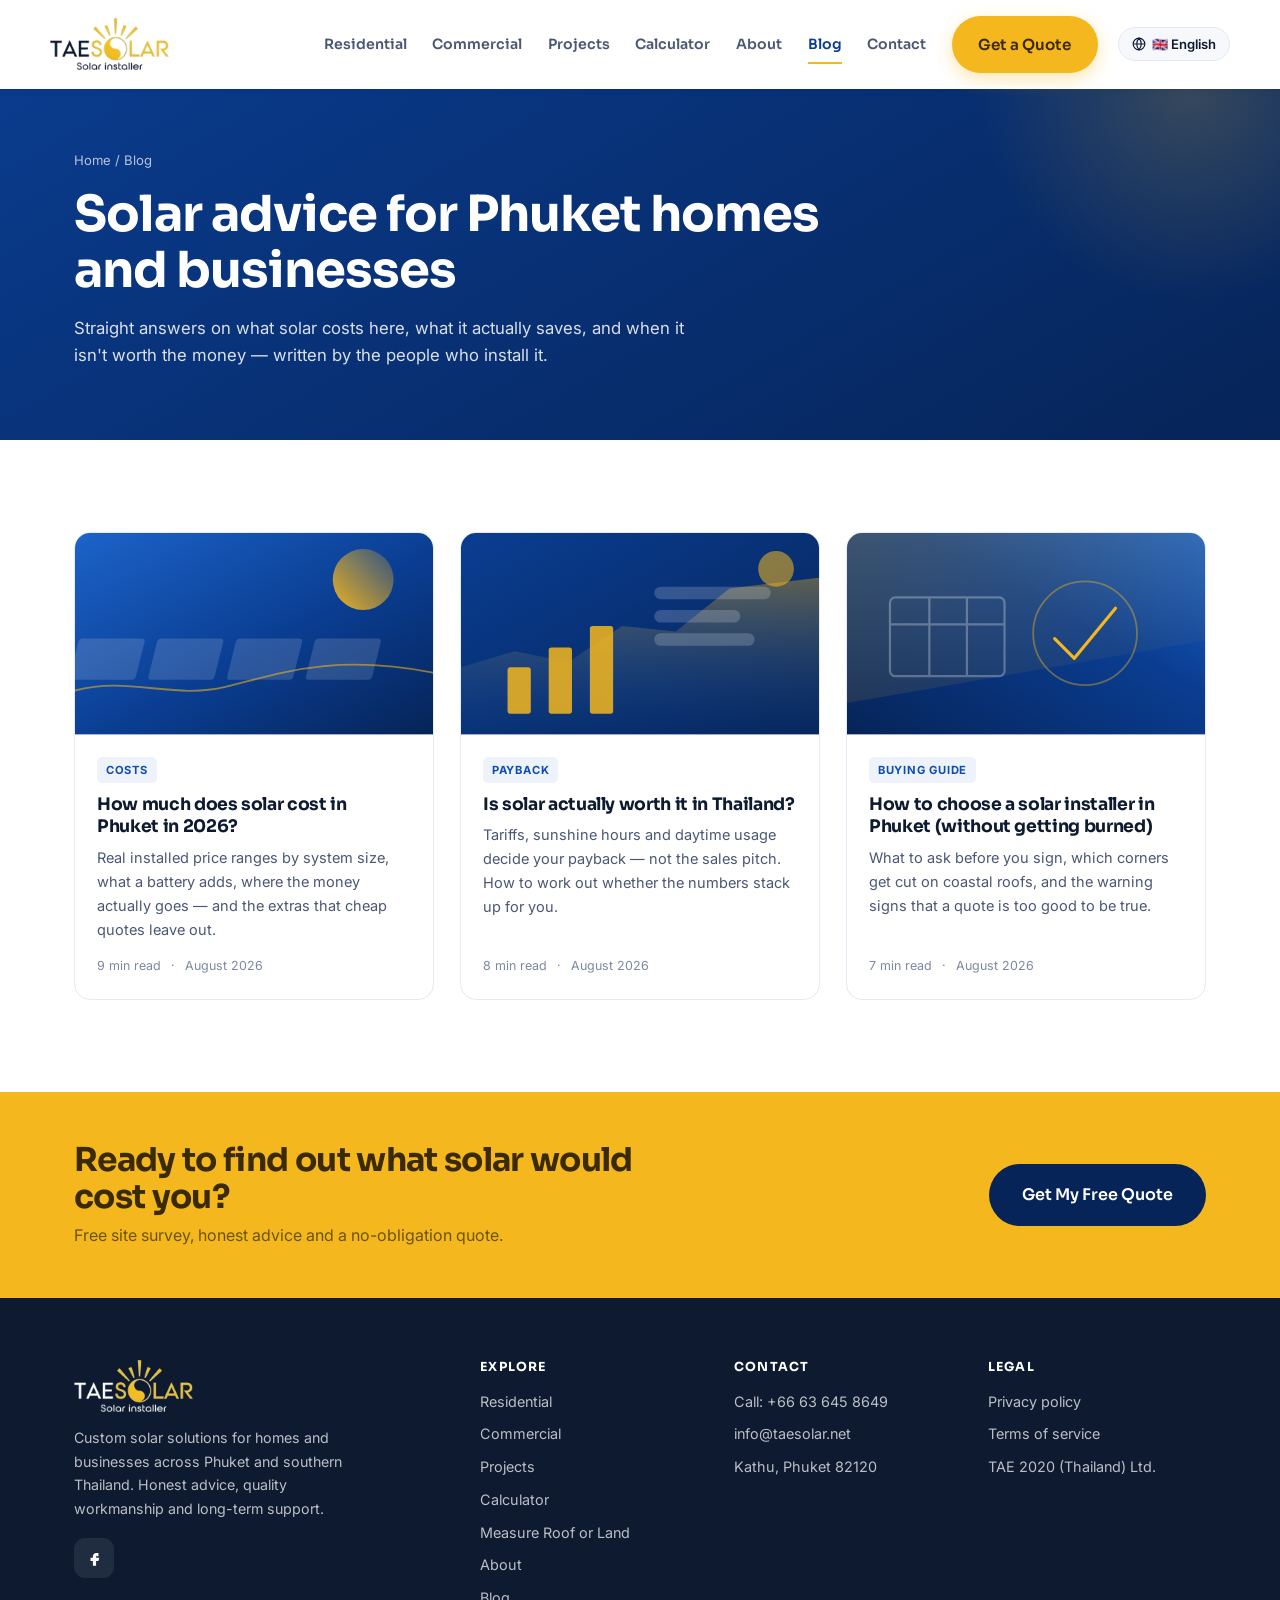
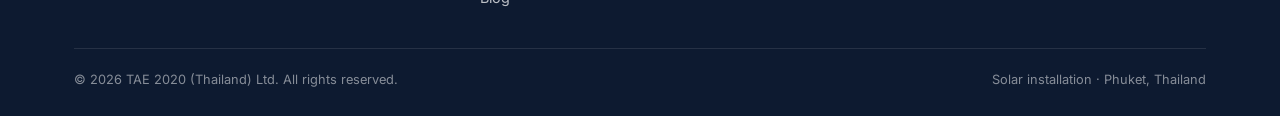
<file: blog/index.html>
<!DOCTYPE html>
<html lang="en">
<head>
<meta charset="UTF-8" />
<meta name="viewport" content="width=device-width, initial-scale=1" />
<title>Solar Advice &amp; Guides for Phuket | TAE Solar Blog</title>
<meta name="description" content="Practical, jargon-free guides to solar in Phuket and Thailand — what systems really cost, whether solar is worth it for your household, and how to choose an installer you can trust." />
<meta name="theme-color" content="#0A3D91" />
<link rel="icon" href="../favicon.svg" type="image/svg+xml" />
<link rel="icon" href="../favicon.png" type="image/png" sizes="64x64" />
<link rel="canonical" href="https://www.taesolar.net/blog/index.html" />
<meta property="og:type" content="website" />
<meta property="og:title" content="Solar Advice &amp; Guides for Phuket | TAE Solar" />
<meta property="og:description" content="Honest guides to solar costs, payback and installers in Phuket and southern Thailand." />
<link rel="preconnect" href="https://fonts.googleapis.com" />
<link rel="preconnect" href="https://fonts.gstatic.com" crossorigin />
<link href="https://fonts.googleapis.com/css2?family=Sora:wght@600;700;800&family=Inter:wght@400;500;600&family=Noto+Sans+Thai:wght@400;600;700&display=swap" rel="stylesheet" />
<link rel="stylesheet" href="../assets/css/site.css?v=20260920a" />
<script type="application/ld+json">
{"@context":"https://schema.org","@type":"Blog","name":"TAE Solar Blog",
"url":"https://www.taesolar.net/blog/index.html",
"description":"Guides and honest advice on rooftop solar for homes and businesses in Phuket and southern Thailand.",
"publisher":{"@type":"Organization","name":"TAE Solar","@id":"https://www.taesolar.net/#business"}}
</script>
</head>
<body>
<a href="#main" class="skip">Skip to content</a>

<header class="site solid">
  <div class="wrap bar">
    <a href="../index.html" class="logo" aria-label="TAE Solar — home"><img class="logo-light" src="../assets/img/logo/tae-solar-logo.png" alt="TAE Solar" width="640" height="279" /><img class="logo-dark" src="../assets/img/logo/tae-solar-logo-dark.png" alt="" aria-hidden="true" width="640" height="279" /></a>
    <nav class="main" id="nav">
      <a class="nl" href="../residential.html" data-i18n="nav.residential">Residential</a>
      <a class="nl" href="../commercial.html" data-i18n="nav.commercial">Commercial</a>
      <a class="nl" href="../projects.html" data-i18n="nav.projects">Projects</a>
      <a class="nl" href="../index.html#calculator" data-i18n="nav.calculator">Calculator</a>
      <a class="nl mobile-only" href="../roof.html" data-i18n="nav.roof">Measure Roof or Land</a>
      <a class="nl" href="../about.html" data-i18n="nav.about">About</a>
      <a class="nl active" href="index.html" data-i18n="nav.blog">Blog</a>
      <a class="nl" href="../contact.html" data-i18n="nav.contact">Contact</a>
      <a class="btn btn-gold" href="../contact.html" data-i18n="nav.quote">Get a Quote</a>
    </nav>
    <div class="header-tools">
      <div class="lang">
        <button class="lang-btn" type="button" aria-haspopup="true" aria-expanded="false">
          <svg viewBox="0 0 24 24" fill="none" stroke="currentColor" stroke-width="2"><circle cx="12" cy="12" r="10"/><path d="M2 12h20M12 2a15 15 0 0 1 0 20 15 15 0 0 1 0-20z"/></svg>
          <span data-lang-current>🇬🇧 English</span>
        </button>
        <div class="lang-menu" role="menu"></div>
      </div>
      <button class="burger" id="burger" aria-label="Open menu" aria-expanded="false" aria-controls="nav"><span></span><span></span><span></span></button>
    </div>
  </div>
</header>
<div class="scrim" id="scrim"></div>

<main id="main">

<section class="page-head">
  <div class="wrap">
    <div class="crumbs"><a href="../index.html" data-i18n="nav.home">Home</a> / <span data-i18n="nav.blog">Blog</span></div>
    <h1>Solar advice for Phuket homes and businesses</h1>
    <p>Straight answers on what solar costs here, what it actually saves, and when it isn't worth the money — written by the people who install it.</p>
  </div>
</section>

<section class="section">
  <div class="wrap">
    <div class="posts">

      <a class="post reveal" href="cost-of-solar-phuket.html">
        <div class="thumb">
          <svg viewBox="0 0 400 225" role="img" aria-label="Abstract illustration of solar panels" preserveAspectRatio="xMidYMid slice">
            <defs>
              <linearGradient id="g1a" x1="0" y1="0" x2="1" y2="1">
                <stop offset="0" stop-color="#1c63c9"/><stop offset="55%" stop-color="#0A3D91"/><stop offset="100%" stop-color="#062458"/>
              </linearGradient>
              <linearGradient id="g1b" x1="0" y1="1" x2="1" y2="0">
                <stop offset="0" stop-color="#F5B71E" stop-opacity=".95"/><stop offset="100%" stop-color="#F5B71E" stop-opacity=".15"/>
              </linearGradient>
            </defs>
            <rect width="400" height="225" fill="url(#g1a)"/>
            <circle cx="322" cy="52" r="34" fill="url(#g1b)"/>
            <g fill="#ffffff" opacity=".14">
              <rect x="34" y="118" width="74" height="46" rx="4" transform="skewX(-14)"/>
              <rect x="122" y="118" width="74" height="46" rx="4" transform="skewX(-14)"/>
              <rect x="210" y="118" width="74" height="46" rx="4" transform="skewX(-14)"/>
              <rect x="298" y="118" width="74" height="46" rx="4" transform="skewX(-14)"/>
            </g>
            <g stroke="#F5B71E" stroke-width="2" opacity=".55" fill="none">
              <path d="M0 176c60-16 110 10 168-4s118-38 232-16"/>
            </g>
          </svg>
        </div>
        <div class="body">
          <span class="tag">Costs</span>
          <h3>How much does solar cost in Phuket in 2026?</h3>
          <p>Real installed price ranges by system size, what a battery adds, where the money actually goes — and the extras that cheap quotes leave out.</p>
          <div class="meta"><span>9 min read</span><span>·</span><span>August 2026</span></div>
        </div>
      </a>

      <a class="post reveal" href="is-solar-worth-it-thailand.html">
        <div class="thumb">
          <svg viewBox="0 0 400 225" role="img" aria-label="Abstract illustration of rising solar output" preserveAspectRatio="xMidYMid slice">
            <defs>
              <linearGradient id="g2a" x1="0" y1="0" x2="1" y2="1">
                <stop offset="0" stop-color="#0A3D91"/><stop offset="100%" stop-color="#062458"/>
              </linearGradient>
              <linearGradient id="g2b" x1="0" y1="1" x2="0" y2="0">
                <stop offset="0" stop-color="#1c63c9" stop-opacity=".1"/><stop offset="100%" stop-color="#F5B71E" stop-opacity=".8"/>
              </linearGradient>
            </defs>
            <rect width="400" height="225" fill="url(#g2a)"/>
            <path d="M0 225V150l60-18 60 12 60-40 60 6 60-48 100-12v175z" fill="url(#g2b)" opacity=".45"/>
            <g fill="#F5B71E" opacity=".85">
              <rect x="52" y="150" width="26" height="52" rx="3"/>
              <rect x="98" y="128" width="26" height="74" rx="3"/>
              <rect x="144" y="104" width="26" height="98" rx="3"/>
            </g>
            <g fill="#ffffff" opacity=".18">
              <rect x="216" y="60" width="130" height="14" rx="7"/>
              <rect x="216" y="86" width="96" height="14" rx="7"/>
              <rect x="216" y="112" width="112" height="14" rx="7"/>
            </g>
            <circle cx="352" cy="40" r="20" fill="#F5B71E" opacity=".55"/>
          </svg>
        </div>
        <div class="body">
          <span class="tag">Payback</span>
          <h3>Is solar actually worth it in Thailand?</h3>
          <p>Tariffs, sunshine hours and daytime usage decide your payback — not the sales pitch. How to work out whether the numbers stack up for you.</p>
          <div class="meta"><span>8 min read</span><span>·</span><span>August 2026</span></div>
        </div>
      </a>

      <a class="post reveal" href="choosing-a-solar-installer-phuket.html">
        <div class="thumb">
          <svg viewBox="0 0 400 225" role="img" aria-label="Abstract illustration of a solar array and checklist" preserveAspectRatio="xMidYMid slice">
            <defs>
              <linearGradient id="g3a" x1="0" y1="1" x2="1" y2="0">
                <stop offset="0" stop-color="#062458"/><stop offset="60%" stop-color="#0A3D91"/><stop offset="100%" stop-color="#1c63c9"/>
              </linearGradient>
              <linearGradient id="g3b" x1="0" y1="0" x2="1" y2="1">
                <stop offset="0" stop-color="#F5B71E"/><stop offset="100%" stop-color="#F5B71E" stop-opacity="0"/>
              </linearGradient>
            </defs>
            <rect width="400" height="225" fill="url(#g3a)"/>
            <path d="M0 0h400v120L0 190z" fill="url(#g3b)" opacity=".22"/>
            <g fill="none" stroke="#ffffff" stroke-width="2.5" opacity=".28">
              <rect x="48" y="72" width="128" height="88" rx="6"/>
              <path d="M48 102h128M92 72v88M134 72v88"/>
            </g>
            <g fill="none" stroke="#F5B71E" stroke-width="3.5" stroke-linecap="round" stroke-linejoin="round">
              <path d="M232 118l22 22 46-56"/>
            </g>
            <circle cx="266" cy="112" r="58" fill="none" stroke="#F5B71E" stroke-width="2" opacity=".4"/>
          </svg>
        </div>
        <div class="body">
          <span class="tag">Buying guide</span>
          <h3>How to choose a solar installer in Phuket (without getting burned)</h3>
          <p>What to ask before you sign, which corners get cut on coastal roofs, and the warning signs that a quote is too good to be true.</p>
          <div class="meta"><span>7 min read</span><span>·</span><span>August 2026</span></div>
        </div>
      </a>

    </div>
  </div>
</section>

<section class="cta-band">
  <div class="wrap">
    <div><h2 data-i18n="cta.h2">Ready to find out what solar would cost you?</h2><p data-i18n="cta.p">Free site survey, honest advice and a no-obligation quote.</p></div>
    <a class="btn btn-blue btn-lg" href="../contact.html" data-i18n="cta.btn">Get My Free Quote</a>
  </div>
</section>

</main>

<footer class="site">
  <div class="wrap">
    <div class="cols">
      <div>
        <div class="logo"><img src="../assets/img/logo/tae-solar-logo.png" alt="TAE Solar" width="640" height="279" loading="lazy" /></div>
        <p data-i18n="foot.blurb">Custom solar solutions for homes and businesses across Phuket and southern Thailand. Honest advice, quality workmanship and long-term support.</p>
        <div class="socials">
          <a href="https://www.facebook.com/taesolar" target="_blank" rel="noopener" aria-label="Facebook"><svg viewBox="0 0 24 24" fill="currentColor"><path d="M14 9h3V5h-3c-2.2 0-4 1.8-4 4v2H7v4h3v6h4v-6h3l1-4h-4V9c0-.6.4-1 1-1z"/></svg></a>
          <a href="#" class="line-pending" data-line target="_blank" rel="noopener" aria-label="LINE"><svg viewBox="0 0 24 24" fill="currentColor"><path d="M12 3C6.5 3 2 6.6 2 11c0 3.9 3.5 7.2 8.3 7.9.3.1.7.2.8.5.1.3.1.7 0 1l-.1.8c0 .3-.2 1 .9.6 1.1-.5 6-3.5 8.2-6C21.4 14.1 22 12.6 22 11c0-4.4-4.5-8-10-8z"/></svg></a>
        </div>
      </div>
      <div><h4 data-i18n="foot.explore">Explore</h4><ul>
        <li><a href="../residential.html" data-i18n="nav.residential">Residential</a></li>
        <li><a href="../commercial.html" data-i18n="nav.commercial">Commercial</a></li>
        <li><a href="../projects.html" data-i18n="nav.projects">Projects</a></li>
        <li><a href="../index.html#calculator" data-i18n="nav.calculator">Calculator</a></li>
        <li><a href="../roof.html" data-i18n="nav.roof">Measure Roof or Land</a></li>
        <li><a href="../about.html" data-i18n="nav.about">About</a></li>
        <li><a href="index.html" data-i18n="nav.blog">Blog</a></li></ul></div>
      <div><h4 data-i18n="foot.contact">Contact</h4><ul>
        <li><a href="tel:+66636458649">Call: +66 63 645 8649</a></li>
        <li><a href="mailto:info@taesolar.net">info@taesolar.net</a></li>
        <li>Kathu, Phuket 82120</li></ul></div>
      <div><h4 data-i18n="foot.legal">Legal</h4><ul>
        <li><a href="#" data-i18n="foot.privacy">Privacy policy</a></li>
        <li><a href="#" data-i18n="foot.terms">Terms of service</a></li>
        <li data-i18n="foot.company">TAE 2020 (Thailand) Ltd.</li></ul></div>
    </div>
    <div class="bottom">
      <span>© <span id="yr"></span> TAE 2020 (Thailand) Ltd. <span data-i18n="foot.rights">All rights reserved.</span></span>
      <span>Solar installation · Phuket, Thailand</span>
    </div>
  </div>
</footer>

<div class="mobile-cta">
  <a class="btn btn-outline" href="tel:+66636458649"><svg viewBox="0 0 24 24" fill="none" stroke="currentColor" stroke-width="2" aria-hidden="true"><path d="M22 16.9v3a2 2 0 0 1-2.2 2 19.8 19.8 0 0 1-8.6-3.1 19.5 19.5 0 0 1-6-6 19.8 19.8 0 0 1-3.1-8.7A2 2 0 0 1 4.1 2h3a2 2 0 0 1 2 1.7c.1.9.4 1.8.7 2.7a2 2 0 0 1-.5 2.1L8.1 9.9a16 16 0 0 0 6 6l1.4-1.2a2 2 0 0 1 2.1-.5c.9.3 1.8.6 2.7.7a2 2 0 0 1 1.7 2z"/></svg><span data-i18n="mob.call">Call</span></a>
  <a class="btn btn-gold" href="../contact.html" data-i18n="mob.quote">Free Quote</a>
</div>

<script src="../assets/js/i18n.js?v=20260920a"></script>
<script src="../assets/js/site.js?v=20260920a"></script>
</body>
</html>
</file>
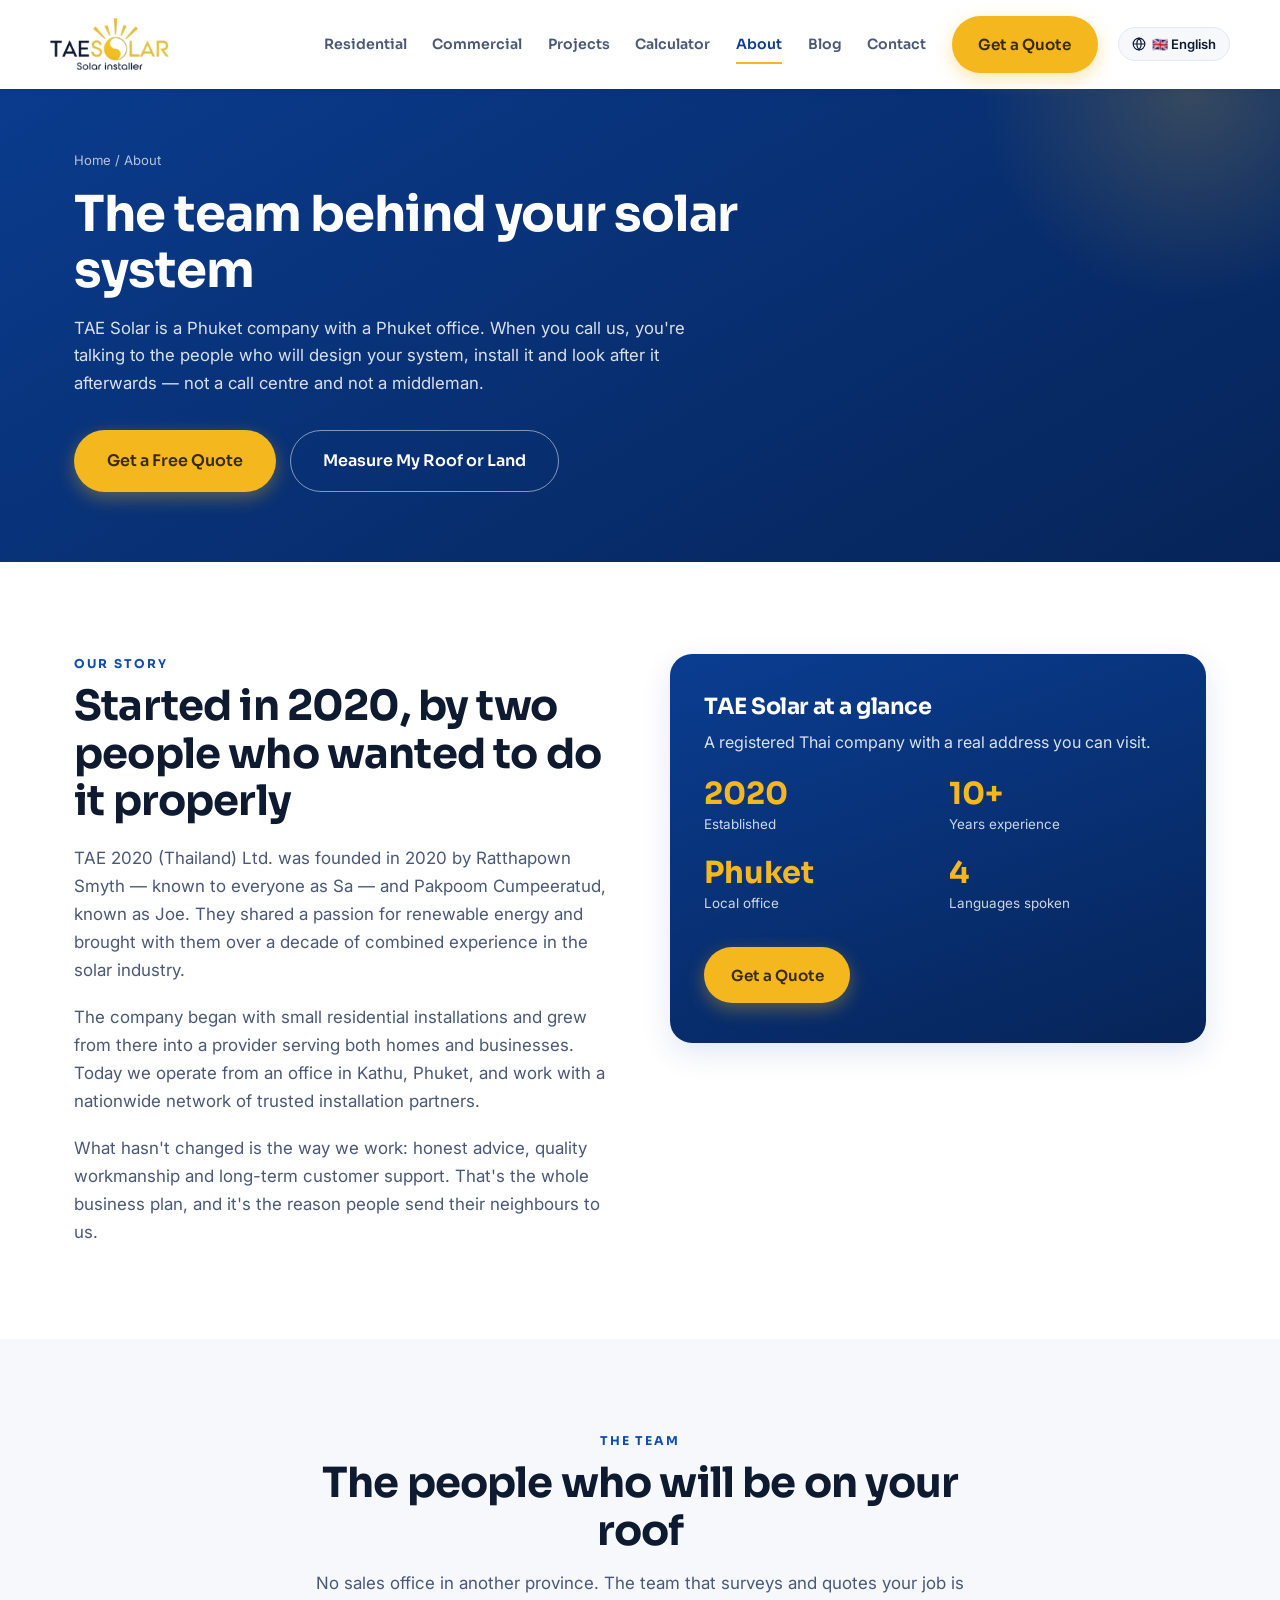
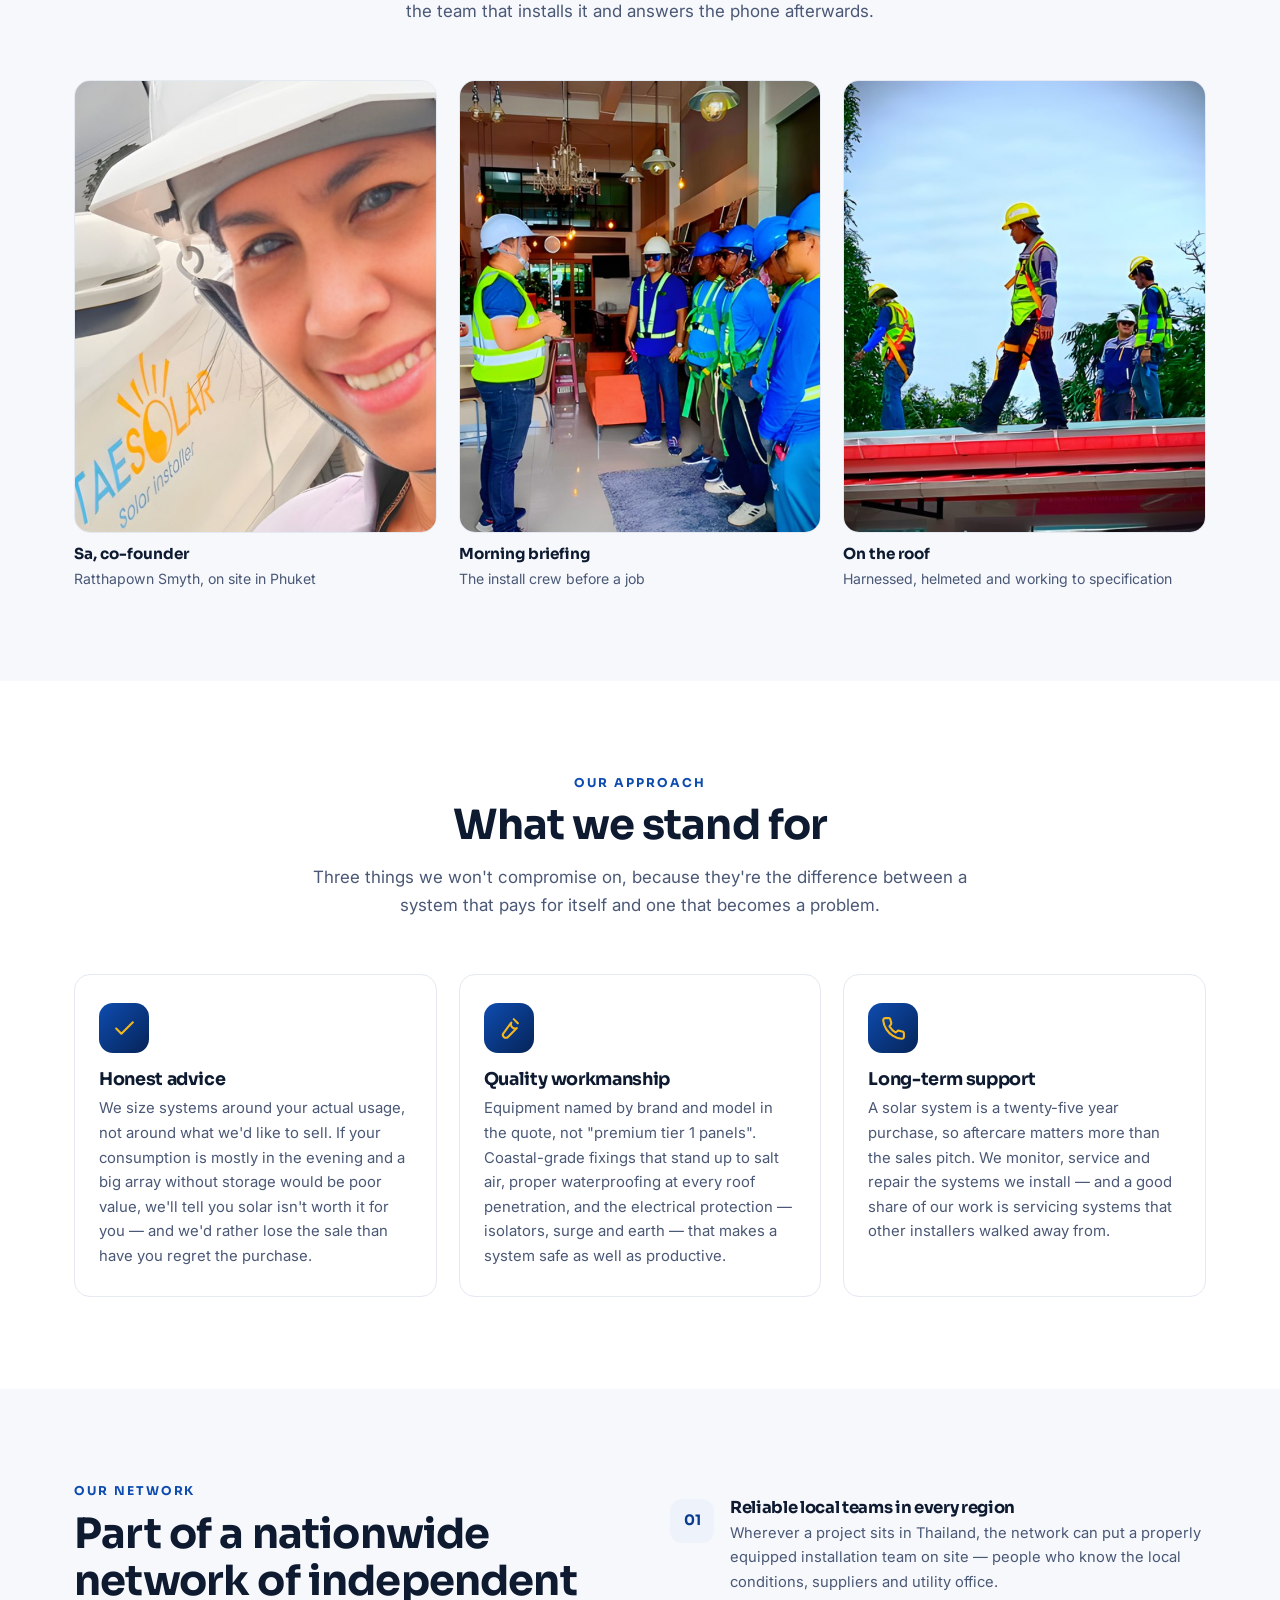
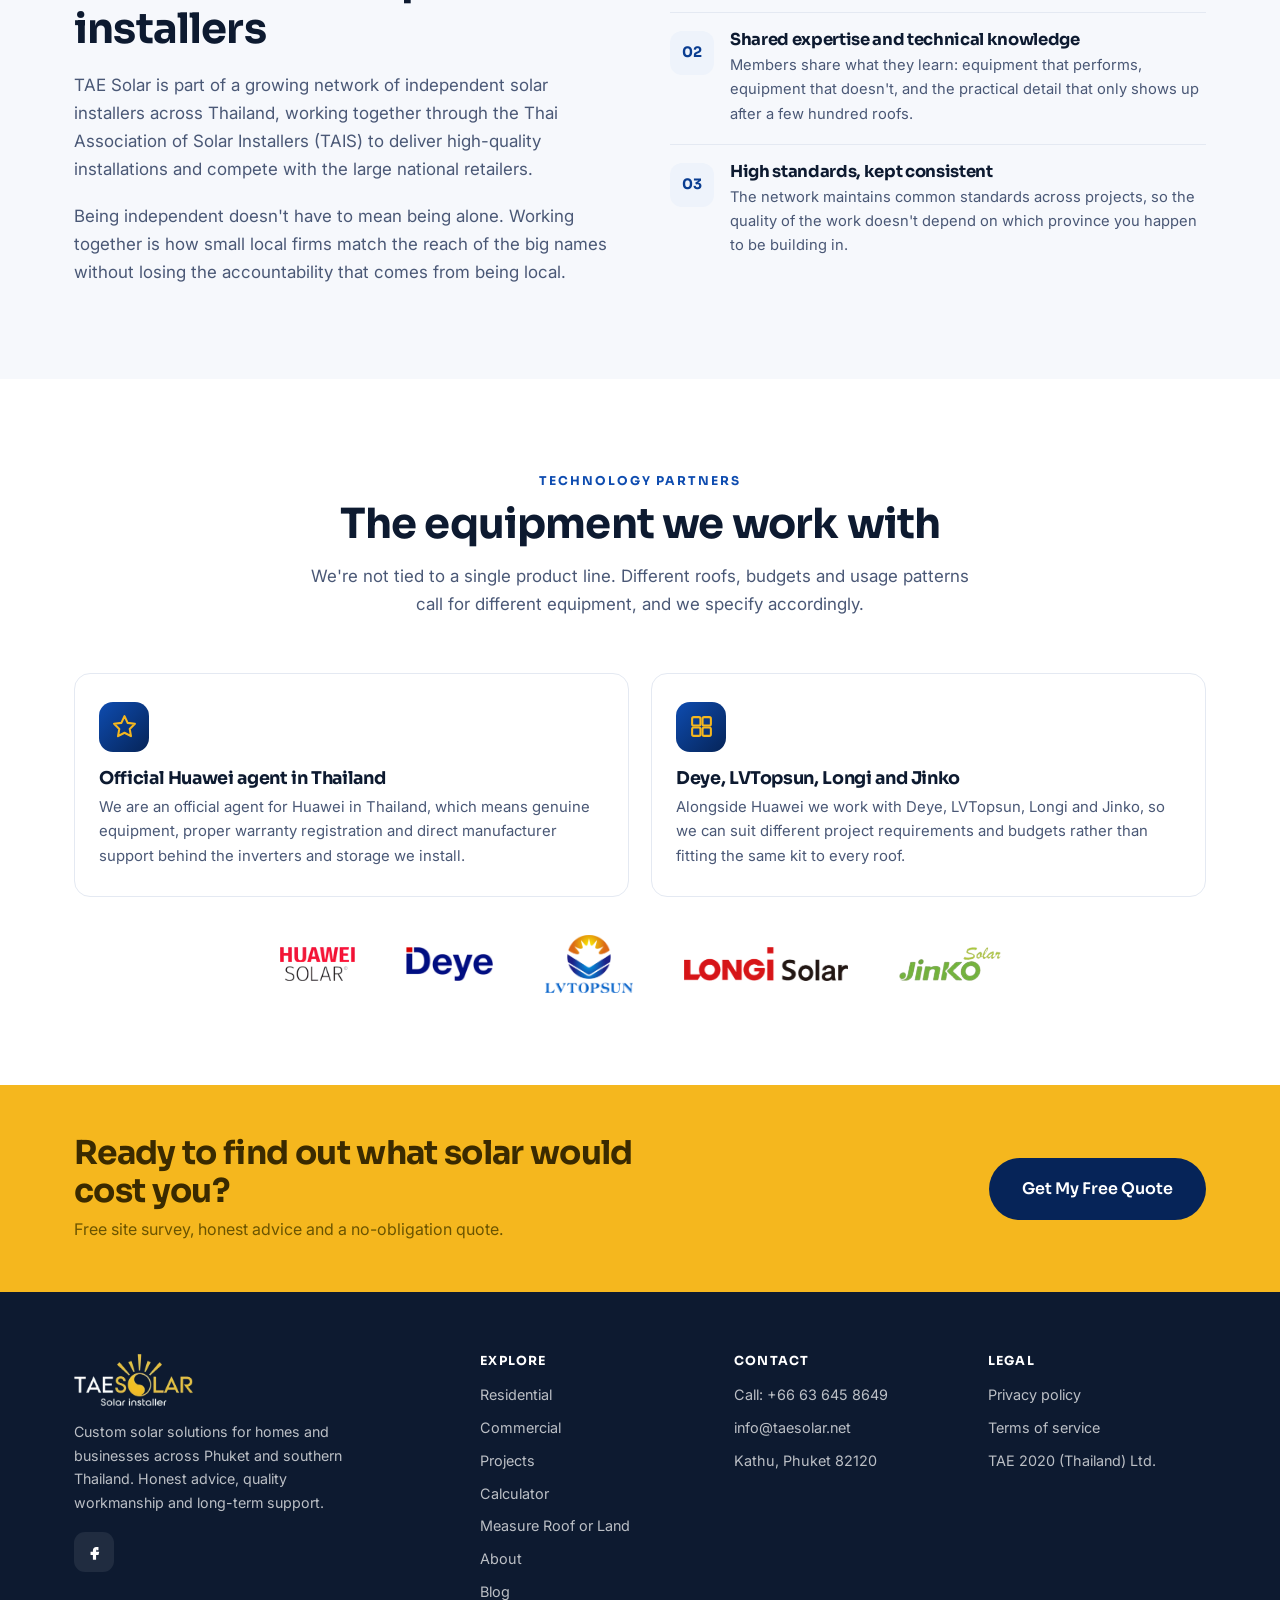
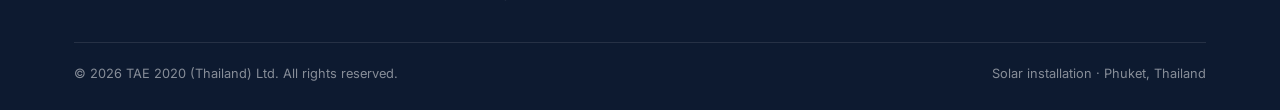
<file: about.html>
<!DOCTYPE html>
<html lang="en">
<head>
<meta charset="UTF-8" />
<meta name="viewport" content="width=device-width, initial-scale=1" />
<title>About TAE Solar | Local Solar Installers in Phuket Since 2020</title>
<meta name="description" content="TAE 2020 (Thailand) Ltd. was founded in 2020 by Sa and Joe and works from an office in Kathu, Phuket. Honest advice, quality workmanship and long-term support for homes and businesses." />
<meta name="theme-color" content="#0A3D91" />
<link rel="icon" href="favicon.svg" type="image/svg+xml" />
<link rel="icon" href="favicon.png" type="image/png" sizes="64x64" />
<link rel="canonical" href="https://www.taesolar.net/about.html" />
<meta property="og:type" content="website" />
<meta property="og:title" content="About TAE Solar | Local Solar Installers in Phuket" />
<meta property="og:description" content="Founded in 2020 and based in Kathu, Phuket. Meet the team behind your solar system." />
<link rel="preconnect" href="https://fonts.googleapis.com" />
<link rel="preconnect" href="https://fonts.gstatic.com" crossorigin />
<link href="https://fonts.googleapis.com/css2?family=Sora:wght@600;700;800&family=Inter:wght@400;500;600&family=Noto+Sans+Thai:wght@400;600;700&display=swap" rel="stylesheet" />
<link rel="stylesheet" href="assets/css/site.css?v=20260920a" />
<script type="application/ld+json">
{"@context":"https://schema.org","@type":"AboutPage","name":"About TAE Solar",
"description":"The story, values and partner network behind TAE 2020 (Thailand) Ltd., a solar installation company based in Kathu, Phuket.",
"mainEntity":{"@type":"LocalBusiness","name":"TAE Solar","@id":"https://www.taesolar.net/#business",
"legalName":"TAE 2020 (Thailand) Ltd.","foundingDate":"2020",
"founder":[{"@type":"Person","name":"Ratthapown Smyth"},{"@type":"Person","name":"Pakpoom Cumpeeratud"}],
"address":{"@type":"PostalAddress","streetAddress":"119/6 Moo 1, Vichitsongkram Road, Kathu Subdistrict","addressLocality":"Kathu District","addressRegion":"Phuket","postalCode":"82120","addressCountry":"TH"},
"areaServed":{"@type":"AdministrativeArea","name":"Phuket, Thailand"}}}
</script>
</head>
<body>
<a href="#main" class="skip">Skip to content</a>

<header class="site solid">
  <div class="wrap bar">
    <a href="index.html" class="logo" aria-label="TAE Solar — home"><img class="logo-light" src="assets/img/logo/tae-solar-logo.png" alt="TAE Solar" width="640" height="279" /><img class="logo-dark" src="assets/img/logo/tae-solar-logo-dark.png" alt="" aria-hidden="true" width="640" height="279" /></a>
    <nav class="main" id="nav">
      <a class="nl" href="residential.html" data-i18n="nav.residential">Residential</a>
      <a class="nl" href="commercial.html" data-i18n="nav.commercial">Commercial</a>
      <a class="nl" href="projects.html" data-i18n="nav.projects">Projects</a>
      <a class="nl" href="index.html#calculator" data-i18n="nav.calculator">Calculator</a>
      <a class="nl mobile-only" href="roof.html" data-i18n="nav.roof">Measure Roof or Land</a>
      <a class="nl active" href="about.html" data-i18n="nav.about">About</a>
      <a class="nl" href="blog/index.html" data-i18n="nav.blog">Blog</a>
      <a class="nl" href="contact.html" data-i18n="nav.contact">Contact</a>
      <a class="btn btn-gold" href="contact.html" data-i18n="nav.quote">Get a Quote</a>
    </nav>
    <div class="header-tools">
      <div class="lang">
        <button class="lang-btn" type="button" aria-haspopup="true" aria-expanded="false">
          <svg viewBox="0 0 24 24" fill="none" stroke="currentColor" stroke-width="2"><circle cx="12" cy="12" r="10"/><path d="M2 12h20M12 2a15 15 0 0 1 0 20 15 15 0 0 1 0-20z"/></svg>
          <span data-lang-current>🇬🇧 English</span>
        </button>
        <div class="lang-menu" role="menu"></div>
      </div>
      <button class="burger" id="burger" aria-label="Open menu" aria-expanded="false" aria-controls="nav"><span></span><span></span><span></span></button>
    </div>
  </div>
</header>
<div class="scrim" id="scrim"></div>

<main id="main">

<section class="page-head">
  <div class="wrap">
    <div class="crumbs"><a href="index.html" data-i18n="nav.home">Home</a> / <span data-i18n="nav.about">About</span></div>
    <h1>The team behind your solar system</h1>
    <p>TAE Solar is a Phuket company with a Phuket office. When you call us, you're talking to the people who will design your system, install it and look after it afterwards — not a call centre and not a middleman.</p>
    <div class="cta-row mt-3" style="display:flex;gap:.9rem;flex-wrap:wrap">
      <a class="btn btn-gold btn-lg" href="contact.html" data-i18n="hero.cta1">Get a Free Quote</a>
      <a class="btn btn-ghost btn-lg" href="index.html#calculator" data-i18n="hero.cta2">Calculate My Savings</a>
    </div>
  </div>
</section>

<!-- Founding story -->
<section class="section">
  <div class="wrap grid-2 top">
    <div class="reveal">
      <span class="eyebrow">Our Story</span>
      <h2 class="mt-1">Started in 2020, by two people who wanted to do it properly</h2>
      <p class="lead mt-2">TAE 2020 (Thailand) Ltd. was founded in 2020 by Ratthapown Smyth — known to everyone as Sa — and Pakpoom Cumpeeratud, known as Joe. They shared a passion for renewable energy and brought with them over a decade of combined experience in the solar industry.</p>
      <p class="lead mt-2">The company began with small residential installations and grew from there into a provider serving both homes and businesses. Today we operate from an office in Kathu, Phuket, and work with a nationwide network of trusted installation partners.</p>
      <p class="lead mt-2">What hasn't changed is the way we work: honest advice, quality workmanship and long-term customer support. That's the whole business plan, and it's the reason people send their neighbours to us.</p>
    </div>
    <div class="panel reveal">
      <h3>TAE Solar at a glance</h3>
      <p>A registered Thai company with a real address you can visit.</p>
      <div class="stats">
        <div class="stat"><b>2020</b><span>Established</span></div>
        <div class="stat"><b>10+</b><span>Years experience</span></div>
        <div class="stat"><b>Phuket</b><span>Local office</span></div>
        <div class="stat"><b>4</b><span>Languages spoken</span></div>
      </div>
      <a class="btn btn-gold mt-3" href="contact.html" data-i18n="nav.quote">Get a Quote</a>
    </div>
  </div>
</section>

<!-- Team -->
<section class="section soft">
  <div class="wrap">
    <div class="head-center reveal">
      <span class="eyebrow">The Team</span>
      <h2 class="mt-1">The people who will be on your roof</h2>
      <p class="lead">No sales office in another province. The team that surveys and quotes your job is the team that installs it and answers the phone afterwards.</p>
    </div>
    <div class="photo-row">
      <figure class="reveal"><span class="ph portrait"><img src="assets/img/home/sa-owner-800.jpg" srcset="assets/img/home/sa-owner-800.jpg 800w, assets/img/home/sa-owner.jpg 1600w" sizes="(max-width:760px) 100vw, (max-width:1000px) 50vw, 33vw" width="640" height="800" alt="Sa, co-founder of TAE Solar, in a hard hat on site" loading="lazy" decoding="async" /></span>
        <figcaption><b>Sa, co-founder</b>Ratthapown Smyth, on site in Phuket</figcaption></figure>
      <figure class="reveal"><span class="ph portrait"><img src="assets/img/home/team-meeting-800.jpg" srcset="assets/img/home/team-meeting-800.jpg 800w, assets/img/home/team-meeting.jpg 1600w" sizes="(max-width:760px) 100vw, (max-width:1000px) 50vw, 33vw" width="640" height="800" alt="TAE Solar installation crew in high-visibility vests at a morning briefing" loading="lazy" decoding="async" /></span>
        <figcaption><b>Morning briefing</b>The install crew before a job</figcaption></figure>
      <figure class="reveal"><span class="ph portrait"><img src="assets/img/home/technicians-on-roof-800.jpg" srcset="assets/img/home/technicians-on-roof-800.jpg 800w, assets/img/home/technicians-on-roof.jpg 1600w" sizes="(max-width:760px) 100vw, (max-width:1000px) 50vw, 33vw" width="640" height="800" alt="Three TAE Solar technicians in harnesses walking along a roof" loading="lazy" decoding="async" /></span>
        <figcaption><b>On the roof</b>Harnessed, helmeted and working to specification</figcaption></figure>
    </div>
  </div>
</section>

<!-- Values -->
<section class="section">
  <div class="wrap">
    <div class="head-center reveal">
      <span class="eyebrow">Our Approach</span>
      <h2 class="mt-1">What we stand for</h2>
      <p class="lead">Three things we won't compromise on, because they're the difference between a system that pays for itself and one that becomes a problem.</p>
    </div>
    <div class="cards c3">
      <div class="card reveal">
        <div class="ico"><svg viewBox="0 0 24 24" fill="none" stroke="currentColor" stroke-width="2" stroke-linecap="round" stroke-linejoin="round"><path d="M20 6 9 17l-5-5"/></svg></div>
        <h3>Honest advice</h3>
        <p>We size systems around your actual usage, not around what we'd like to sell. If your consumption is mostly in the evening and a big array without storage would be poor value, we'll tell you solar isn't worth it for you — and we'd rather lose the sale than have you regret the purchase.</p>
      </div>
      <div class="card reveal">
        <div class="ico"><svg viewBox="0 0 24 24" fill="none" stroke="currentColor" stroke-width="2" stroke-linecap="round" stroke-linejoin="round"><path d="M14.7 6.3a4 4 0 0 0 5.3 5.3l-8.5 8.5a2.8 2.8 0 0 1-4-4z"/><path d="m17 3 4 4"/></svg></div>
        <h3>Quality workmanship</h3>
        <p>Equipment named by brand and model in the quote, not "premium tier 1 panels". Coastal-grade fixings that stand up to salt air, proper waterproofing at every roof penetration, and the electrical protection — isolators, surge and earth — that makes a system safe as well as productive.</p>
      </div>
      <div class="card reveal">
        <div class="ico"><svg viewBox="0 0 24 24" fill="none" stroke="currentColor" stroke-width="2" stroke-linecap="round" stroke-linejoin="round"><path d="M22 16.9v3a2 2 0 0 1-2.2 2 19.8 19.8 0 0 1-8.6-3.1 19.5 19.5 0 0 1-6-6 19.8 19.8 0 0 1-3.1-8.7A2 2 0 0 1 4.1 2h3a2 2 0 0 1 2 1.7c.1.9.4 1.8.7 2.7a2 2 0 0 1-.5 2.1L8.1 9.9a16 16 0 0 0 6 6l1.4-1.2a2 2 0 0 1 2.1-.5c.9.3 1.8.6 2.7.7a2 2 0 0 1 1.7 2z"/></svg></div>
        <h3>Long-term support</h3>
        <p>A solar system is a twenty-five year purchase, so aftercare matters more than the sales pitch. We monitor, service and repair the systems we install — and a good share of our work is servicing systems that other installers walked away from.</p>
      </div>
    </div>
  </div>
</section>

<!-- Installer network / TAIS -->
<section class="section soft">
  <div class="wrap grid-2 top">
    <div class="reveal">
      <span class="eyebrow">Our Network</span>
      <h2 class="mt-1">Part of a nationwide network of independent installers</h2>
      <p class="lead mt-2">TAE Solar is part of a growing network of independent solar installers across Thailand, working together through the Thai Association of Solar Installers (TAIS) to deliver high-quality installations and compete with the large national retailers.</p>
      <p class="lead mt-2">Being independent doesn't have to mean being alone. Working together is how small local firms match the reach of the big names without losing the accountability that comes from being local.</p>
    </div>
    <div class="reveal">
      <div class="feat"><div class="n">01</div><div><h3>Reliable local teams in every region</h3><p>Wherever a project sits in Thailand, the network can put a properly equipped installation team on site — people who know the local conditions, suppliers and utility office.</p></div></div>
      <div class="feat"><div class="n">02</div><div><h3>Shared expertise and technical knowledge</h3><p>Members share what they learn: equipment that performs, equipment that doesn't, and the practical detail that only shows up after a few hundred roofs.</p></div></div>
      <div class="feat"><div class="n">03</div><div><h3>High standards, kept consistent</h3><p>The network maintains common standards across projects, so the quality of the work doesn't depend on which province you happen to be building in.</p></div></div>
    </div>
  </div>
</section>

<!-- Brand partners -->
<section class="section">
  <div class="wrap">
    <div class="head-center reveal">
      <span class="eyebrow">Technology Partners</span>
      <h2 class="mt-1">The equipment we work with</h2>
      <p class="lead">We're not tied to a single product line. Different roofs, budgets and usage patterns call for different equipment, and we specify accordingly.</p>
    </div>
    <div class="cards c2">
      <div class="card reveal">
        <div class="ico"><svg viewBox="0 0 24 24" fill="none" stroke="currentColor" stroke-width="2" stroke-linecap="round" stroke-linejoin="round"><path d="m12 2 3 6.5 7 .9-5 4.9 1.2 7L12 18l-6.2 3.3L7 14.3 2 9.4l7-.9z"/></svg></div>
        <h3>Official Huawei agent in Thailand</h3>
        <p>We are an official agent for Huawei in Thailand, which means genuine equipment, proper warranty registration and direct manufacturer support behind the inverters and storage we install.</p>
      </div>
      <div class="card reveal">
        <div class="ico"><svg viewBox="0 0 24 24" fill="none" stroke="currentColor" stroke-width="2" stroke-linecap="round" stroke-linejoin="round"><rect x="3" y="3" width="8" height="8" rx="1.5"/><rect x="13" y="3" width="8" height="8" rx="1.5"/><rect x="3" y="13" width="8" height="8" rx="1.5"/><rect x="13" y="13" width="8" height="8" rx="1.5"/></svg></div>
        <h3>Deye, LVTopsun, Longi and Jinko</h3>
        <p>Alongside Huawei we work with Deye, LVTopsun, Longi and Jinko, so we can suit different project requirements and budgets rather than fitting the same kit to every roof.</p>
      </div>
    </div>
    <div class="brand-row reveal" aria-label="Technology partners">
      <img src="assets/img/brands/huawei.png" alt="Huawei Solar" width="400" height="180" loading="lazy" />
      <img src="assets/img/brands/deye.png" alt="Deye" width="400" height="156" loading="lazy" />
      <img class="tall" src="assets/img/brands/lvtopsun.png" alt="LVTopsun" width="400" height="263" loading="lazy" />
      <img src="assets/img/brands/longi.png" alt="Longi Solar" width="400" height="83" loading="lazy" />
      <img src="assets/img/brands/jinko.png" alt="Jinko Solar" width="400" height="134" loading="lazy" />
    </div>
  </div>
</section>

<section class="cta-band">
  <div class="wrap">
    <div><h2 data-i18n="cta.h2">Ready to find out what solar would cost you?</h2><p data-i18n="cta.p">Free site survey, honest advice and a no-obligation quote.</p></div>
    <a class="btn btn-blue btn-lg" href="contact.html" data-i18n="cta.btn">Get My Free Quote</a>
  </div>
</section>

</main>

<footer class="site">
  <div class="wrap">
    <div class="cols">
      <div>
        <div class="logo"><img src="assets/img/logo/tae-solar-logo.png" alt="TAE Solar" width="640" height="279" loading="lazy" /></div>
        <p data-i18n="foot.blurb">Custom solar solutions for homes and businesses across Phuket and southern Thailand. Honest advice, quality workmanship and long-term support.</p>
        <div class="socials">
          <a href="https://www.facebook.com/taesolar" target="_blank" rel="noopener" aria-label="Facebook"><svg viewBox="0 0 24 24" fill="currentColor"><path d="M14 9h3V5h-3c-2.2 0-4 1.8-4 4v2H7v4h3v6h4v-6h3l1-4h-4V9c0-.6.4-1 1-1z"/></svg></a>
          <a href="#" class="line-pending" data-line target="_blank" rel="noopener" aria-label="LINE"><svg viewBox="0 0 24 24" fill="currentColor"><path d="M12 3C6.5 3 2 6.6 2 11c0 3.9 3.5 7.2 8.3 7.9.3.1.7.2.8.5.1.3.1.7 0 1l-.1.8c0 .3-.2 1 .9.6 1.1-.5 6-3.5 8.2-6C21.4 14.1 22 12.6 22 11c0-4.4-4.5-8-10-8z"/></svg></a>
        </div>
      </div>
      <div><h4 data-i18n="foot.explore">Explore</h4><ul>
        <li><a href="residential.html" data-i18n="nav.residential">Residential</a></li>
        <li><a href="commercial.html" data-i18n="nav.commercial">Commercial</a></li>
        <li><a href="projects.html" data-i18n="nav.projects">Projects</a></li>
        <li><a href="index.html#calculator" data-i18n="nav.calculator">Calculator</a></li>
        <li><a href="roof.html" data-i18n="nav.roof">Measure Roof or Land</a></li>
        <li><a href="about.html" data-i18n="nav.about">About</a></li>
        <li><a href="blog/index.html" data-i18n="nav.blog">Blog</a></li></ul></div>
      <div><h4 data-i18n="foot.contact">Contact</h4><ul>
        <li><a href="tel:+66636458649">Call: +66 63 645 8649</a></li>
        <li><a href="mailto:info@taesolar.net">info@taesolar.net</a></li>
        <li>Kathu, Phuket 82120</li></ul></div>
      <div><h4 data-i18n="foot.legal">Legal</h4><ul>
        <li><a href="#" data-i18n="foot.privacy">Privacy policy</a></li>
        <li><a href="#" data-i18n="foot.terms">Terms of service</a></li>
        <li data-i18n="foot.company">TAE 2020 (Thailand) Ltd.</li></ul></div>
    </div>
    <div class="bottom">
      <span>© <span id="yr"></span> TAE 2020 (Thailand) Ltd. <span data-i18n="foot.rights">All rights reserved.</span></span>
      <span>Solar installation · Phuket, Thailand</span>
    </div>
  </div>
</footer>

<div class="mobile-cta">
  <a class="btn btn-outline" href="tel:+66636458649"><svg viewBox="0 0 24 24" fill="none" stroke="currentColor" stroke-width="2" aria-hidden="true"><path d="M22 16.9v3a2 2 0 0 1-2.2 2 19.8 19.8 0 0 1-8.6-3.1 19.5 19.5 0 0 1-6-6 19.8 19.8 0 0 1-3.1-8.7A2 2 0 0 1 4.1 2h3a2 2 0 0 1 2 1.7c.1.9.4 1.8.7 2.7a2 2 0 0 1-.5 2.1L8.1 9.9a16 16 0 0 0 6 6l1.4-1.2a2 2 0 0 1 2.1-.5c.9.3 1.8.6 2.7.7a2 2 0 0 1 1.7 2z"/></svg><span data-i18n="mob.call">Call</span></a>
  <a class="btn btn-gold" href="contact.html" data-i18n="mob.quote">Free Quote</a>
</div>

<script src="assets/js/i18n.js?v=20260920a"></script>
<script src="assets/js/site.js?v=20260920a"></script>
</body>
</html>
</file>
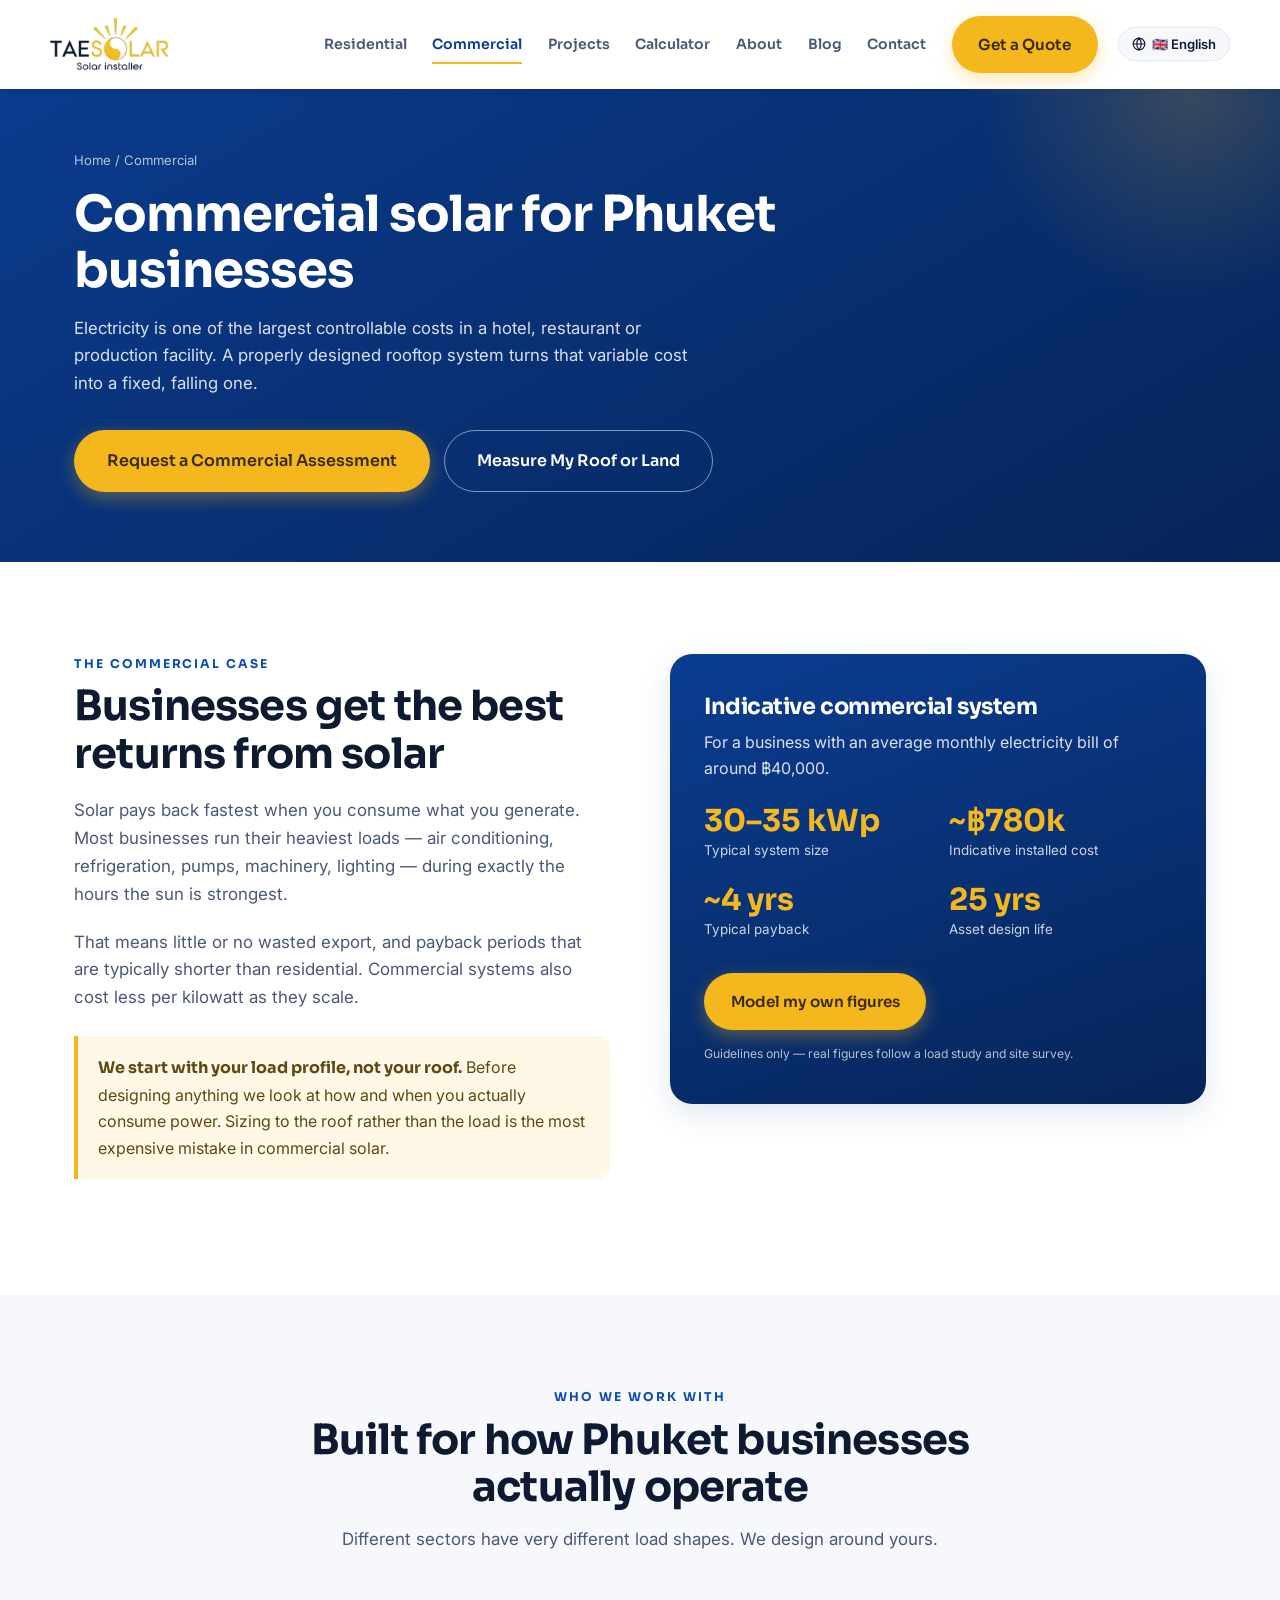
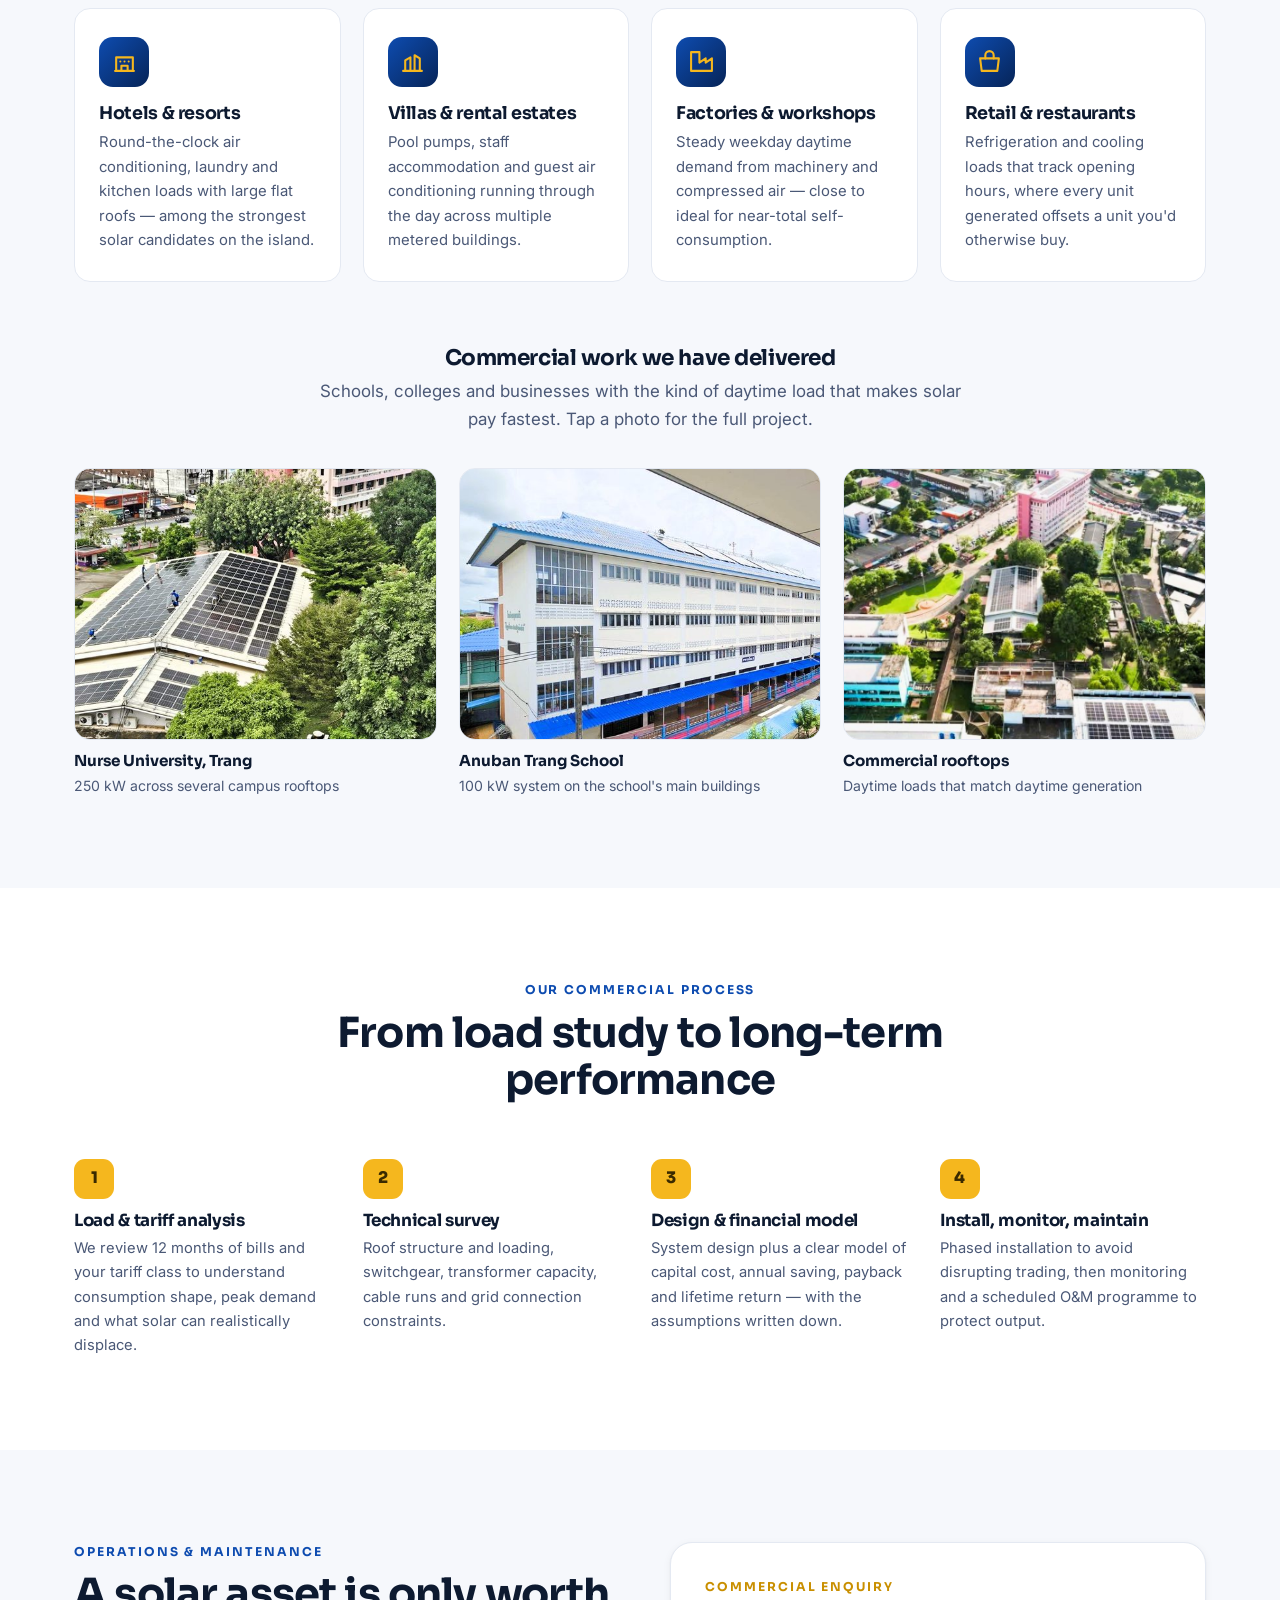
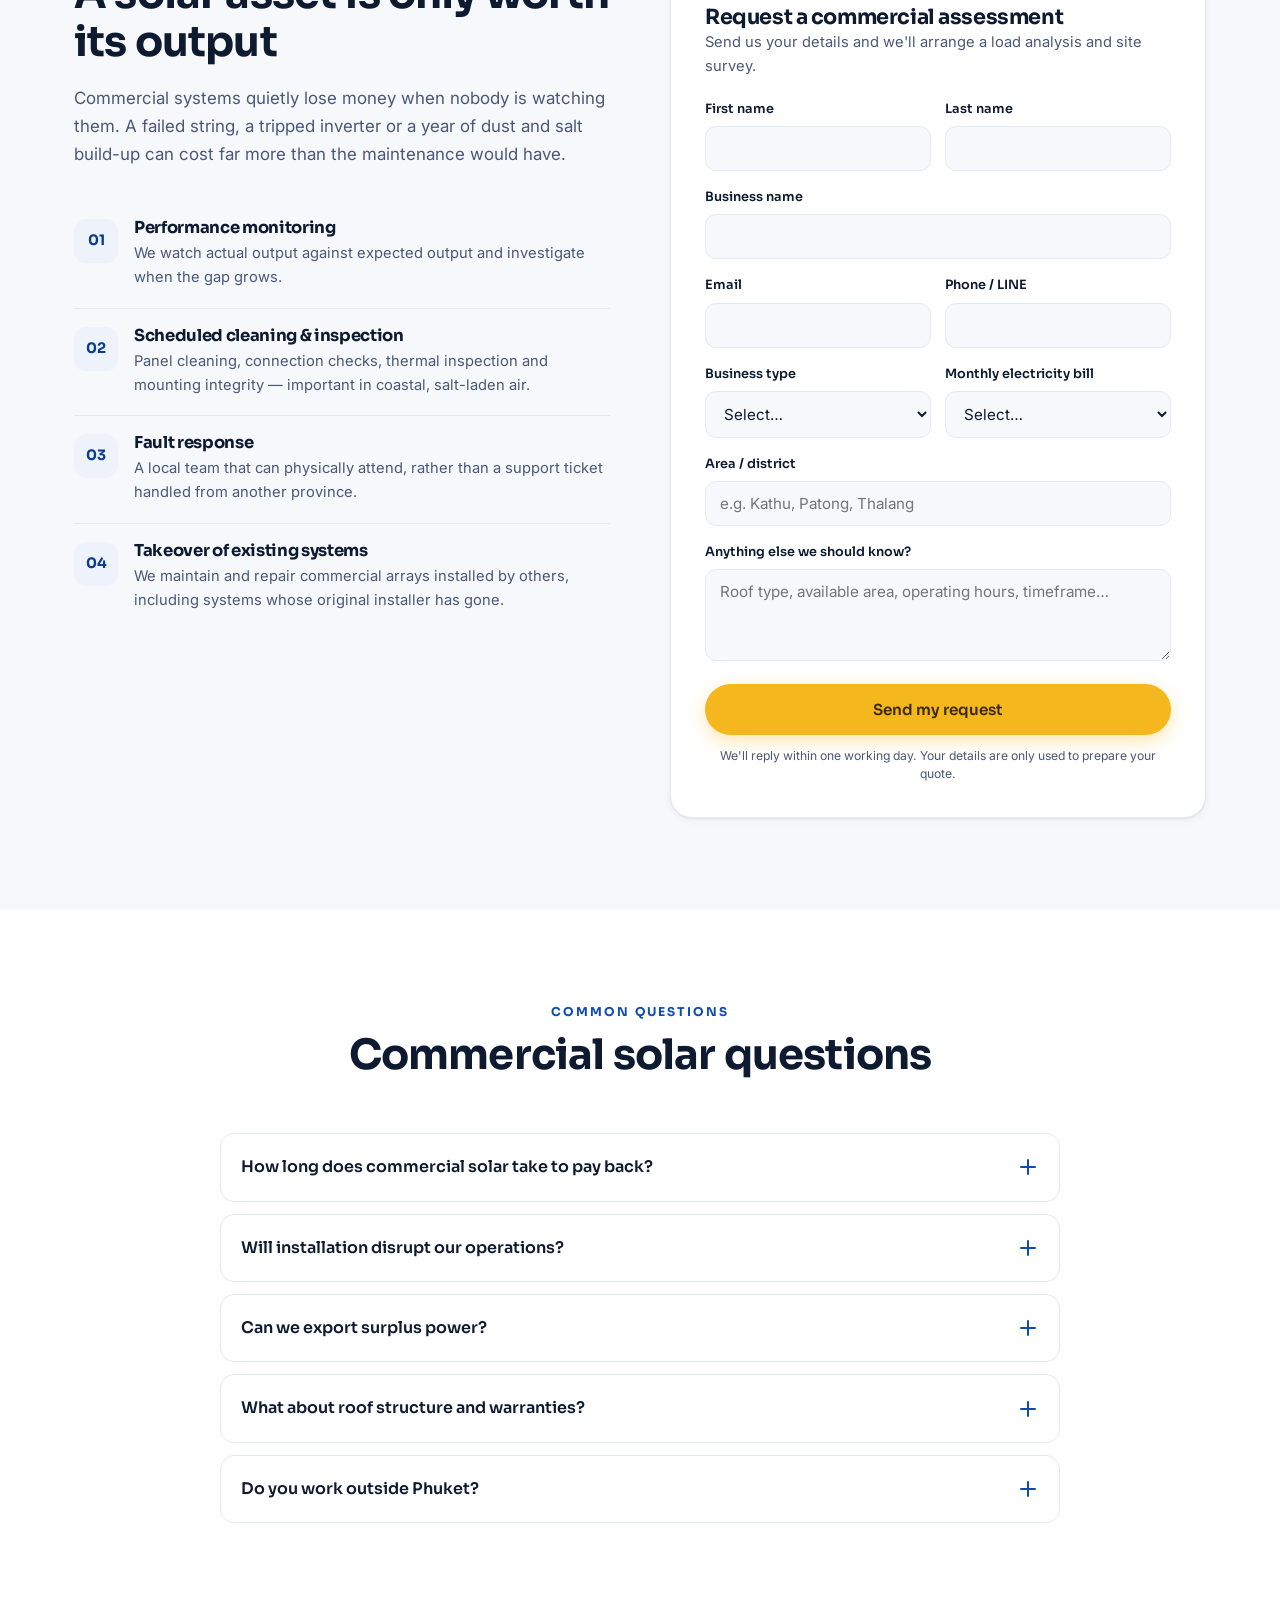
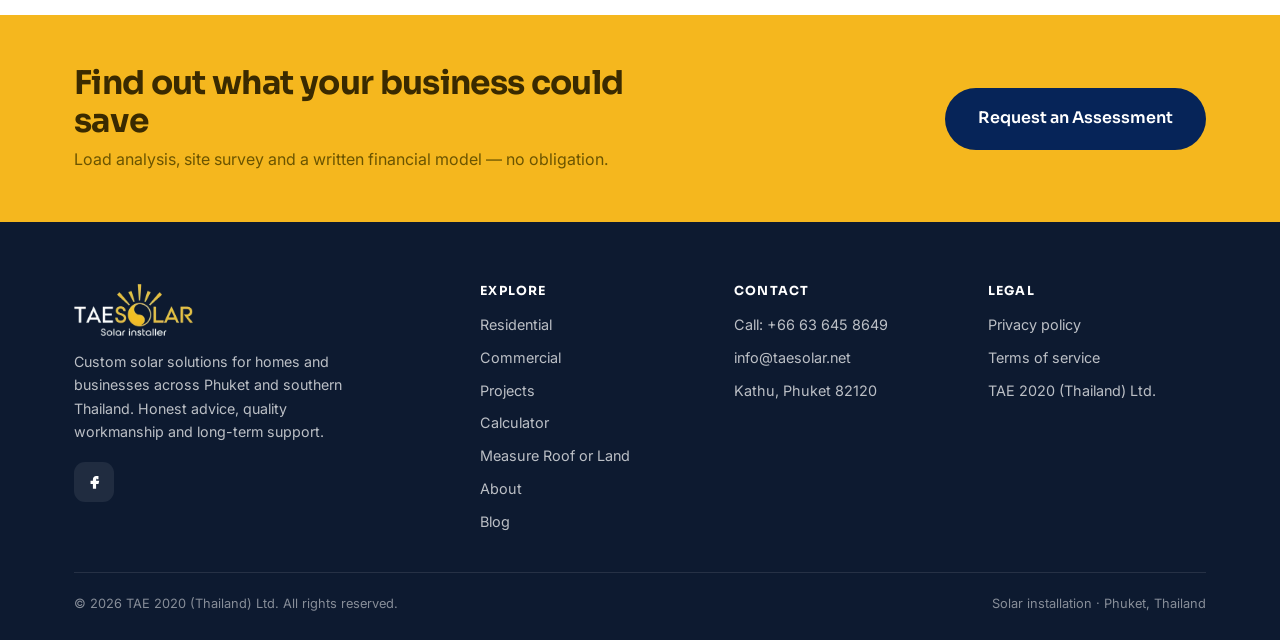
<file: commercial.html>
<!DOCTYPE html>
<html lang="en">
<head>
<meta charset="UTF-8" />
<meta name="viewport" content="width=device-width, initial-scale=1" />
<title>Commercial Solar Phuket | Business &amp; Hotel Solar Systems | TAE Solar</title>
<meta name="description" content="Commercial solar installation in Phuket for hotels, villas, factories and retail. Load profile analysis, ROI modelling, C&amp;I rooftop systems and ongoing O&amp;M from a local Phuket installer." />
<meta name="theme-color" content="#0A3D91" />
<link rel="icon" href="favicon.svg" type="image/svg+xml" />
<link rel="icon" href="favicon.png" type="image/png" sizes="64x64" />
<link rel="canonical" href="https://www.taesolar.net/commercial.html" />
<meta property="og:type" content="website" />
<meta property="og:title" content="Commercial Solar Phuket | TAE Solar" />
<meta property="og:description" content="Cut operating costs and protect your business from rising tariffs with a commercial-grade rooftop solar system." />
<link rel="preconnect" href="https://fonts.googleapis.com" />
<link rel="preconnect" href="https://fonts.gstatic.com" crossorigin />
<link href="https://fonts.googleapis.com/css2?family=Sora:wght@600;700;800&family=Inter:wght@400;500;600&family=Noto+Sans+Thai:wght@400;600;700&display=swap" rel="stylesheet" />
<link rel="stylesheet" href="assets/css/site.css?v=20260920a" />
<script type="application/ld+json">
{"@context":"https://schema.org","@type":"Service","name":"Commercial solar panel installation",
"serviceType":"Commercial and industrial solar installation","areaServed":{"@type":"AdministrativeArea","name":"Phuket, Thailand"},
"provider":{"@type":"LocalBusiness","name":"TAE Solar","@id":"https://www.taesolar.net/#business"},
"description":"Design, supply, installation and maintenance of commercial rooftop solar systems for hotels, villas, factories and retail businesses in Phuket and southern Thailand."}
</script>
</head>
<body>
<a href="#main" class="skip">Skip to content</a>

<header class="site solid">
  <div class="wrap bar">
    <a href="index.html" class="logo" aria-label="TAE Solar — home"><img class="logo-light" src="assets/img/logo/tae-solar-logo.png" alt="TAE Solar" width="640" height="279" /><img class="logo-dark" src="assets/img/logo/tae-solar-logo-dark.png" alt="" aria-hidden="true" width="640" height="279" /></a>
    <nav class="main" id="nav">
      <a class="nl" href="residential.html" data-i18n="nav.residential">Residential</a>
      <a class="nl active" href="commercial.html" data-i18n="nav.commercial">Commercial</a>
      <a class="nl" href="projects.html" data-i18n="nav.projects">Projects</a>
      <a class="nl" href="index.html#calculator" data-i18n="nav.calculator">Calculator</a>
      <a class="nl mobile-only" href="roof.html" data-i18n="nav.roof">Measure Roof or Land</a>
      <a class="nl" href="about.html" data-i18n="nav.about">About</a>
      <a class="nl" href="blog/index.html" data-i18n="nav.blog">Blog</a>
      <a class="nl" href="contact.html" data-i18n="nav.contact">Contact</a>
      <a class="btn btn-gold" href="contact.html" data-i18n="nav.quote">Get a Quote</a>
    </nav>
    <div class="header-tools">
      <div class="lang">
        <button class="lang-btn" type="button" aria-haspopup="true" aria-expanded="false">
          <svg viewBox="0 0 24 24" fill="none" stroke="currentColor" stroke-width="2"><circle cx="12" cy="12" r="10"/><path d="M2 12h20M12 2a15 15 0 0 1 0 20 15 15 0 0 1 0-20z"/></svg>
          <span data-lang-current>🇬🇧 English</span>
        </button>
        <div class="lang-menu" role="menu"></div>
      </div>
      <button class="burger" id="burger" aria-label="Open menu" aria-expanded="false" aria-controls="nav"><span></span><span></span><span></span></button>
    </div>
  </div>
</header>
<div class="scrim" id="scrim"></div>

<main id="main">

<section class="page-head">
  <div class="wrap">
    <div class="crumbs"><a href="index.html" data-i18n="nav.home">Home</a> / <span data-i18n="nav.commercial">Commercial</span></div>
    <h1>Commercial solar for Phuket businesses</h1>
    <p>Electricity is one of the largest controllable costs in a hotel, restaurant or production facility. A properly designed rooftop system turns that variable cost into a fixed, falling one.</p>
    <div class="cta-row mt-3" style="display:flex;gap:.9rem;flex-wrap:wrap">
      <a class="btn btn-gold btn-lg" href="contact.html">Request a Commercial Assessment</a>
      <a class="btn btn-ghost btn-lg" href="index.html#calculator" data-i18n="hero.cta2">Calculate My Savings</a>
    </div>
  </div>
</section>

<!-- Why commercial works -->
<section class="section">
  <div class="wrap grid-2 top">
    <div class="reveal">
      <span class="eyebrow">The Commercial Case</span>
      <h2 class="mt-1">Businesses get the best returns from solar</h2>
      <p class="lead mt-2">Solar pays back fastest when you consume what you generate. Most businesses run their heaviest loads — air conditioning, refrigeration, pumps, machinery, lighting — during exactly the hours the sun is strongest.</p>
      <p class="lead mt-2">That means little or no wasted export, and payback periods that are typically shorter than residential. Commercial systems also cost less per kilowatt as they scale.</p>
      <div class="callout" style="margin-top:24px">
        <p><b>We start with your load profile, not your roof.</b> Before designing anything we look at how and when you actually consume power. Sizing to the roof rather than the load is the most expensive mistake in commercial solar.</p>
      </div>
    </div>
    <div class="panel reveal">
      <h3>Indicative commercial system</h3>
      <p>For a business with an average monthly electricity bill of around ฿40,000.</p>
      <div class="stats">
        <div class="stat"><b>30–35 kWp</b><span>Typical system size</span></div>
        <div class="stat"><b>~฿780k</b><span>Indicative installed cost</span></div>
        <div class="stat"><b>~4 yrs</b><span>Typical payback</span></div>
        <div class="stat"><b>25 yrs</b><span>Asset design life</span></div>
      </div>
      <a class="btn btn-gold mt-3" href="index.html#calculator">Model my own figures</a>
      <p style="font-size:.76rem;color:rgba(255,255,255,.7);margin-top:14px;margin-bottom:0">Guidelines only — real figures follow a load study and site survey.</p>
    </div>
  </div>
</section>

<!-- Sectors -->
<section class="section soft">
  <div class="wrap">
    <div class="head-center reveal">
      <span class="eyebrow">Who We Work With</span>
      <h2 class="mt-1">Built for how Phuket businesses actually operate</h2>
      <p class="lead">Different sectors have very different load shapes. We design around yours.</p>
    </div>
    <div class="cards c4">
      <div class="card reveal">
        <div class="ico"><svg viewBox="0 0 24 24" fill="none" stroke="currentColor" stroke-width="2" stroke-linecap="round" stroke-linejoin="round"><path d="M3 21h18M4 21V8h16v13"/><path d="M9 21v-5h6v5M8 12h.01M12 12h.01M16 12h.01"/></svg></div>
        <h3>Hotels &amp; resorts</h3>
        <p>Round-the-clock air conditioning, laundry and kitchen loads with large flat roofs — among the strongest solar candidates on the island.</p>
      </div>
      <div class="card reveal">
        <div class="ico"><svg viewBox="0 0 24 24" fill="none" stroke="currentColor" stroke-width="2" stroke-linecap="round" stroke-linejoin="round"><path d="M3 21h18M5 21V11l5-3v13M14 21V6l5 3v12"/></svg></div>
        <h3>Villas &amp; rental estates</h3>
        <p>Pool pumps, staff accommodation and guest air conditioning running through the day across multiple metered buildings.</p>
      </div>
      <div class="card reveal">
        <div class="ico"><svg viewBox="0 0 24 24" fill="none" stroke="currentColor" stroke-width="2" stroke-linecap="round" stroke-linejoin="round"><path d="M2 21h20V9l-6 4V9l-6 4V3H2z"/></svg></div>
        <h3>Factories &amp; workshops</h3>
        <p>Steady weekday daytime demand from machinery and compressed air — close to ideal for near-total self-consumption.</p>
      </div>
      <div class="card reveal">
        <div class="ico"><svg viewBox="0 0 24 24" fill="none" stroke="currentColor" stroke-width="2" stroke-linecap="round" stroke-linejoin="round"><path d="M3 9h18l-1.5 12h-15z"/><path d="M8 9V6a4 4 0 0 1 8 0v3"/></svg></div>
        <h3>Retail &amp; restaurants</h3>
        <p>Refrigeration and cooling loads that track opening hours, where every unit generated offsets a unit you'd otherwise buy.</p>
      </div>
    </div>
    <div class="head-center reveal" style="margin-top:64px;margin-bottom:34px">
      <h3 style="font-size:1.35rem">Commercial work we have delivered</h3>
      <p class="lead" style="margin-top:.5rem">Schools, colleges and businesses with the kind of daytime load that makes solar pay fastest. Tap a photo for the full project.</p>
    </div>
    <div class="photo-row">
      <figure class="reveal"><a class="ph" href="projects.html#nurse-university-trang"><img src="assets/img/projects/nurse-university-trang-1-800.jpg" srcset="assets/img/projects/nurse-university-trang-1-800.jpg 800w, assets/img/projects/nurse-university-trang-1.jpg 1600w" sizes="(max-width:760px) 100vw, (max-width:1000px) 50vw, 33vw" width="800" height="407" alt="Aerial view of a large rooftop solar array on a college building" loading="lazy" decoding="async" /></a>
        <figcaption><b>Nurse University, Trang</b>250 kW across several campus rooftops</figcaption></figure>
      <figure class="reveal"><a class="ph" href="projects.html#anuban-trang-school"><img src="assets/img/projects/anuban-trang-school-2-800.jpg" srcset="assets/img/projects/anuban-trang-school-2-800.jpg 800w, assets/img/projects/anuban-trang-school-2.jpg 1600w" sizes="(max-width:760px) 100vw, (max-width:1000px) 50vw, 33vw" width="800" height="416" alt="School building with rooftop solar panels" loading="lazy" decoding="async" /></a>
        <figcaption><b>Anuban Trang School</b>100 kW system on the school's main buildings</figcaption></figure>
      <figure class="reveal"><a class="ph" href="projects.html"><img src="assets/img/projects/city-rooftops-aerial-800.jpg" srcset="assets/img/projects/city-rooftops-aerial-800.jpg 800w, assets/img/projects/city-rooftops-aerial.jpg 1600w" sizes="(max-width:760px) 100vw, (max-width:1000px) 50vw, 33vw" width="800" height="800" alt="Aerial view of rooftop solar panels on buildings in a Thai town" loading="lazy" decoding="async" /></a>
        <figcaption><b>Commercial rooftops</b>Daytime loads that match daytime generation</figcaption></figure>
    </div>
  </div>
</section>

<!-- Process -->
<section class="section">
  <div class="wrap">
    <div class="head-center reveal">
      <span class="eyebrow">Our Commercial Process</span>
      <h2 class="mt-1">From load study to long-term performance</h2>
    </div>
    <div class="steps">
      <div class="step reveal"><h3>Load &amp; tariff analysis</h3><p>We review 12 months of bills and your tariff class to understand consumption shape, peak demand and what solar can realistically displace.</p></div>
      <div class="step reveal"><h3>Technical survey</h3><p>Roof structure and loading, switchgear, transformer capacity, cable runs and grid connection constraints.</p></div>
      <div class="step reveal"><h3>Design &amp; financial model</h3><p>System design plus a clear model of capital cost, annual saving, payback and lifetime return — with the assumptions written down.</p></div>
      <div class="step reveal"><h3>Install, monitor, maintain</h3><p>Phased installation to avoid disrupting trading, then monitoring and a scheduled O&amp;M programme to protect output.</p></div>
    </div>
  </div>
</section>

<!-- O&M + form -->
<section class="section soft">
  <div class="wrap grid-2 top">
    <div class="reveal">
      <span class="eyebrow">Operations &amp; Maintenance</span>
      <h2 class="mt-1">A solar asset is only worth its output</h2>
      <p class="lead mt-2">Commercial systems quietly lose money when nobody is watching them. A failed string, a tripped inverter or a year of dust and salt build-up can cost far more than the maintenance would have.</p>
      <div class="mt-3">
        <div class="feat"><div class="n">01</div><div><h3>Performance monitoring</h3><p>We watch actual output against expected output and investigate when the gap grows.</p></div></div>
        <div class="feat"><div class="n">02</div><div><h3>Scheduled cleaning &amp; inspection</h3><p>Panel cleaning, connection checks, thermal inspection and mounting integrity — important in coastal, salt-laden air.</p></div></div>
        <div class="feat"><div class="n">03</div><div><h3>Fault response</h3><p>A local team that can physically attend, rather than a support ticket handled from another province.</p></div></div>
        <div class="feat"><div class="n">04</div><div><h3>Takeover of existing systems</h3><p>We maintain and repair commercial arrays installed by others, including systems whose original installer has gone.</p></div></div>
      </div>
    </div>
    <div class="reveal">
      <form class="lead-form">
        <span class="eyebrow gold">Commercial Enquiry</span>
        <h3 class="mt-1" style="font-size:1.3rem">Request a commercial assessment</h3>
        <p style="color:var(--slate);font-size:.92rem;margin-bottom:1.3rem">Send us your details and we'll arrange a load analysis and site survey.</p>
        <div class="field two">
          <div class="field"><label class="fl" data-i18n="form.first">First name</label><input type="text" name="first" required autocomplete="given-name" /></div>
          <div class="field"><label class="fl" data-i18n="form.last">Last name</label><input type="text" name="last" autocomplete="family-name" /></div>
        </div>
        <div class="field"><label class="fl">Business name</label><input type="text" name="company" autocomplete="organization" /></div>
        <div class="field two">
          <div class="field"><label class="fl" data-i18n="form.email">Email</label><input type="email" name="email" required autocomplete="email" /></div>
          <div class="field"><label class="fl" data-i18n="form.phone">Phone / LINE</label><input type="tel" name="phone" autocomplete="tel" /></div>
        </div>
        <div class="field two">
          <div class="field"><label class="fl">Business type</label>
            <select name="sector"><option value="" data-i18n="form.select">Select…</option>
              <option>Hotel / resort</option><option>Villa / rental estate</option><option>Factory / workshop</option>
              <option>Retail / restaurant</option><option>Office</option><option>Other</option></select></div>
          <div class="field"><label class="fl" data-i18n="form.bill">Monthly electricity bill</label>
            <select name="bill"><option value="" data-i18n="form.select">Select…</option>
              <option>Under ฿10,000</option><option>฿10,000–30,000</option><option>฿30,000–100,000</option>
              <option>฿100,000–500,000</option><option>Over ฿500,000</option></select></div>
        </div>
        <div class="field"><label class="fl" data-i18n="form.location">Area / district</label><input type="text" name="location" placeholder="e.g. Kathu, Patong, Thalang" /></div>
        <div class="field"><label class="fl" data-i18n="form.msg">Anything else we should know?</label><textarea name="message" placeholder="Roof type, available area, operating hours, timeframe…"></textarea></div>
        <input type="hidden" name="ptype" value="Business / commercial" />
        <button class="btn btn-gold btn-block" type="submit" data-i18n="form.send">Send my request</button>
        <p class="form-note" data-i18n="form.note">We'll reply within one working day. Your details are only used to prepare your quote.</p>
        <div class="form-ok" hidden></div>
      </form>
    </div>
  </div>
</section>

<!-- FAQ -->
<section class="section">
  <div class="wrap">
    <div class="head-center reveal">
      <span class="eyebrow" data-i18n="faq.eyebrow">Common Questions</span>
      <h2 class="mt-1">Commercial solar questions</h2>
    </div>
    <div class="faq-list">
      <details class="qa reveal"><summary>How long does commercial solar take to pay back?<span class="plus"></span></summary>
        <div class="body"><p>Typically around three to five years for a business with strong daytime consumption, though it depends heavily on your tariff class, load shape and how much of the generation you use directly. Businesses that operate seven days a week do better than weekday-only operations, because weekend generation isn't wasted.</p></div></details>
      <details class="qa reveal"><summary>Will installation disrupt our operations?<span class="plus"></span></summary>
        <div class="body"><p>Rooftop work is largely independent of what happens below it. The disruptive part is the electrical tie-in, which requires a short shutdown — we schedule that for your quietest period, often overnight or during a maintenance window, and phase larger installations accordingly.</p></div></details>
      <details class="qa reveal"><summary>Can we export surplus power?<span class="plus"></span></summary>
        <div class="body"><p>The 2026 household rooftop buyback scheme is for residential users up to 5 kW AC, so it doesn't apply to commercial systems. For businesses the economics come from self-consumption, which is why correct sizing matters so much — a commercial array that generates more than you use is capital you don't get back.</p></div></details>
      <details class="qa reveal"><summary>What about roof structure and warranties?<span class="plus"></span></summary>
        <div class="body"><p>We assess structural loading before design and specify mounting appropriate to your roof type and its remaining life. If your roof is near the end of its life, we'll say so — installing a 25-year asset on a roof needing replacement in three years is a false economy.</p></div></details>
      <details class="qa reveal"><summary>Do you work outside Phuket?<span class="plus"></span></summary>
        <div class="body"><p>Yes. We regularly work across Phang Nga and Krabi, and can deliver larger projects elsewhere in Thailand through our partner installer network while retaining project oversight.</p></div></details>
    </div>
  </div>
</section>

<section class="cta-band">
  <div class="wrap">
    <div><h2>Find out what your business could save</h2><p>Load analysis, site survey and a written financial model — no obligation.</p></div>
    <a class="btn btn-blue btn-lg" href="contact.html">Request an Assessment</a>
  </div>
</section>

</main>

<footer class="site">
  <div class="wrap">
    <div class="cols">
      <div>
        <div class="logo"><img src="assets/img/logo/tae-solar-logo.png" alt="TAE Solar" width="640" height="279" loading="lazy" /></div>
        <p data-i18n="foot.blurb">Custom solar solutions for homes and businesses across Phuket and southern Thailand. Honest advice, quality workmanship and long-term support.</p>
        <div class="socials">
          <a href="https://www.facebook.com/taesolar" target="_blank" rel="noopener" aria-label="Facebook"><svg viewBox="0 0 24 24" fill="currentColor"><path d="M14 9h3V5h-3c-2.2 0-4 1.8-4 4v2H7v4h3v6h4v-6h3l1-4h-4V9c0-.6.4-1 1-1z"/></svg></a>
          <a href="#" class="line-pending" data-line target="_blank" rel="noopener" aria-label="LINE"><svg viewBox="0 0 24 24" fill="currentColor"><path d="M12 3C6.5 3 2 6.6 2 11c0 3.9 3.5 7.2 8.3 7.9.3.1.7.2.8.5.1.3.1.7 0 1l-.1.8c0 .3-.2 1 .9.6 1.1-.5 6-3.5 8.2-6C21.4 14.1 22 12.6 22 11c0-4.4-4.5-8-10-8z"/></svg></a>
        </div>
      </div>
      <div><h4 data-i18n="foot.explore">Explore</h4><ul>
        <li><a href="residential.html" data-i18n="nav.residential">Residential</a></li>
        <li><a href="commercial.html" data-i18n="nav.commercial">Commercial</a></li>
        <li><a href="projects.html" data-i18n="nav.projects">Projects</a></li>
        <li><a href="index.html#calculator" data-i18n="nav.calculator">Calculator</a></li>
        <li><a href="roof.html" data-i18n="nav.roof">Measure Roof or Land</a></li>
        <li><a href="about.html" data-i18n="nav.about">About</a></li>
        <li><a href="blog/index.html" data-i18n="nav.blog">Blog</a></li></ul></div>
      <div><h4 data-i18n="foot.contact">Contact</h4><ul>
        <li><a href="tel:+66636458649">Call: +66 63 645 8649</a></li>
        <li><a href="mailto:info@taesolar.net">info@taesolar.net</a></li>
        <li>Kathu, Phuket 82120</li></ul></div>
      <div><h4 data-i18n="foot.legal">Legal</h4><ul>
        <li><a href="#" data-i18n="foot.privacy">Privacy policy</a></li>
        <li><a href="#" data-i18n="foot.terms">Terms of service</a></li>
        <li data-i18n="foot.company">TAE 2020 (Thailand) Ltd.</li></ul></div>
    </div>
    <div class="bottom">
      <span>© <span id="yr"></span> TAE 2020 (Thailand) Ltd. <span data-i18n="foot.rights">All rights reserved.</span></span>
      <span>Solar installation · Phuket, Thailand</span>
    </div>
  </div>
</footer>

<div class="mobile-cta">
  <a class="btn btn-outline" href="tel:+66636458649"><svg viewBox="0 0 24 24" fill="none" stroke="currentColor" stroke-width="2" aria-hidden="true"><path d="M22 16.9v3a2 2 0 0 1-2.2 2 19.8 19.8 0 0 1-8.6-3.1 19.5 19.5 0 0 1-6-6 19.8 19.8 0 0 1-3.1-8.7A2 2 0 0 1 4.1 2h3a2 2 0 0 1 2 1.7c.1.9.4 1.8.7 2.7a2 2 0 0 1-.5 2.1L8.1 9.9a16 16 0 0 0 6 6l1.4-1.2a2 2 0 0 1 2.1-.5c.9.3 1.8.6 2.7.7a2 2 0 0 1 1.7 2z"/></svg><span data-i18n="mob.call">Call</span></a>
  <a class="btn btn-gold" href="contact.html" data-i18n="mob.quote">Free Quote</a>
</div>

<script src="assets/js/i18n.js?v=20260920a"></script>
<script src="assets/js/site.js?v=20260920a"></script>
</body>
</html>
</file>
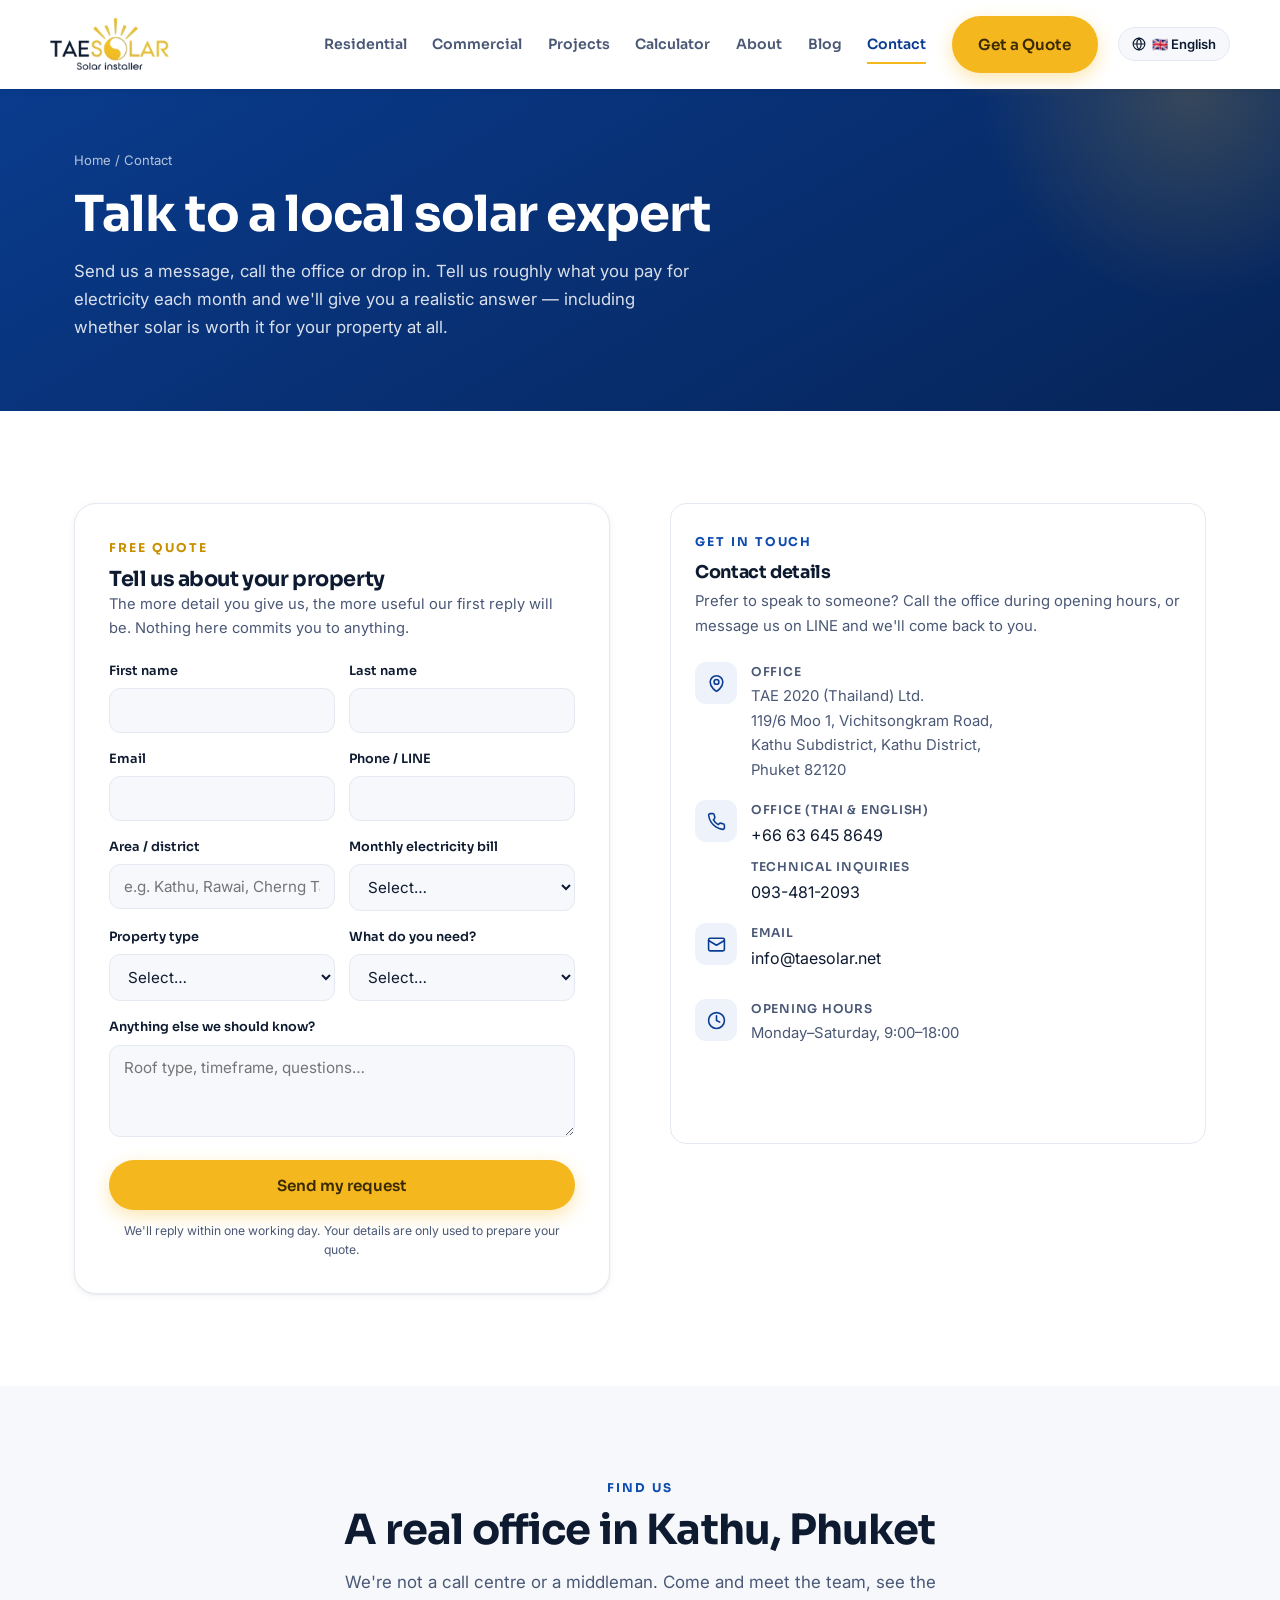
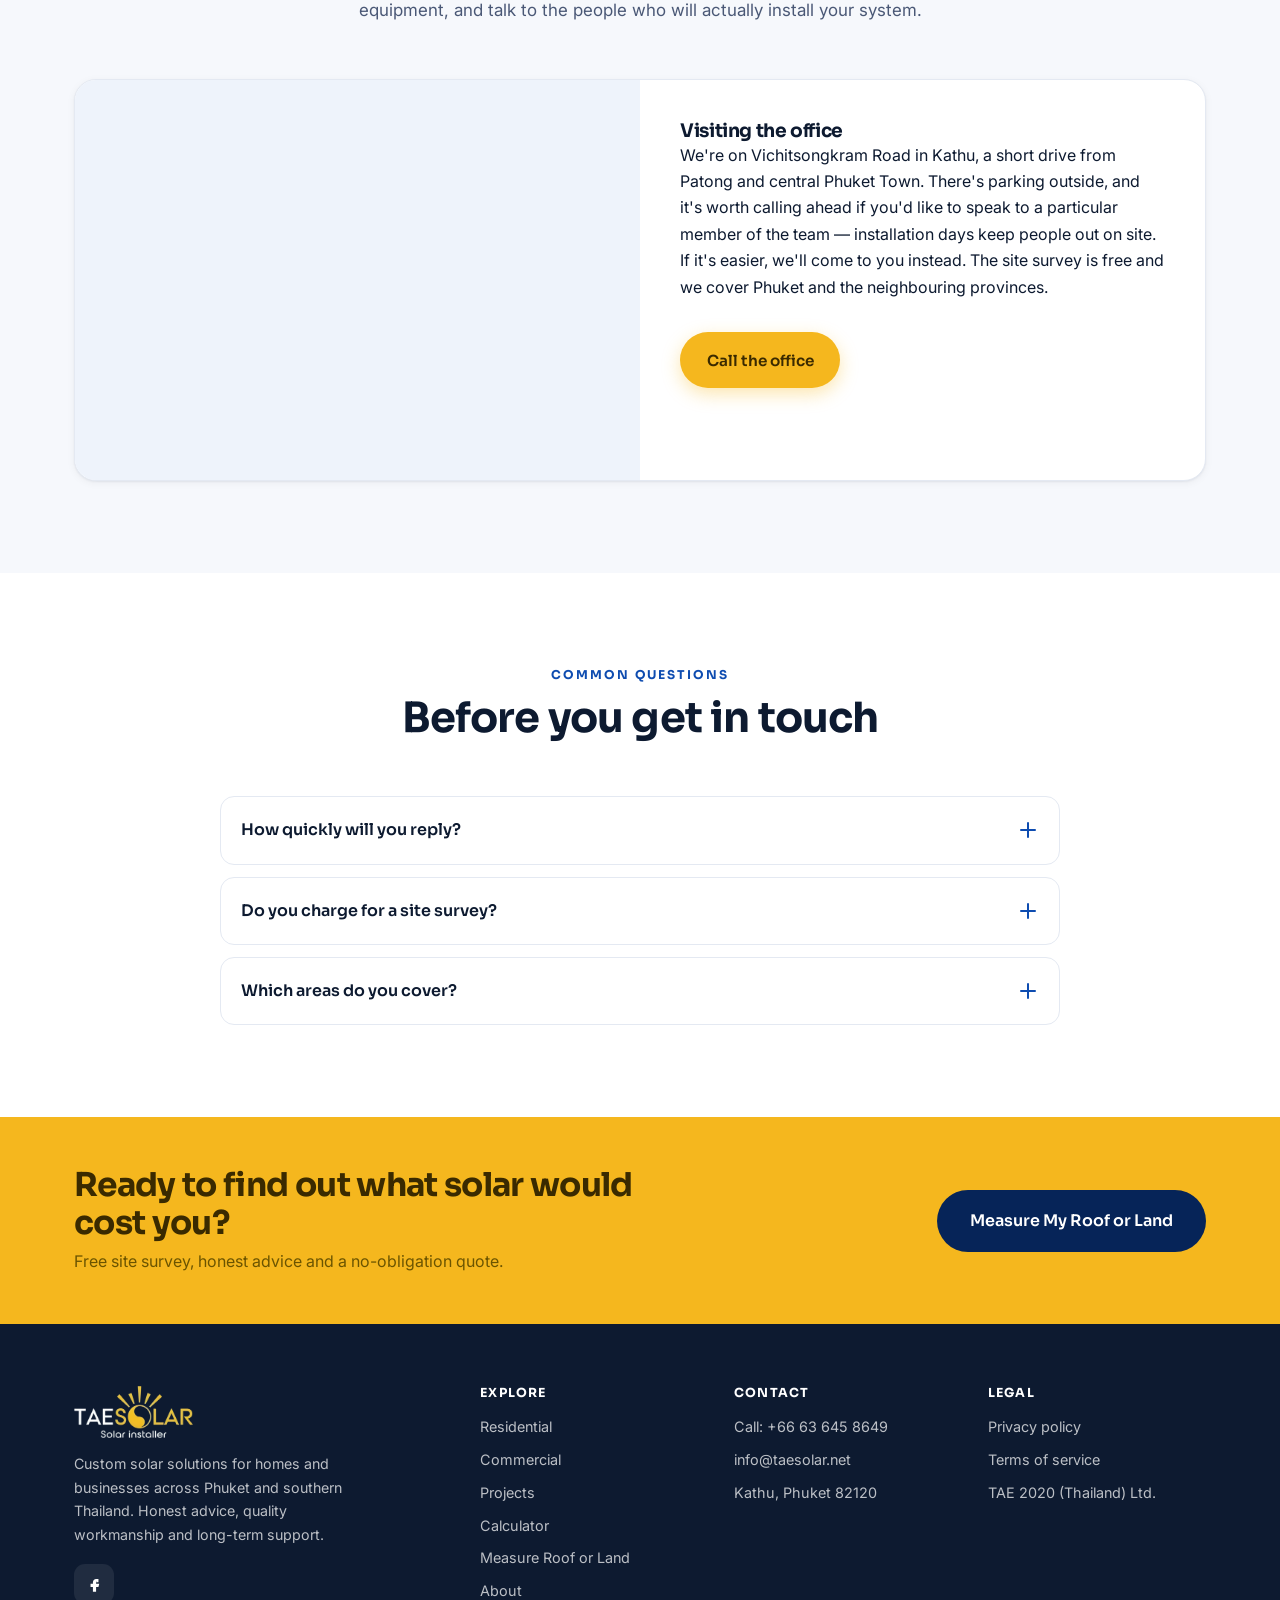
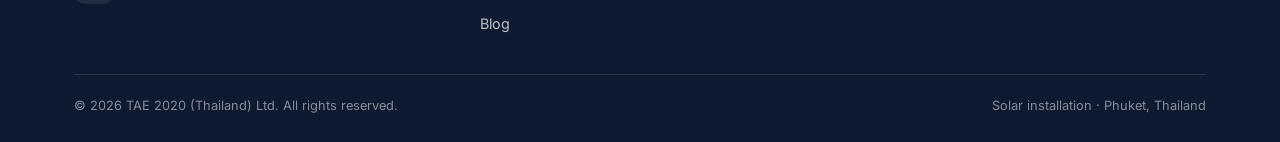
<file: contact.html>
<!DOCTYPE html>
<html lang="en">
<head>
<meta charset="UTF-8" />
<meta name="viewport" content="width=device-width, initial-scale=1" />
<title>Contact TAE Solar | Free Solar Quote in Phuket</title>
<meta name="description" content="Talk to a local solar installer in Phuket. Free site survey, no-obligation quote and a reply within one working day. Office in Kathu, Phuket — call, email or LINE us." />
<meta name="theme-color" content="#0A3D91" />
<link rel="icon" href="favicon.svg" type="image/svg+xml" />
<link rel="icon" href="favicon.png" type="image/png" sizes="64x64" />
<link rel="canonical" href="https://www.taesolar.net/contact.html" />
<meta property="og:type" content="website" />
<meta property="og:title" content="Contact TAE Solar | Free Solar Quote in Phuket" />
<meta property="og:description" content="Free site survey, honest advice and a no-obligation quote from a local Phuket solar installer." />
<link rel="preconnect" href="https://fonts.googleapis.com" />
<link rel="preconnect" href="https://fonts.gstatic.com" crossorigin />
<link href="https://fonts.googleapis.com/css2?family=Sora:wght@600;700;800&family=Inter:wght@400;500;600&family=Noto+Sans+Thai:wght@400;600;700&display=swap" rel="stylesheet" />
<link rel="stylesheet" href="assets/css/site.css?v=20260920a" />
<script type="application/ld+json">
{"@context":"https://schema.org","@type":"ContactPage","name":"Contact TAE Solar",
"description":"Contact details, office location and enquiry form for TAE Solar, a solar installation company based in Kathu, Phuket.",
"mainEntity":{"@type":"LocalBusiness","name":"TAE Solar","@id":"https://www.taesolar.net/#business",
"legalName":"TAE 2020 (Thailand) Ltd.","email":"info@taesolar.net","telephone":"+66-63-645-8649",
"address":{"@type":"PostalAddress","streetAddress":"119/6 Moo 1, Vichitsongkram Road, Kathu Subdistrict","addressLocality":"Kathu District","addressRegion":"Phuket","postalCode":"82120","addressCountry":"TH"},
"openingHours":"Mo-Sa 09:00-18:00","areaServed":{"@type":"AdministrativeArea","name":"Phuket, Thailand"}}}
</script>
</head>
<body>
<a href="#main" class="skip">Skip to content</a>

<header class="site solid">
  <div class="wrap bar">
    <a href="index.html" class="logo" aria-label="TAE Solar — home"><img class="logo-light" src="assets/img/logo/tae-solar-logo.png" alt="TAE Solar" width="640" height="279" /><img class="logo-dark" src="assets/img/logo/tae-solar-logo-dark.png" alt="" aria-hidden="true" width="640" height="279" /></a>
    <nav class="main" id="nav">
      <a class="nl" href="residential.html" data-i18n="nav.residential">Residential</a>
      <a class="nl" href="commercial.html" data-i18n="nav.commercial">Commercial</a>
      <a class="nl" href="projects.html" data-i18n="nav.projects">Projects</a>
      <a class="nl" href="index.html#calculator" data-i18n="nav.calculator">Calculator</a>
      <a class="nl mobile-only" href="roof.html" data-i18n="nav.roof">Measure Roof or Land</a>
      <a class="nl" href="about.html" data-i18n="nav.about">About</a>
      <a class="nl" href="blog/index.html" data-i18n="nav.blog">Blog</a>
      <a class="nl active" href="contact.html" data-i18n="nav.contact">Contact</a>
      <a class="btn btn-gold" href="contact.html" data-i18n="nav.quote">Get a Quote</a>
    </nav>
    <div class="header-tools">
      <div class="lang">
        <button class="lang-btn" type="button" aria-haspopup="true" aria-expanded="false">
          <svg viewBox="0 0 24 24" fill="none" stroke="currentColor" stroke-width="2"><circle cx="12" cy="12" r="10"/><path d="M2 12h20M12 2a15 15 0 0 1 0 20 15 15 0 0 1 0-20z"/></svg>
          <span data-lang-current>🇬🇧 English</span>
        </button>
        <div class="lang-menu" role="menu"></div>
      </div>
      <button class="burger" id="burger" aria-label="Open menu" aria-expanded="false" aria-controls="nav"><span></span><span></span><span></span></button>
    </div>
  </div>
</header>
<div class="scrim" id="scrim"></div>

<main id="main">

<section class="page-head">
  <div class="wrap">
    <div class="crumbs"><a href="index.html" data-i18n="nav.home">Home</a> / <span data-i18n="nav.contact">Contact</span></div>
    <h1>Talk to a local solar expert</h1>
    <p>Send us a message, call the office or drop in. Tell us roughly what you pay for electricity each month and we'll give you a realistic answer — including whether solar is worth it for your property at all.</p>
  </div>
</section>

<!-- Form + contact details -->
<section class="section">
  <div class="wrap grid-2 top">
    <div class="reveal">
      <form class="lead-form">
        <span class="eyebrow gold">Free Quote</span>
        <h3 class="mt-1" style="font-size:1.3rem">Tell us about your property</h3>
        <p style="color:var(--slate);font-size:.92rem;margin-bottom:1.3rem">The more detail you give us, the more useful our first reply will be. Nothing here commits you to anything.</p>
        <div class="field two">
          <div class="field"><label class="fl" data-i18n="form.first">First name</label><input type="text" name="first" required autocomplete="given-name" /></div>
          <div class="field"><label class="fl" data-i18n="form.last">Last name</label><input type="text" name="last" autocomplete="family-name" /></div>
        </div>
        <div class="field two">
          <div class="field"><label class="fl" data-i18n="form.email">Email</label><input type="email" name="email" required autocomplete="email" /></div>
          <div class="field"><label class="fl" data-i18n="form.phone">Phone / LINE</label><input type="tel" name="phone" autocomplete="tel" /></div>
        </div>
        <div class="field two">
          <div class="field"><label class="fl" data-i18n="form.location">Area / district</label><input type="text" name="location" placeholder="e.g. Kathu, Rawai, Cherng Talay" /></div>
          <div class="field"><label class="fl" data-i18n="form.bill">Monthly electricity bill</label>
            <select name="bill"><option value="" data-i18n="form.select">Select…</option>
              <option>Under ฿2,000</option><option>฿2,000–5,000</option><option>฿5,000–10,000</option><option>Over ฿10,000</option></select></div>
        </div>
        <div class="field two">
          <div class="field"><label class="fl" data-i18n="form.ptype">Property type</label>
            <select name="ptype"><option value="" data-i18n="form.select">Select…</option>
              <option data-i18n="form.p.home">Home / residential</option><option data-i18n="form.p.biz">Business / commercial</option>
              <option data-i18n="form.p.other">Other</option></select></div>
          <div class="field"><label class="fl" data-i18n="form.service">What do you need?</label>
            <select name="service"><option value="" data-i18n="form.select">Select…</option>
              <option data-i18n="form.s.new">New installation</option><option data-i18n="form.s.up">System upgrade</option>
              <option data-i18n="form.s.fix">Maintenance / repair</option><option data-i18n="form.s.adv">Not sure — need advice</option></select></div>
        </div>
        <div class="field"><label class="fl" data-i18n="form.msg">Anything else we should know?</label><textarea name="message" placeholder="Roof type, timeframe, questions…"></textarea></div>
        <input type="hidden" name="calccontext" id="calc-context" value="" />
        <button class="btn btn-gold btn-block" type="submit" data-i18n="form.send">Send my request</button>
        <p class="form-note" data-i18n="form.note">We'll reply within one working day. Your details are only used to prepare your quote.</p>
        <div class="form-ok" hidden></div>
      </form>
    </div>

    <div class="card reveal">
      <span class="eyebrow">Get In Touch</span>
      <h3 class="mt-1">Contact details</h3>
      <p>Prefer to speak to someone? Call the office during opening hours, or message us on LINE and we'll come back to you.</p>
      <div class="info-list">
        <div class="it">
          <div class="ico"><svg viewBox="0 0 24 24" fill="none" stroke="currentColor" stroke-width="2" stroke-linecap="round" stroke-linejoin="round"><path d="M12 22s8-4.5 8-11.8A8 8 0 0 0 4 10.2C4 17.5 12 22 12 22z"/><circle cx="12" cy="10" r="3"/></svg></div>
          <div><div class="k" data-i18n="loc.office">Office</div>
            <p>TAE 2020 (Thailand) Ltd.<br>119/6 Moo 1, Vichitsongkram Road,<br>Kathu Subdistrict, Kathu District,<br>Phuket 82120</p></div>
        </div>
        <div class="it">
          <div class="ico"><svg viewBox="0 0 24 24" fill="none" stroke="currentColor" stroke-width="2" stroke-linecap="round" stroke-linejoin="round"><path d="M22 16.9v3a2 2 0 0 1-2.2 2 19.8 19.8 0 0 1-8.6-3.1 19.5 19.5 0 0 1-6-6 19.8 19.8 0 0 1-3.1-8.7A2 2 0 0 1 4.1 2h3a2 2 0 0 1 2 1.7c.1.9.4 1.8.7 2.7a2 2 0 0 1-.5 2.1L8.1 9.9a16 16 0 0 0 6 6l1.4-1.2a2 2 0 0 1 2.1-.5c.9.3 1.8.6 2.7.7a2 2 0 0 1 1.7 2z"/></svg></div>
          <div>
            <div class="k" data-i18n="loc.sales">Office (Thai &amp; English)</div><a href="tel:+66636458649">+66 63 645 8649</a>
            <div class="k" style="margin-top:8px" data-i18n="loc.tech">Technical inquiries</div><a href="tel:+66-93-481-2093">093-481-2093</a>
          </div>
        </div>
        <div class="it">
          <div class="ico"><svg viewBox="0 0 24 24" fill="none" stroke="currentColor" stroke-width="2" stroke-linecap="round" stroke-linejoin="round"><rect x="2" y="4" width="20" height="16" rx="2"/><path d="m22 7-10 6L2 7"/></svg></div>
          <div><div class="k" data-i18n="loc.email">Email</div><a href="mailto:info@taesolar.net">info@taesolar.net</a></div>
        </div>
        <!-- LINE contact row: hidden (.line-pending) until the real LINE ID is confirmed. -->
        <div class="it line-pending">
          <div class="ico"></div>
          <div><div class="k">LINE</div><a href="#" target="_blank" rel="noopener" data-i18n="loc.line">Add us on LINE</a></div>
        </div>
        <div class="it">
          <div class="ico"><svg viewBox="0 0 24 24" fill="none" stroke="currentColor" stroke-width="2" stroke-linecap="round"><circle cx="12" cy="12" r="10"/><path d="M12 6v6l4 2"/></svg></div>
          <div><div class="k" data-i18n="loc.hours">Opening hours</div><p data-i18n="loc.hours.v">Monday–Saturday, 9:00–18:00</p></div>
        </div>
      </div>
      <div class="socials">
        <a href="https://www.facebook.com/taesolar" target="_blank" rel="noopener" aria-label="Facebook"><svg viewBox="0 0 24 24" fill="currentColor"><path d="M14 9h3V5h-3c-2.2 0-4 1.8-4 4v2H7v4h3v6h4v-6h3l1-4h-4V9c0-.6.4-1 1-1z"/></svg></a>
        <a href="#" class="line-pending" data-line target="_blank" rel="noopener" aria-label="LINE"><svg viewBox="0 0 24 24" fill="currentColor"><path d="M12 3C6.5 3 2 6.6 2 11c0 3.9 3.5 7.2 8.3 7.9.3.1.7.2.8.5.1.3.1.7 0 1l-.1.8c0 .3-.2 1 .9.6 1.1-.5 6-3.5 8.2-6C21.4 14.1 22 12.6 22 11c0-4.4-4.5-8-10-8z"/></svg></a>
      </div>
    </div>
  </div>
</section>

<!-- Map -->
<section class="section soft">
  <div class="wrap">
    <div class="head-center reveal">
      <span class="eyebrow" data-i18n="loc.eyebrow">Find Us</span>
      <h2 class="mt-1" data-i18n="loc.h2">A real office in Kathu, Phuket</h2>
      <p class="lead" data-i18n="loc.lead">We're not a call centre or a middleman. Come and meet the team, see the equipment, and talk to the people who will actually install your system.</p>
    </div>
    <div class="map-mod reveal">
      <div class="frame">
        <iframe title="TAE Solar office location, Kathu, Phuket" loading="lazy" referrerpolicy="no-referrer-when-downgrade"
          src="https://maps.google.com/maps?q=119%2F6%20Moo%201%20Vichitsongkram%20Road%20Kathu%20Phuket%2082120&z=14&output=embed"></iframe>
      </div>
      <div class="info">
        <h3>Visiting the office</h3>
        <p>We're on Vichitsongkram Road in Kathu, a short drive from Patong and central Phuket Town. There's parking outside, and it's worth calling ahead if you'd like to speak to a particular member of the team — installation days keep people out on site.</p>
        <p>If it's easier, we'll come to you instead. The site survey is free and we cover Phuket and the neighbouring provinces.</p>
        <a class="btn btn-gold mt-3" href="tel:+66636458649">Call the office</a>
      </div>
    </div>
  </div>
</section>

<!-- FAQ -->
<section class="section">
  <div class="wrap">
    <div class="head-center reveal">
      <span class="eyebrow" data-i18n="faq.eyebrow">Common Questions</span>
      <h2 class="mt-1">Before you get in touch</h2>
    </div>
    <div class="faq-list">
      <details class="qa reveal"><summary>How quickly will you reply?<span class="plus"></span></summary>
        <div class="body"><p>Within one working day. If you send a recent electricity bill and a photo of your roof with your enquiry, that first reply can usually include a realistic ballpark figure rather than just a request for more information.</p></div></details>
      <details class="qa reveal"><summary>Do you charge for a site survey?<span class="plus"></span></summary>
        <div class="body"><p>No. The site survey is free and comes with no obligation. We check your roof structure, orientation, shading, consumer unit and meter, then design around what we actually find — and if the numbers don't work for you, we'll say so.</p></div></details>
      <details class="qa reveal"><summary>Which areas do you cover?<span class="plus"></span></summary>
        <div class="body"><p>We work right across Phuket, Phang Nga and Krabi from our office in Kathu. For projects further afield, our nationwide partner installer network means we can cover the rest of Thailand too.</p></div></details>
    </div>
  </div>
</section>

<section class="cta-band">
  <div class="wrap">
    <div><h2 data-i18n="cta.h2">Ready to find out what solar would cost you?</h2><p data-i18n="cta.p">Free site survey, honest advice and a no-obligation quote.</p></div>
    <a class="btn btn-blue btn-lg" href="index.html#calculator" data-i18n="hero.cta2">Calculate My Savings</a>
  </div>
</section>

</main>

<footer class="site">
  <div class="wrap">
    <div class="cols">
      <div>
        <div class="logo"><img src="assets/img/logo/tae-solar-logo.png" alt="TAE Solar" width="640" height="279" loading="lazy" /></div>
        <p data-i18n="foot.blurb">Custom solar solutions for homes and businesses across Phuket and southern Thailand. Honest advice, quality workmanship and long-term support.</p>
        <div class="socials">
          <a href="https://www.facebook.com/taesolar" target="_blank" rel="noopener" aria-label="Facebook"><svg viewBox="0 0 24 24" fill="currentColor"><path d="M14 9h3V5h-3c-2.2 0-4 1.8-4 4v2H7v4h3v6h4v-6h3l1-4h-4V9c0-.6.4-1 1-1z"/></svg></a>
          <a href="#" class="line-pending" data-line target="_blank" rel="noopener" aria-label="LINE"><svg viewBox="0 0 24 24" fill="currentColor"><path d="M12 3C6.5 3 2 6.6 2 11c0 3.9 3.5 7.2 8.3 7.9.3.1.7.2.8.5.1.3.1.7 0 1l-.1.8c0 .3-.2 1 .9.6 1.1-.5 6-3.5 8.2-6C21.4 14.1 22 12.6 22 11c0-4.4-4.5-8-10-8z"/></svg></a>
        </div>
      </div>
      <div><h4 data-i18n="foot.explore">Explore</h4><ul>
        <li><a href="residential.html" data-i18n="nav.residential">Residential</a></li>
        <li><a href="commercial.html" data-i18n="nav.commercial">Commercial</a></li>
        <li><a href="projects.html" data-i18n="nav.projects">Projects</a></li>
        <li><a href="index.html#calculator" data-i18n="nav.calculator">Calculator</a></li>
        <li><a href="roof.html" data-i18n="nav.roof">Measure Roof or Land</a></li>
        <li><a href="about.html" data-i18n="nav.about">About</a></li>
        <li><a href="blog/index.html" data-i18n="nav.blog">Blog</a></li></ul></div>
      <div><h4 data-i18n="foot.contact">Contact</h4><ul>
        <li><a href="tel:+66636458649">Call: +66 63 645 8649</a></li>
        <li><a href="mailto:info@taesolar.net">info@taesolar.net</a></li>
        <li>Kathu, Phuket 82120</li></ul></div>
      <div><h4 data-i18n="foot.legal">Legal</h4><ul>
        <li><a href="#" data-i18n="foot.privacy">Privacy policy</a></li>
        <li><a href="#" data-i18n="foot.terms">Terms of service</a></li>
        <li data-i18n="foot.company">TAE 2020 (Thailand) Ltd.</li></ul></div>
    </div>
    <div class="bottom">
      <span>© <span id="yr"></span> TAE 2020 (Thailand) Ltd. <span data-i18n="foot.rights">All rights reserved.</span></span>
      <span>Solar installation · Phuket, Thailand</span>
    </div>
  </div>
</footer>

<div class="mobile-cta">
  <a class="btn btn-outline" href="tel:+66636458649"><svg viewBox="0 0 24 24" fill="none" stroke="currentColor" stroke-width="2" aria-hidden="true"><path d="M22 16.9v3a2 2 0 0 1-2.2 2 19.8 19.8 0 0 1-8.6-3.1 19.5 19.5 0 0 1-6-6 19.8 19.8 0 0 1-3.1-8.7A2 2 0 0 1 4.1 2h3a2 2 0 0 1 2 1.7c.1.9.4 1.8.7 2.7a2 2 0 0 1-.5 2.1L8.1 9.9a16 16 0 0 0 6 6l1.4-1.2a2 2 0 0 1 2.1-.5c.9.3 1.8.6 2.7.7a2 2 0 0 1 1.7 2z"/></svg><span data-i18n="mob.call">Call</span></a>
  <a class="btn btn-gold" href="contact.html" data-i18n="mob.quote">Free Quote</a>
</div>

<script src="assets/js/i18n.js?v=20260920a"></script>
<script src="assets/js/site.js?v=20260920a"></script>
</body>
</html>
</file>
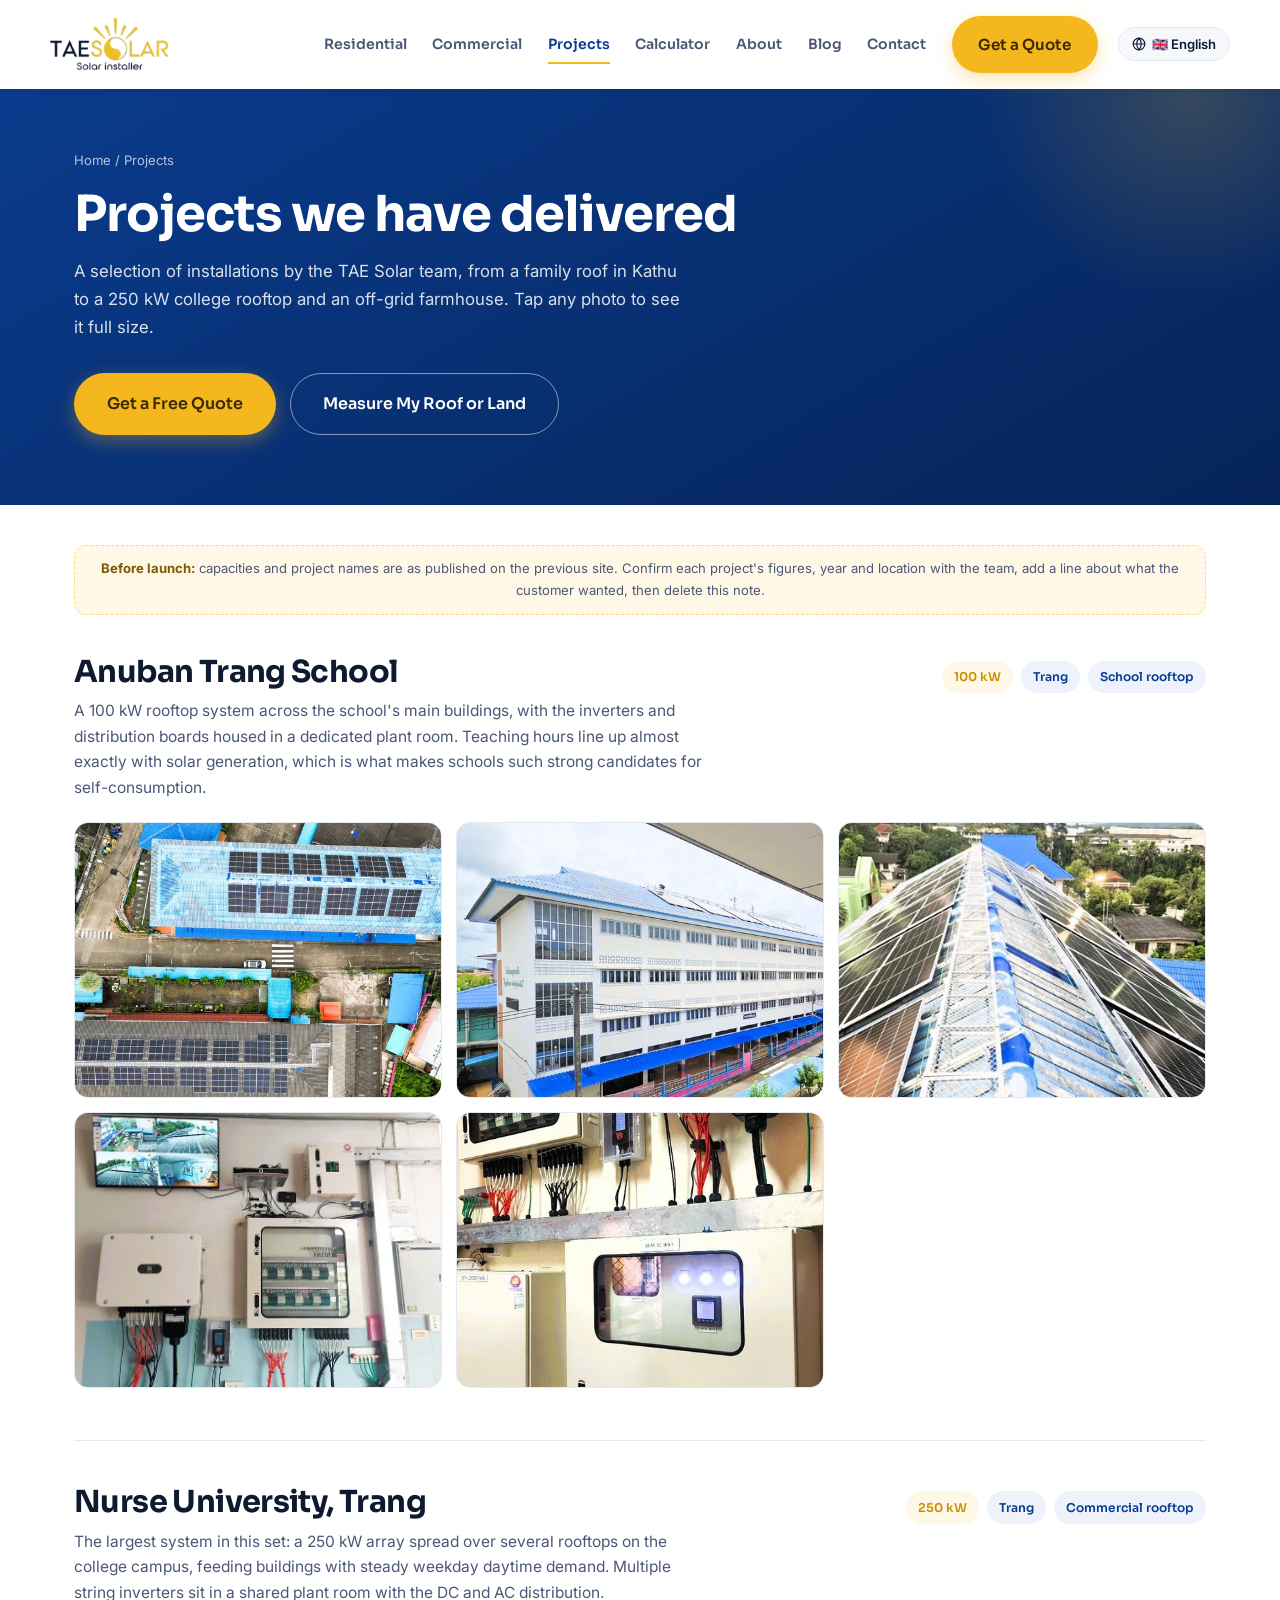
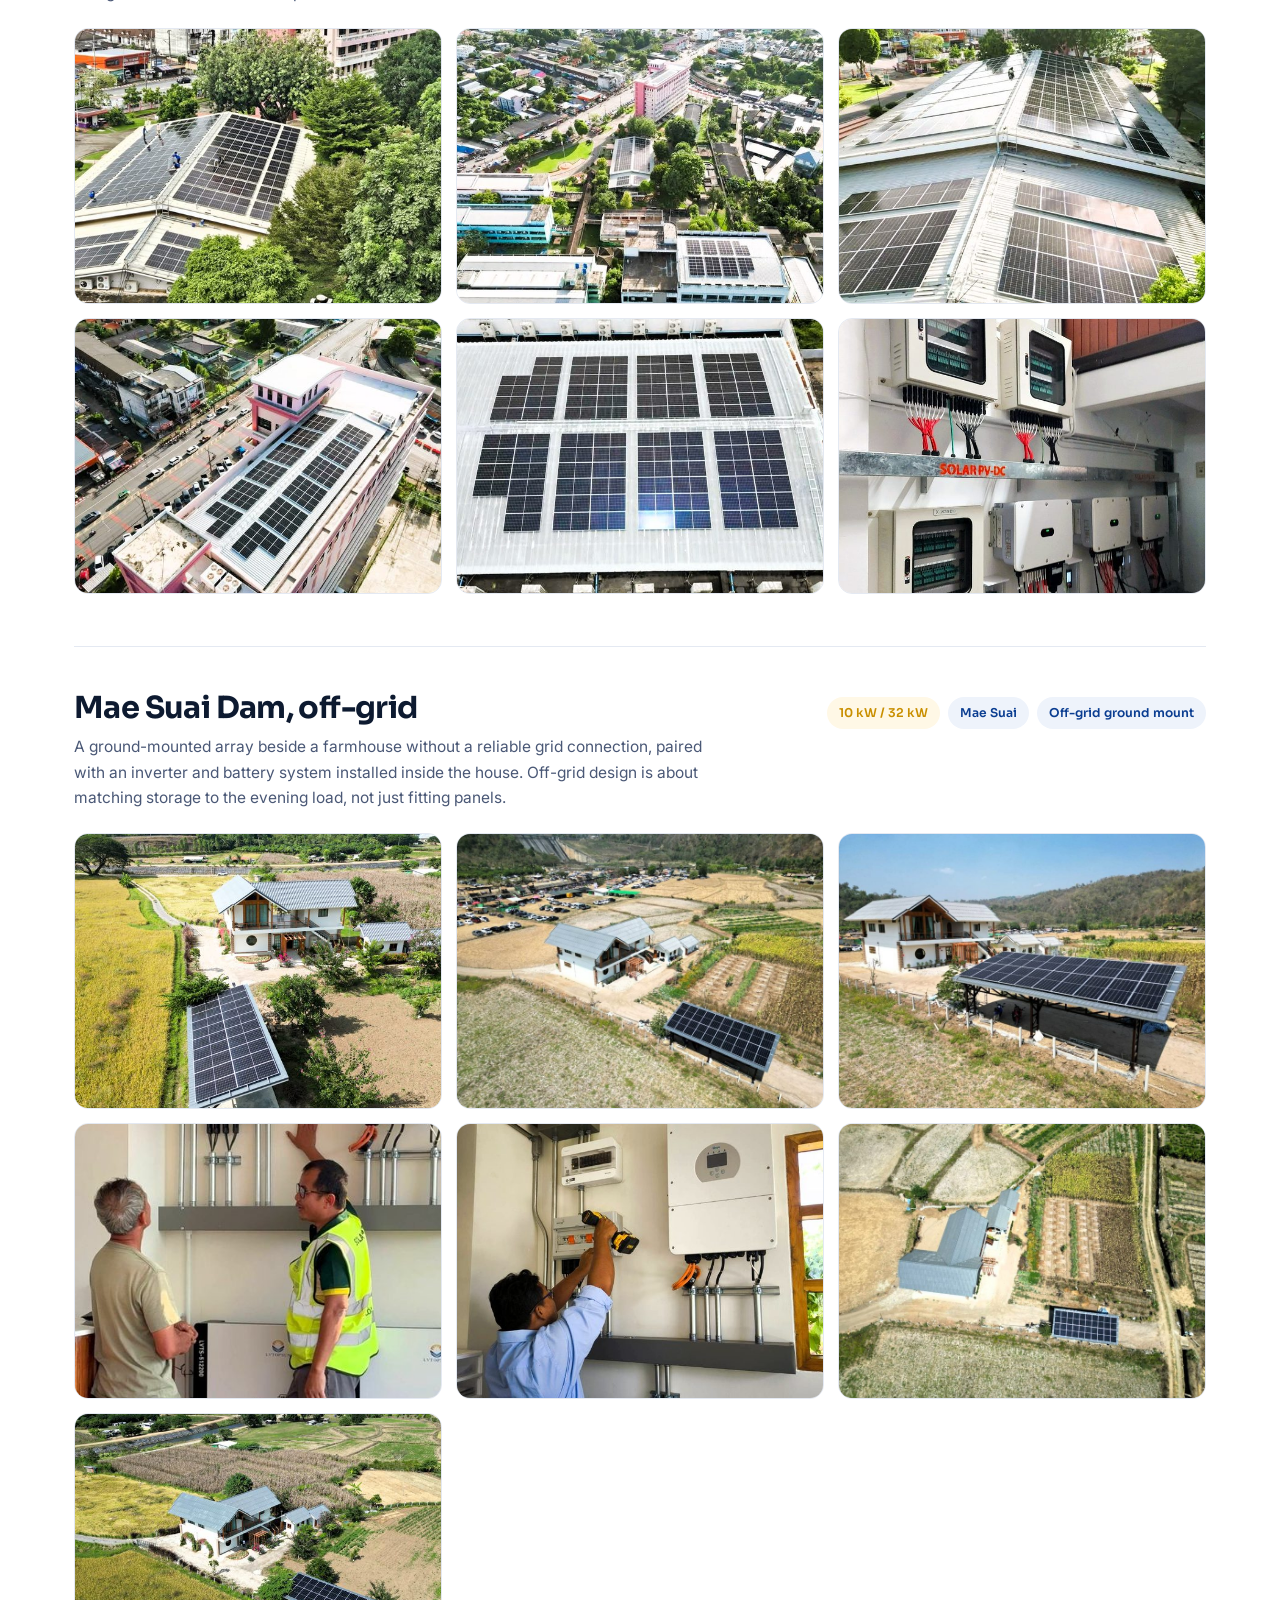
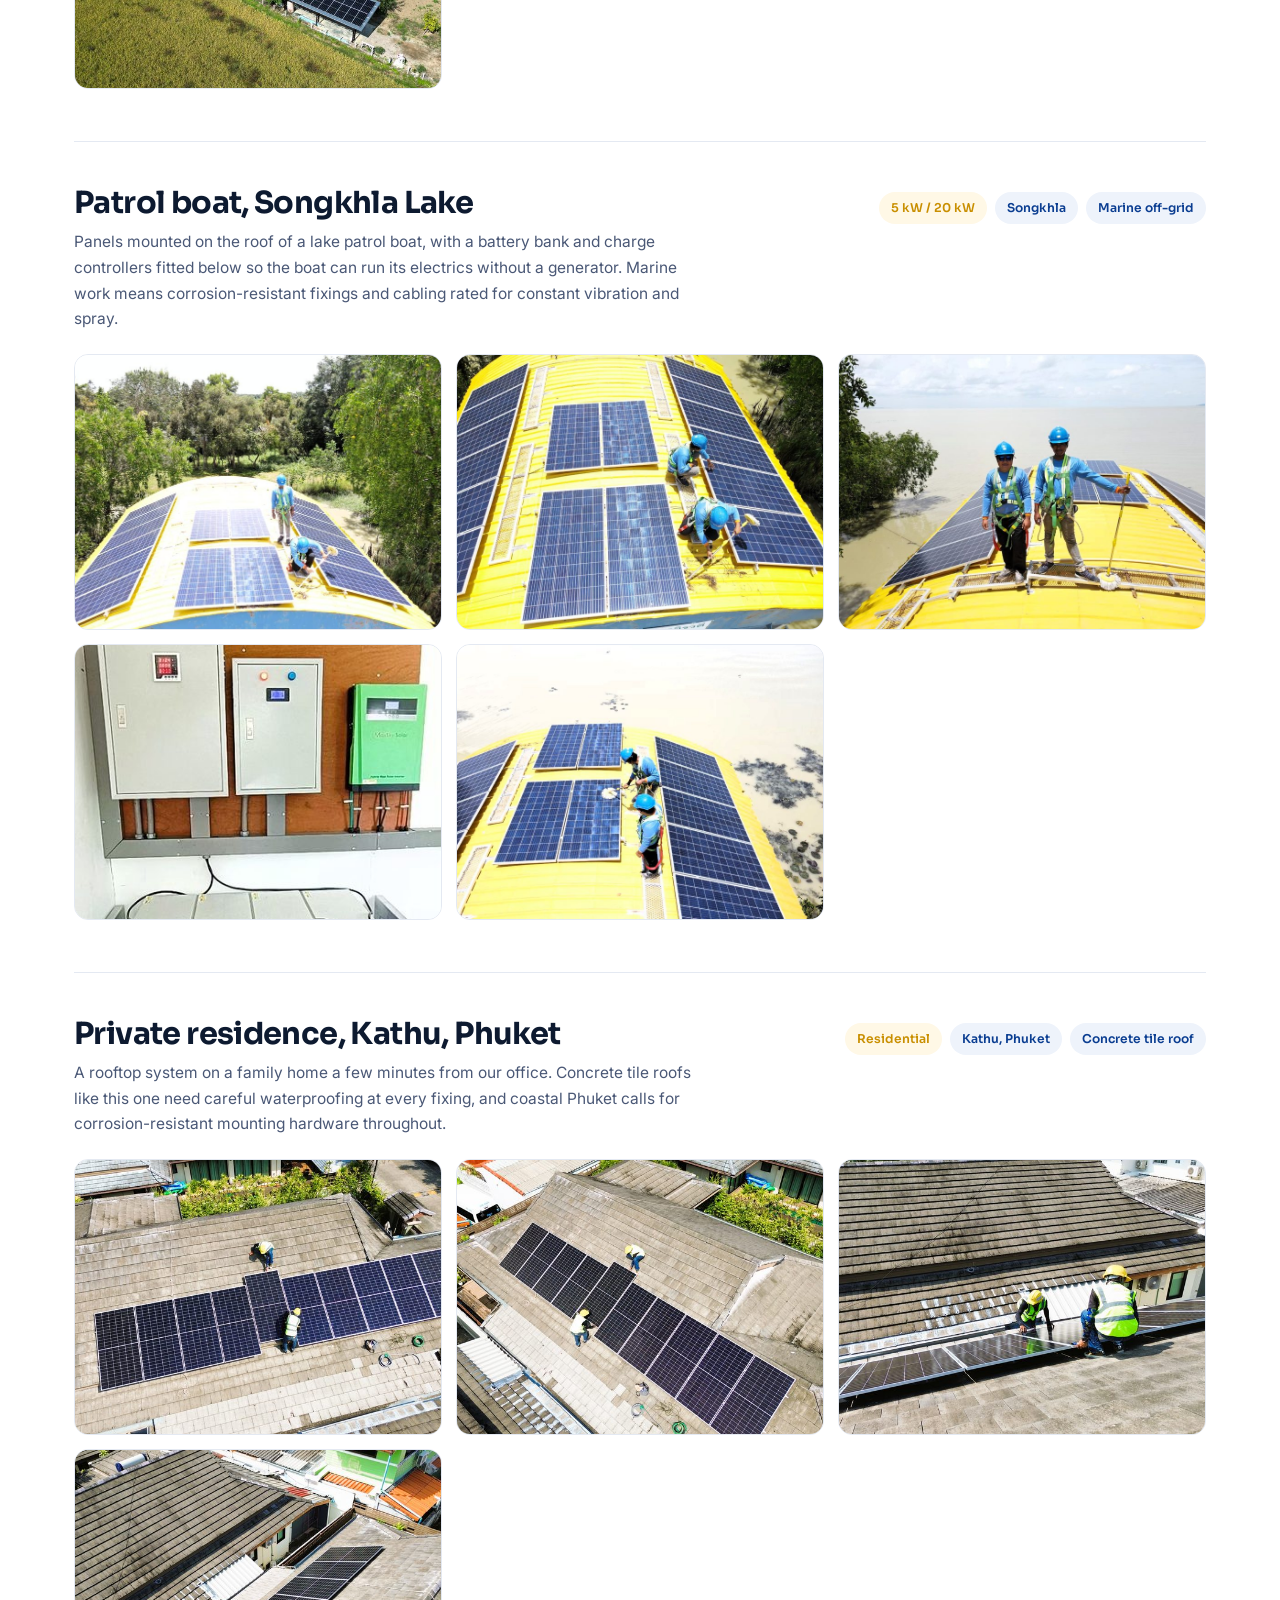
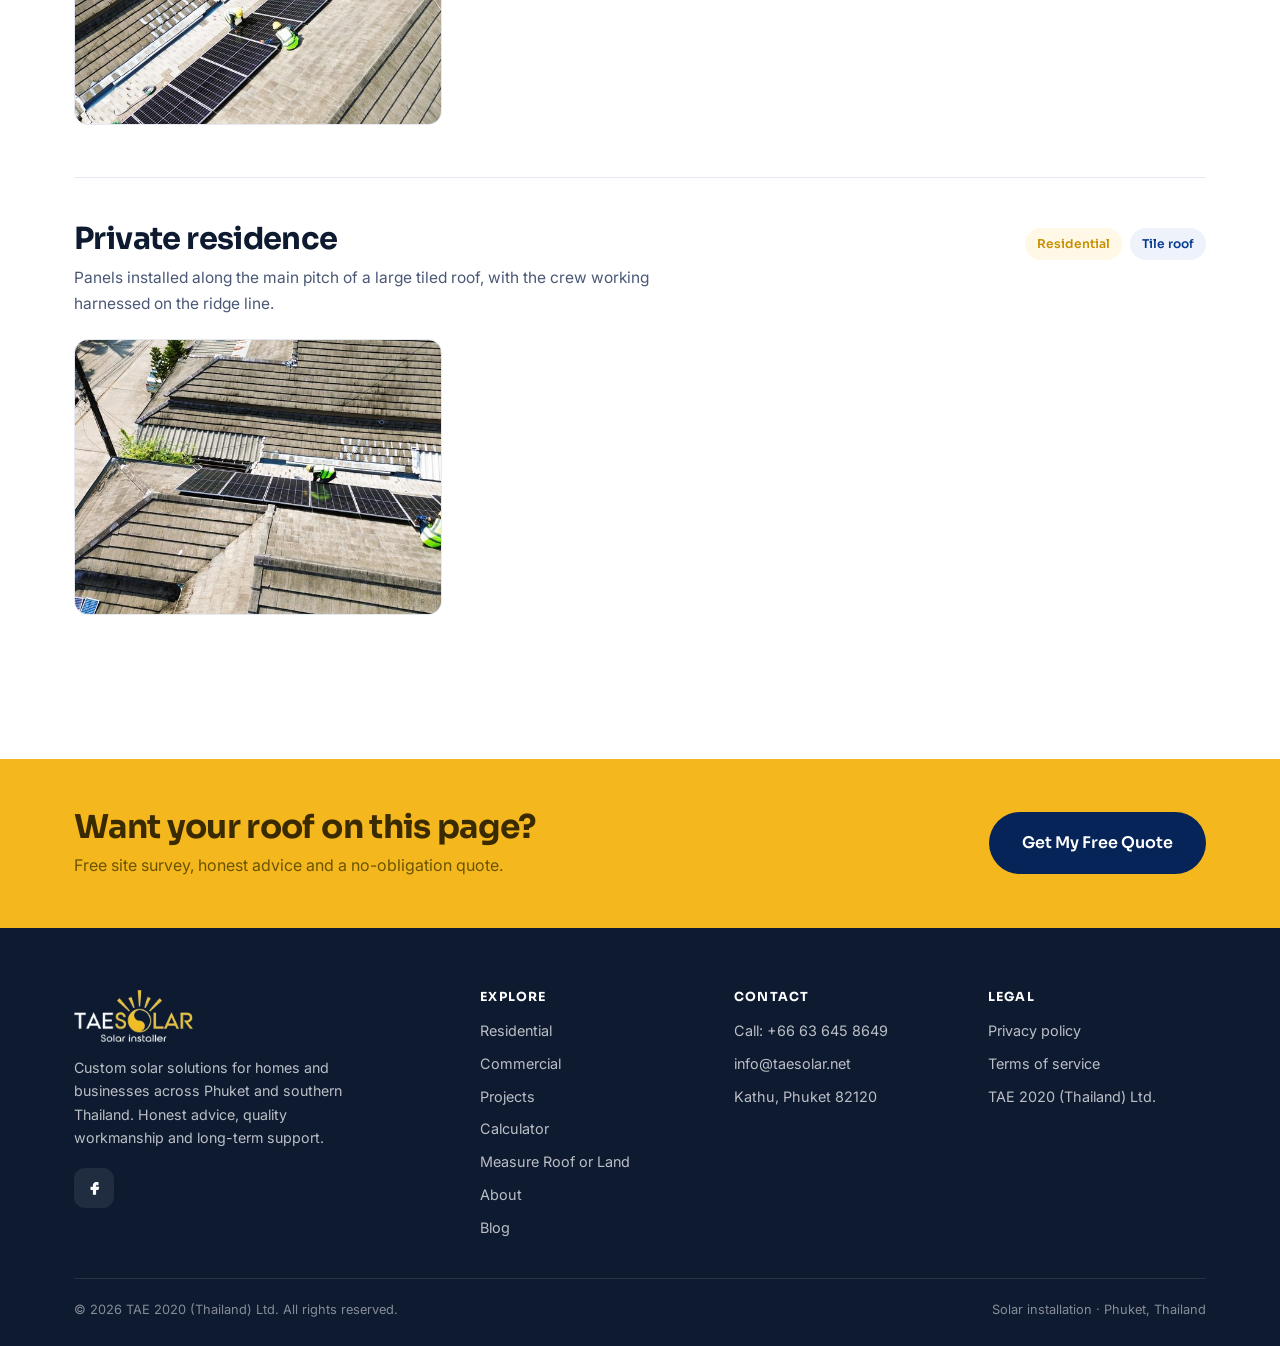
<file: projects.html>
<!DOCTYPE html>
<html lang="en">
<head>
<meta charset="UTF-8" />
<meta name="viewport" content="width=device-width, initial-scale=1" />
<title>Solar Projects in Thailand | Installations by TAE Solar, Phuket</title>
<meta name="description" content="Real solar installations by TAE Solar: a 250 kW college rooftop and a 100 kW school in Trang, an off-grid farmhouse near Mae Suai Dam, a solar patrol boat on Songkhla Lake and residential rooftops in Kathu, Phuket." />
<meta name="theme-color" content="#0A3D91" />
<link rel="icon" href="favicon.svg" type="image/svg+xml" />
<link rel="icon" href="favicon.png" type="image/png" sizes="64x64" />
<link rel="canonical" href="https://www.taesolar.net/projects.html" />
<meta property="og:type" content="website" />
<meta property="og:title" content="Solar Projects in Thailand | TAE Solar" />
<meta property="og:description" content="Schools, a college, an off-grid farmhouse, a patrol boat and Phuket homes: installations by the TAE Solar team." />
<meta property="og:image" content="https://www.taesolar.net/assets/img/og.jpg" />
<link rel="preconnect" href="https://fonts.googleapis.com" />
<link rel="preconnect" href="https://fonts.gstatic.com" crossorigin />
<link href="https://fonts.googleapis.com/css2?family=Sora:wght@600;700;800&family=Inter:wght@400;500;600&family=Noto+Sans+Thai:wght@400;600;700&display=swap" rel="stylesheet" />
<link rel="stylesheet" href="assets/css/site.css?v=20260920a" />
<script type="application/ld+json">
{"@context":"https://schema.org","@type":"CollectionPage","name":"TAE Solar projects",
"description":"A selection of solar installations delivered by TAE 2020 (Thailand) Ltd. across Thailand.",
"url":"https://www.taesolar.net/projects.html",
"publisher":{"@type":"Organization","name":"TAE Solar","@id":"https://www.taesolar.net/#business"}}
</script>
</head>
<body>
<a href="#main" class="skip">Skip to content</a>

<header class="site solid">
  <div class="wrap bar">
    <a href="index.html" class="logo" aria-label="TAE Solar — home"><img class="logo-light" src="assets/img/logo/tae-solar-logo.png" alt="TAE Solar" width="640" height="279" /><img class="logo-dark" src="assets/img/logo/tae-solar-logo-dark.png" alt="" aria-hidden="true" width="640" height="279" /></a>
    <nav class="main" id="nav">
      <a class="nl" href="residential.html" data-i18n="nav.residential">Residential</a>
      <a class="nl" href="commercial.html" data-i18n="nav.commercial">Commercial</a>
      <a class="nl active" href="projects.html" data-i18n="nav.projects">Projects</a>
      <a class="nl" href="index.html#calculator" data-i18n="nav.calculator">Calculator</a>
      <a class="nl mobile-only" href="roof.html" data-i18n="nav.roof">Measure Roof or Land</a>
      <a class="nl" href="about.html" data-i18n="nav.about">About</a>
      <a class="nl" href="blog/index.html" data-i18n="nav.blog">Blog</a>
      <a class="nl" href="contact.html" data-i18n="nav.contact">Contact</a>
      <a class="btn btn-gold" href="contact.html" data-i18n="nav.quote">Get a Quote</a>
    </nav>
    <div class="header-tools">
      <div class="lang">
        <button class="lang-btn" type="button" aria-haspopup="true" aria-expanded="false">
          <svg viewBox="0 0 24 24" fill="none" stroke="currentColor" stroke-width="2"><circle cx="12" cy="12" r="10"/><path d="M2 12h20M12 2a15 15 0 0 1 0 20 15 15 0 0 1 0-20z"/></svg>
          <span data-lang-current>🇬🇧 English</span>
        </button>
        <div class="lang-menu" role="menu"></div>
      </div>
      <button class="burger" id="burger" aria-label="Open menu" aria-expanded="false" aria-controls="nav"><span></span><span></span><span></span></button>
    </div>
  </div>
</header>
<div class="scrim" id="scrim"></div>

<main id="main">
<section class="page-head">
  <div class="wrap">
    <div class="crumbs"><a href="index.html" data-i18n="nav.home">Home</a> / <span data-i18n="nav.projects">Projects</span></div>
    <h1>Projects we have delivered</h1>
    <p>A selection of installations by the TAE Solar team, from a family roof in Kathu to a 250 kW college rooftop and an off-grid farmhouse. Tap any photo to see it full size.</p>
    <div class="cta-row mt-3" style="display:flex;gap:.9rem;flex-wrap:wrap">
      <a class="btn btn-gold btn-lg" href="contact.html" data-i18n="hero.cta1">Get a Free Quote</a>
      <a class="btn btn-ghost btn-lg" href="roof.html" data-i18n="hero.cta2">Measure My Roof or Land</a>
    </div>
  </div>
</section>

<section class="section" style="padding-top:40px">
  <div class="wrap">
    <div class="dev-note" style="margin:0 0 20px">
      <b>Before launch:</b> capacities and project names are as published on the previous site. Confirm each project's figures, year and location with the team, add a line about what the customer wanted, then delete this note.
    </div>

    <article class="project reveal" id="anuban-trang-school">
      <div class="project-head">
        <div>
          <h2>Anuban Trang School</h2>
          <p>A 100 kW rooftop system across the school's main buildings, with the inverters and distribution boards housed in a dedicated plant room. Teaching hours line up almost exactly with solar generation, which is what makes schools such strong candidates for self-consumption.</p>
        </div>
        <div class="chips"><span class="chip gold">100 kW</span><span class="chip">Trang</span><span class="chip">School rooftop</span></div>
      </div>
      <div class="gallery">
        <a class="gi" href="assets/img/projects/anuban-trang-school-1.jpg" data-lightbox="anuban-trang-school" data-caption="Anuban Trang School: Aerial view of two school buildings with rooftop solar arrays"><img src="assets/img/projects/anuban-trang-school-1-800.jpg" srcset="assets/img/projects/anuban-trang-school-1-800.jpg 800w, assets/img/projects/anuban-trang-school-1.jpg 1600w" sizes="(max-width:760px) 100vw, (max-width:1000px) 50vw, 33vw" width="800" height="450" alt="Aerial view of two school buildings with rooftop solar arrays" loading="lazy" decoding="async" /></a>
        <a class="gi" href="assets/img/projects/anuban-trang-school-2.jpg" data-lightbox="anuban-trang-school" data-caption="Anuban Trang School: School building with rooftop solar panels seen from the ground"><img src="assets/img/projects/anuban-trang-school-2-800.jpg" srcset="assets/img/projects/anuban-trang-school-2-800.jpg 800w, assets/img/projects/anuban-trang-school-2.jpg 1600w" sizes="(max-width:760px) 100vw, (max-width:1000px) 50vw, 33vw" width="800" height="416" alt="School building with rooftop solar panels seen from the ground" loading="lazy" decoding="async" /></a>
        <a class="gi" href="assets/img/projects/anuban-trang-school-3.jpg" data-lightbox="anuban-trang-school" data-caption="Anuban Trang School: Close-up of the solar array on a school roof"><img src="assets/img/projects/anuban-trang-school-3-800.jpg" srcset="assets/img/projects/anuban-trang-school-3-800.jpg 800w, assets/img/projects/anuban-trang-school-3.jpg 1600w" sizes="(max-width:760px) 100vw, (max-width:1000px) 50vw, 33vw" width="800" height="325" alt="Close-up of the solar array on a school roof" loading="lazy" decoding="async" /></a>
        <a class="gi" href="assets/img/projects/anuban-trang-school-4.jpg" data-lightbox="anuban-trang-school" data-caption="Anuban Trang School: Inverters and distribution boards in the school plant room"><img src="assets/img/projects/anuban-trang-school-4-800.jpg" srcset="assets/img/projects/anuban-trang-school-4-800.jpg 800w, assets/img/projects/anuban-trang-school-4.jpg 1600w" sizes="(max-width:760px) 100vw, (max-width:1000px) 50vw, 33vw" width="751" height="800" alt="Inverters and distribution boards in the school plant room" loading="lazy" decoding="async" /></a>
        <a class="gi" href="assets/img/projects/anuban-trang-school-5.jpg" data-lightbox="anuban-trang-school" data-caption="Anuban Trang School: Inverter and protection cabinet on the plant room wall"><img src="assets/img/projects/anuban-trang-school-5-800.jpg" srcset="assets/img/projects/anuban-trang-school-5-800.jpg 800w, assets/img/projects/anuban-trang-school-5.jpg 1600w" sizes="(max-width:760px) 100vw, (max-width:1000px) 50vw, 33vw" width="528" height="800" alt="Inverter and protection cabinet on the plant room wall" loading="lazy" decoding="async" /></a>
      </div>
    </article>

    <article class="project reveal" id="nurse-university-trang">
      <div class="project-head">
        <div>
          <h2>Nurse University, Trang</h2>
          <p>The largest system in this set: a 250 kW array spread over several rooftops on the college campus, feeding buildings with steady weekday daytime demand. Multiple string inverters sit in a shared plant room with the DC and AC distribution.</p>
        </div>
        <div class="chips"><span class="chip gold">250 kW</span><span class="chip">Trang</span><span class="chip">Commercial rooftop</span></div>
      </div>
      <div class="gallery">
        <a class="gi" href="assets/img/projects/nurse-university-trang-1.jpg" data-lightbox="nurse-university-trang" data-caption="Nurse University, Trang: Aerial view of a large rooftop solar array on a college building"><img src="assets/img/projects/nurse-university-trang-1-800.jpg" srcset="assets/img/projects/nurse-university-trang-1-800.jpg 800w, assets/img/projects/nurse-university-trang-1.jpg 1600w" sizes="(max-width:760px) 100vw, (max-width:1000px) 50vw, 33vw" width="800" height="407" alt="Aerial view of a large rooftop solar array on a college building" loading="lazy" decoding="async" /></a>
        <a class="gi" href="assets/img/projects/nurse-university-trang-2.jpg" data-lightbox="nurse-university-trang" data-caption="Nurse University, Trang: Aerial view of the college campus with solar panels on the roofs"><img src="assets/img/projects/nurse-university-trang-2-800.jpg" srcset="assets/img/projects/nurse-university-trang-2-800.jpg 800w, assets/img/projects/nurse-university-trang-2.jpg 1600w" sizes="(max-width:760px) 100vw, (max-width:1000px) 50vw, 33vw" width="800" height="450" alt="Aerial view of the college campus with solar panels on the roofs" loading="lazy" decoding="async" /></a>
        <a class="gi" href="assets/img/projects/nurse-university-trang-3.jpg" data-lightbox="nurse-university-trang" data-caption="Nurse University, Trang: Solar panels laid across two adjoining college roofs"><img src="assets/img/projects/nurse-university-trang-3-800.jpg" srcset="assets/img/projects/nurse-university-trang-3-800.jpg 800w, assets/img/projects/nurse-university-trang-3.jpg 1600w" sizes="(max-width:760px) 100vw, (max-width:1000px) 50vw, 33vw" width="800" height="450" alt="Solar panels laid across two adjoining college roofs" loading="lazy" decoding="async" /></a>
        <a class="gi" href="assets/img/projects/nurse-university-trang-4.jpg" data-lightbox="nurse-university-trang" data-caption="Nurse University, Trang: Aerial view of rooftop panels with the town behind"><img src="assets/img/projects/nurse-university-trang-4-800.jpg" srcset="assets/img/projects/nurse-university-trang-4-800.jpg 800w, assets/img/projects/nurse-university-trang-4.jpg 1600w" sizes="(max-width:760px) 100vw, (max-width:1000px) 50vw, 33vw" width="800" height="450" alt="Aerial view of rooftop panels with the town behind" loading="lazy" decoding="async" /></a>
        <a class="gi" href="assets/img/projects/nurse-university-trang-5.jpg" data-lightbox="nurse-university-trang" data-caption="Nurse University, Trang: Rows of panels on a flat metal roof"><img src="assets/img/projects/nurse-university-trang-5-800.jpg" srcset="assets/img/projects/nurse-university-trang-5-800.jpg 800w, assets/img/projects/nurse-university-trang-5.jpg 1600w" sizes="(max-width:760px) 100vw, (max-width:1000px) 50vw, 33vw" width="800" height="450" alt="Rows of panels on a flat metal roof" loading="lazy" decoding="async" /></a>
        <a class="gi" href="assets/img/projects/nurse-university-trang-6.jpg" data-lightbox="nurse-university-trang" data-caption="Nurse University, Trang: String inverters and distribution boards in the plant room"><img src="assets/img/projects/nurse-university-trang-6-800.jpg" srcset="assets/img/projects/nurse-university-trang-6-800.jpg 800w, assets/img/projects/nurse-university-trang-6.jpg 1600w" sizes="(max-width:760px) 100vw, (max-width:1000px) 50vw, 33vw" width="656" height="800" alt="String inverters and distribution boards in the plant room" loading="lazy" decoding="async" /></a>
      </div>
    </article>

    <article class="project reveal" id="mae-suai-dam">
      <div class="project-head">
        <div>
          <h2>Mae Suai Dam, off-grid</h2>
          <p>A ground-mounted array beside a farmhouse without a reliable grid connection, paired with an inverter and battery system installed inside the house. Off-grid design is about matching storage to the evening load, not just fitting panels.</p>
        </div>
        <div class="chips"><span class="chip gold">10 kW / 32 kW</span><span class="chip">Mae Suai</span><span class="chip">Off-grid ground mount</span></div>
      </div>
      <div class="gallery">
        <a class="gi" href="assets/img/projects/mae-suai-dam-1.jpg" data-lightbox="mae-suai-dam" data-caption="Mae Suai Dam, off-grid: Ground-mounted solar array beside a farmhouse in rice fields"><img src="assets/img/projects/mae-suai-dam-1-800.jpg" srcset="assets/img/projects/mae-suai-dam-1-800.jpg 800w, assets/img/projects/mae-suai-dam-1.jpg 1600w" sizes="(max-width:760px) 100vw, (max-width:1000px) 50vw, 33vw" width="800" height="450" alt="Ground-mounted solar array beside a farmhouse in rice fields" loading="lazy" decoding="async" /></a>
        <a class="gi" href="assets/img/projects/mae-suai-dam-2.jpg" data-lightbox="mae-suai-dam" data-caption="Mae Suai Dam, off-grid: Aerial view of the farmhouse and ground-mounted array"><img src="assets/img/projects/mae-suai-dam-2-800.jpg" srcset="assets/img/projects/mae-suai-dam-2-800.jpg 800w, assets/img/projects/mae-suai-dam-2.jpg 1600w" sizes="(max-width:760px) 100vw, (max-width:1000px) 50vw, 33vw" width="800" height="600" alt="Aerial view of the farmhouse and ground-mounted array" loading="lazy" decoding="async" /></a>
        <a class="gi" href="assets/img/projects/mae-suai-dam-3.jpg" data-lightbox="mae-suai-dam" data-caption="Mae Suai Dam, off-grid: Ground-mounted array in front of the farmhouse"><img src="assets/img/projects/mae-suai-dam-3-800.jpg" srcset="assets/img/projects/mae-suai-dam-3-800.jpg 800w, assets/img/projects/mae-suai-dam-3.jpg 1600w" sizes="(max-width:760px) 100vw, (max-width:1000px) 50vw, 33vw" width="800" height="600" alt="Ground-mounted array in front of the farmhouse" loading="lazy" decoding="async" /></a>
        <a class="gi" href="assets/img/projects/mae-suai-dam-4.jpg" data-lightbox="mae-suai-dam" data-caption="Mae Suai Dam, off-grid: Two people at the inverter and battery installation inside the house"><img src="assets/img/projects/mae-suai-dam-4-800.jpg" srcset="assets/img/projects/mae-suai-dam-4-800.jpg 800w, assets/img/projects/mae-suai-dam-4.jpg 1600w" sizes="(max-width:760px) 100vw, (max-width:1000px) 50vw, 33vw" width="450" height="800" alt="Two people at the inverter and battery installation inside the house" loading="lazy" decoding="async" /></a>
        <a class="gi" href="assets/img/projects/mae-suai-dam-5.jpg" data-lightbox="mae-suai-dam" data-caption="Mae Suai Dam, off-grid: Technician working on the wall-mounted inverter"><img src="assets/img/projects/mae-suai-dam-5-800.jpg" srcset="assets/img/projects/mae-suai-dam-5-800.jpg 800w, assets/img/projects/mae-suai-dam-5.jpg 1600w" sizes="(max-width:760px) 100vw, (max-width:1000px) 50vw, 33vw" width="600" height="800" alt="Technician working on the wall-mounted inverter" loading="lazy" decoding="async" /></a>
        <a class="gi" href="assets/img/projects/mae-suai-dam-6.jpg" data-lightbox="mae-suai-dam" data-caption="Mae Suai Dam, off-grid: Aerial view of the ground-mounted array between fields"><img src="assets/img/projects/mae-suai-dam-6-800.jpg" srcset="assets/img/projects/mae-suai-dam-6-800.jpg 800w, assets/img/projects/mae-suai-dam-6.jpg 1600w" sizes="(max-width:760px) 100vw, (max-width:1000px) 50vw, 33vw" width="800" height="600" alt="Aerial view of the ground-mounted array between fields" loading="lazy" decoding="async" /></a>
        <a class="gi" href="assets/img/projects/mae-suai-dam-7.jpg" data-lightbox="mae-suai-dam" data-caption="Mae Suai Dam, off-grid: Aerial view of the farmhouse, array and surrounding farmland"><img src="assets/img/projects/mae-suai-dam-7-800.jpg" srcset="assets/img/projects/mae-suai-dam-7-800.jpg 800w, assets/img/projects/mae-suai-dam-7.jpg 1600w" sizes="(max-width:760px) 100vw, (max-width:1000px) 50vw, 33vw" width="800" height="450" alt="Aerial view of the farmhouse, array and surrounding farmland" loading="lazy" decoding="async" /></a>
      </div>
    </article>

    <article class="project reveal" id="patrol-boat-songkhla">
      <div class="project-head">
        <div>
          <h2>Patrol boat, Songkhla Lake</h2>
          <p>Panels mounted on the roof of a lake patrol boat, with a battery bank and charge controllers fitted below so the boat can run its electrics without a generator. Marine work means corrosion-resistant fixings and cabling rated for constant vibration and spray.</p>
        </div>
        <div class="chips"><span class="chip gold">5 kW / 20 kW</span><span class="chip">Songkhla</span><span class="chip">Marine off-grid</span></div>
      </div>
      <div class="gallery">
        <a class="gi" href="assets/img/projects/patrol-boat-songkhla-1.jpg" data-lightbox="patrol-boat-songkhla" data-caption="Patrol boat, Songkhla Lake: Technician fitting solar panels on the roof of a yellow patrol boat"><img src="assets/img/projects/patrol-boat-songkhla-1-800.jpg" srcset="assets/img/projects/patrol-boat-songkhla-1-800.jpg 800w, assets/img/projects/patrol-boat-songkhla-1.jpg 1600w" sizes="(max-width:760px) 100vw, (max-width:1000px) 50vw, 33vw" width="800" height="561" alt="Technician fitting solar panels on the roof of a yellow patrol boat" loading="lazy" decoding="async" /></a>
        <a class="gi" href="assets/img/projects/patrol-boat-songkhla-2.jpg" data-lightbox="patrol-boat-songkhla" data-caption="Patrol boat, Songkhla Lake: Solar panels on the boat roof with a technician at work"><img src="assets/img/projects/patrol-boat-songkhla-2-800.jpg" srcset="assets/img/projects/patrol-boat-songkhla-2-800.jpg 800w, assets/img/projects/patrol-boat-songkhla-2.jpg 1600w" sizes="(max-width:760px) 100vw, (max-width:1000px) 50vw, 33vw" width="800" height="600" alt="Solar panels on the boat roof with a technician at work" loading="lazy" decoding="async" /></a>
        <a class="gi" href="assets/img/projects/patrol-boat-songkhla-3.jpg" data-lightbox="patrol-boat-songkhla" data-caption="Patrol boat, Songkhla Lake: Two technicians standing on the boat roof beside the panels"><img src="assets/img/projects/patrol-boat-songkhla-3-800.jpg" srcset="assets/img/projects/patrol-boat-songkhla-3-800.jpg 800w, assets/img/projects/patrol-boat-songkhla-3.jpg 1600w" sizes="(max-width:760px) 100vw, (max-width:1000px) 50vw, 33vw" width="800" height="600" alt="Two technicians standing on the boat roof beside the panels" loading="lazy" decoding="async" /></a>
        <a class="gi" href="assets/img/projects/patrol-boat-songkhla-4.jpg" data-lightbox="patrol-boat-songkhla" data-caption="Patrol boat, Songkhla Lake: Battery bank and charge controllers installed on the boat"><img src="assets/img/projects/patrol-boat-songkhla-4-800.jpg" srcset="assets/img/projects/patrol-boat-songkhla-4-800.jpg 800w, assets/img/projects/patrol-boat-songkhla-4.jpg 1600w" sizes="(max-width:760px) 100vw, (max-width:1000px) 50vw, 33vw" width="407" height="800" alt="Battery bank and charge controllers installed on the boat" loading="lazy" decoding="async" /></a>
        <a class="gi" href="assets/img/projects/patrol-boat-songkhla-5.jpg" data-lightbox="patrol-boat-songkhla" data-caption="Patrol boat, Songkhla Lake: Boat roof with the finished solar array over the lake"><img src="assets/img/projects/patrol-boat-songkhla-5-800.jpg" srcset="assets/img/projects/patrol-boat-songkhla-5-800.jpg 800w, assets/img/projects/patrol-boat-songkhla-5.jpg 1600w" sizes="(max-width:760px) 100vw, (max-width:1000px) 50vw, 33vw" width="800" height="600" alt="Boat roof with the finished solar array over the lake" loading="lazy" decoding="async" /></a>
      </div>
    </article>

    <article class="project reveal" id="kathu">
      <div class="project-head">
        <div>
          <h2>Private residence, Kathu, Phuket</h2>
          <p>A rooftop system on a family home a few minutes from our office. Concrete tile roofs like this one need careful waterproofing at every fixing, and coastal Phuket calls for corrosion-resistant mounting hardware throughout.</p>
        </div>
        <div class="chips"><span class="chip gold">Residential</span><span class="chip">Kathu, Phuket</span><span class="chip">Concrete tile roof</span></div>
      </div>
      <div class="gallery">
        <a class="gi" href="assets/img/projects/private-residence-kathu-1.jpg" data-lightbox="kathu" data-caption="Private residence, Kathu, Phuket: Aerial view of technicians installing panels on a tiled roof in Kathu"><img src="assets/img/projects/private-residence-kathu-1-800.jpg" srcset="assets/img/projects/private-residence-kathu-1-800.jpg 800w, assets/img/projects/private-residence-kathu-1.jpg 1600w" sizes="(max-width:760px) 100vw, (max-width:1000px) 50vw, 33vw" width="800" height="450" alt="Aerial view of technicians installing panels on a tiled roof in Kathu" loading="lazy" decoding="async" /></a>
        <a class="gi" href="assets/img/projects/private-residence-kathu-2.jpg" data-lightbox="kathu" data-caption="Private residence, Kathu, Phuket: Aerial view of the finished rooftop array on the Kathu house"><img src="assets/img/projects/private-residence-kathu-2-800.jpg" srcset="assets/img/projects/private-residence-kathu-2-800.jpg 800w, assets/img/projects/private-residence-kathu-2.jpg 1600w" sizes="(max-width:760px) 100vw, (max-width:1000px) 50vw, 33vw" width="800" height="450" alt="Aerial view of the finished rooftop array on the Kathu house" loading="lazy" decoding="async" /></a>
        <a class="gi" href="assets/img/projects/private-residence-kathu-3.jpg" data-lightbox="kathu" data-caption="Private residence, Kathu, Phuket: Technicians working on the tiled roof"><img src="assets/img/projects/private-residence-kathu-3-800.jpg" srcset="assets/img/projects/private-residence-kathu-3-800.jpg 800w, assets/img/projects/private-residence-kathu-3.jpg 1600w" sizes="(max-width:760px) 100vw, (max-width:1000px) 50vw, 33vw" width="800" height="475" alt="Technicians working on the tiled roof" loading="lazy" decoding="async" /></a>
        <a class="gi" href="assets/img/projects/private-residence-kathu-4.jpg" data-lightbox="kathu" data-caption="Private residence, Kathu, Phuket: Aerial view of the roof with panels along the main pitch"><img src="assets/img/projects/private-residence-kathu-4-800.jpg" srcset="assets/img/projects/private-residence-kathu-4-800.jpg 800w, assets/img/projects/private-residence-kathu-4.jpg 1600w" sizes="(max-width:760px) 100vw, (max-width:1000px) 50vw, 33vw" width="800" height="450" alt="Aerial view of the roof with panels along the main pitch" loading="lazy" decoding="async" /></a>
      </div>
    </article>

    <article class="project reveal" id="residence">
      <div class="project-head">
        <div>
          <h2>Private residence</h2>
          <p>Panels installed along the main pitch of a large tiled roof, with the crew working harnessed on the ridge line.</p>
        </div>
        <div class="chips"><span class="chip gold">Residential</span><span class="chip">Tile roof</span></div>
      </div>
      <div class="gallery">
        <a class="gi" href="assets/img/projects/residence.jpg" data-lightbox="residence" data-caption="Private residence: Aerial view of technicians installing panels on a large tiled roof"><img src="assets/img/projects/residence-800.jpg" srcset="assets/img/projects/residence-800.jpg 800w, assets/img/projects/residence.jpg 1600w" sizes="(max-width:760px) 100vw, (max-width:1000px) 50vw, 33vw" width="800" height="450" alt="Aerial view of technicians installing panels on a large tiled roof" loading="lazy" decoding="async" /></a>
      </div>
    </article>

  </div>
</section>

<section class="cta-band">
  <div class="wrap">
    <div><h2>Want your roof on this page?</h2><p>Free site survey, honest advice and a no-obligation quote.</p></div>
    <a class="btn btn-blue btn-lg" href="contact.html" data-i18n="cta.btn">Get My Free Quote</a>
  </div>
</section>

</main>

<footer class="site">
  <div class="wrap">
    <div class="cols">
      <div>
        <div class="logo"><img src="assets/img/logo/tae-solar-logo.png" alt="TAE Solar" width="640" height="279" loading="lazy" /></div>
        <p data-i18n="foot.blurb">Custom solar solutions for homes and businesses across Phuket and southern Thailand. Honest advice, quality workmanship and long-term support.</p>
        <div class="socials">
          <a href="https://www.facebook.com/taesolar" target="_blank" rel="noopener" aria-label="Facebook"><svg viewBox="0 0 24 24" fill="currentColor"><path d="M14 9h3V5h-3c-2.2 0-4 1.8-4 4v2H7v4h3v6h4v-6h3l1-4h-4V9c0-.6.4-1 1-1z"/></svg></a>
          <a href="#" class="line-pending" data-line target="_blank" rel="noopener" aria-label="LINE"><svg viewBox="0 0 24 24" fill="currentColor"><path d="M12 3C6.5 3 2 6.6 2 11c0 3.9 3.5 7.2 8.3 7.9.3.1.7.2.8.5.1.3.1.7 0 1l-.1.8c0 .3-.2 1 .9.6 1.1-.5 6-3.5 8.2-6C21.4 14.1 22 12.6 22 11c0-4.4-4.5-8-10-8z"/></svg></a>
        </div>
      </div>
      <div><h4 data-i18n="foot.explore">Explore</h4><ul>
        <li><a href="residential.html" data-i18n="nav.residential">Residential</a></li>
        <li><a href="commercial.html" data-i18n="nav.commercial">Commercial</a></li>
        <li><a href="projects.html" data-i18n="nav.projects">Projects</a></li>
        <li><a href="index.html#calculator" data-i18n="nav.calculator">Calculator</a></li>
        <li><a href="roof.html" data-i18n="nav.roof">Measure Roof or Land</a></li>
        <li><a href="about.html" data-i18n="nav.about">About</a></li>
        <li><a href="blog/index.html" data-i18n="nav.blog">Blog</a></li></ul></div>
      <div><h4 data-i18n="foot.contact">Contact</h4><ul>
        <li><a href="tel:+66636458649">Call: +66 63 645 8649</a></li>
        <li><a href="mailto:info@taesolar.net">info@taesolar.net</a></li>
        <li>Kathu, Phuket 82120</li></ul></div>
      <div><h4 data-i18n="foot.legal">Legal</h4><ul>
        <li><a href="#" data-i18n="foot.privacy">Privacy policy</a></li>
        <li><a href="#" data-i18n="foot.terms">Terms of service</a></li>
        <li data-i18n="foot.company">TAE 2020 (Thailand) Ltd.</li></ul></div>
    </div>
    <div class="bottom">
      <span>© <span id="yr"></span> TAE 2020 (Thailand) Ltd. <span data-i18n="foot.rights">All rights reserved.</span></span>
      <span>Solar installation · Phuket, Thailand</span>
    </div>
  </div>
</footer>

<div class="mobile-cta">
  <a class="btn btn-outline" href="tel:+66636458649"><svg viewBox="0 0 24 24" fill="none" stroke="currentColor" stroke-width="2" aria-hidden="true"><path d="M22 16.9v3a2 2 0 0 1-2.2 2 19.8 19.8 0 0 1-8.6-3.1 19.5 19.5 0 0 1-6-6 19.8 19.8 0 0 1-3.1-8.7A2 2 0 0 1 4.1 2h3a2 2 0 0 1 2 1.7c.1.9.4 1.8.7 2.7a2 2 0 0 1-.5 2.1L8.1 9.9a16 16 0 0 0 6 6l1.4-1.2a2 2 0 0 1 2.1-.5c.9.3 1.8.6 2.7.7a2 2 0 0 1 1.7 2z"/></svg><span data-i18n="mob.call">Call</span></a>
  <a class="btn btn-gold" href="contact.html" data-i18n="mob.quote">Free Quote</a>
</div>

<script src="assets/js/i18n.js?v=20260920a"></script>
<script src="assets/js/site.js?v=20260920a"></script>
</body>
</html>
</file>
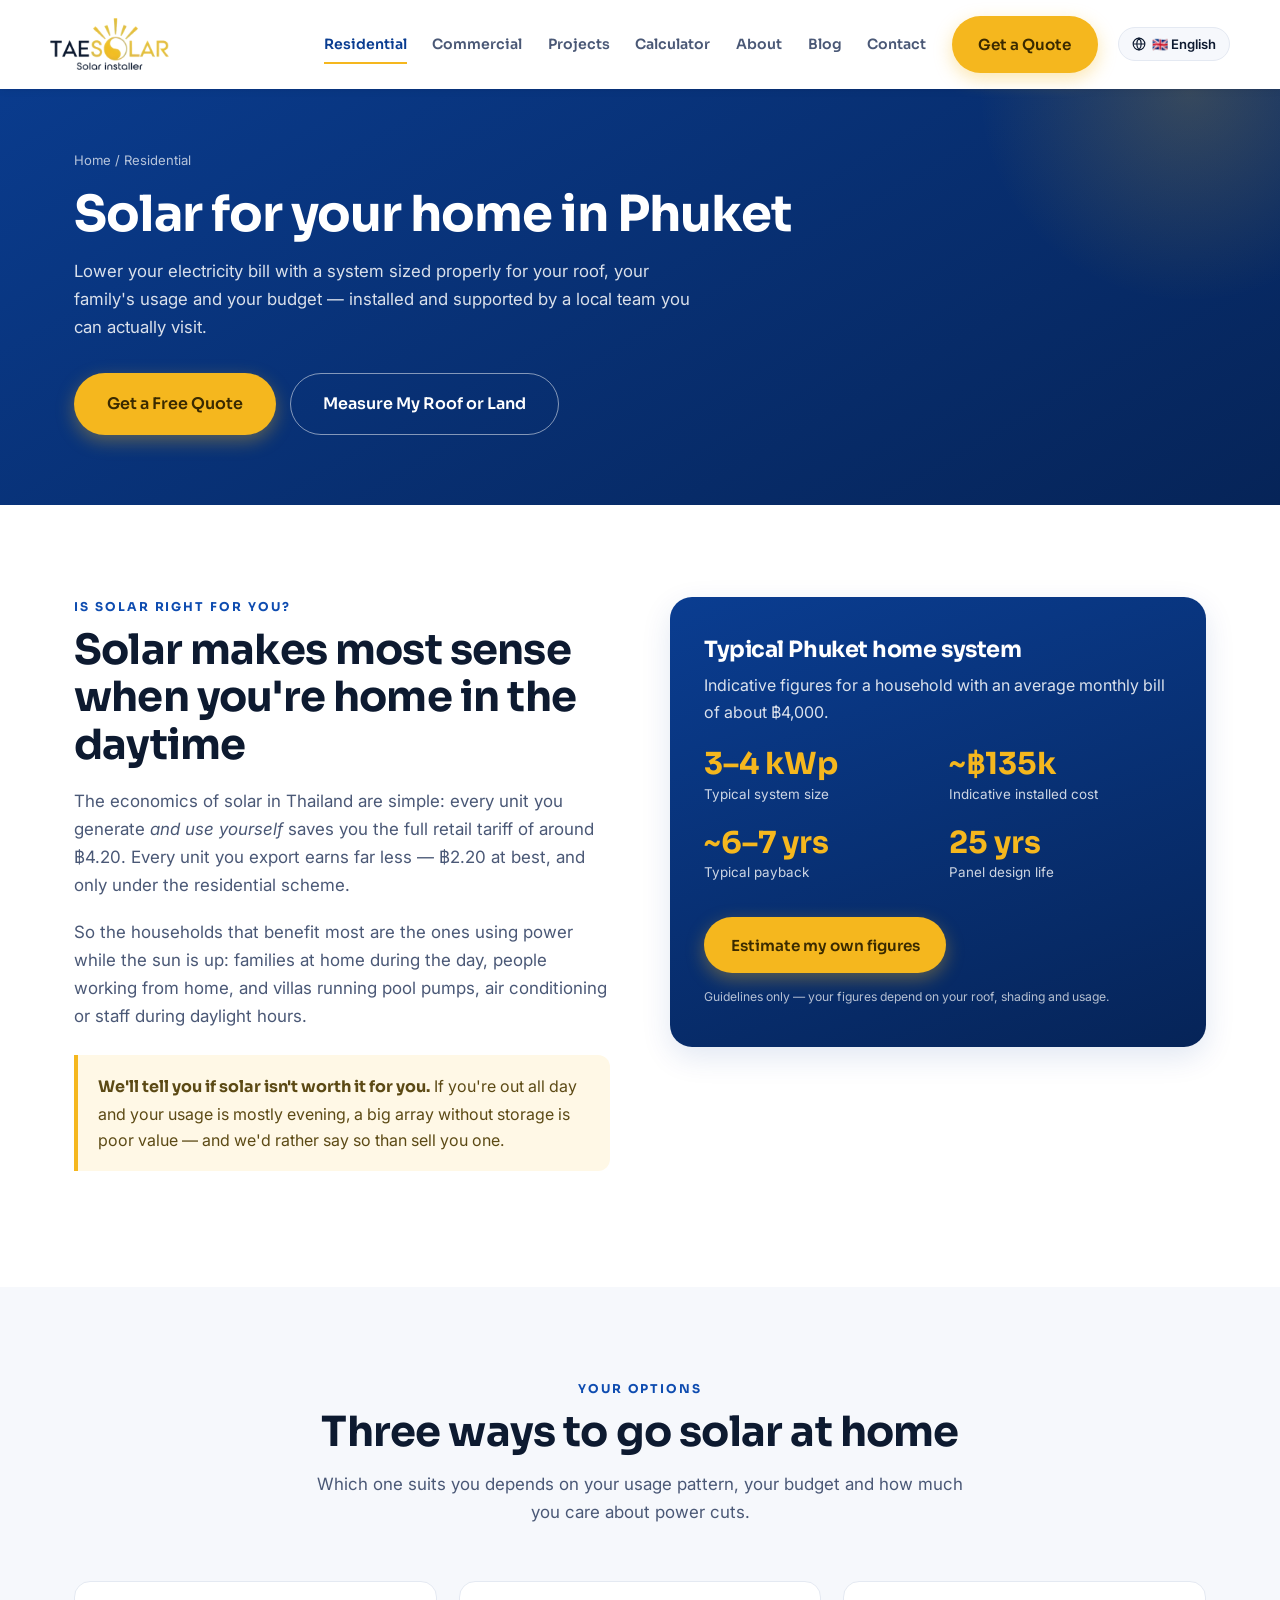
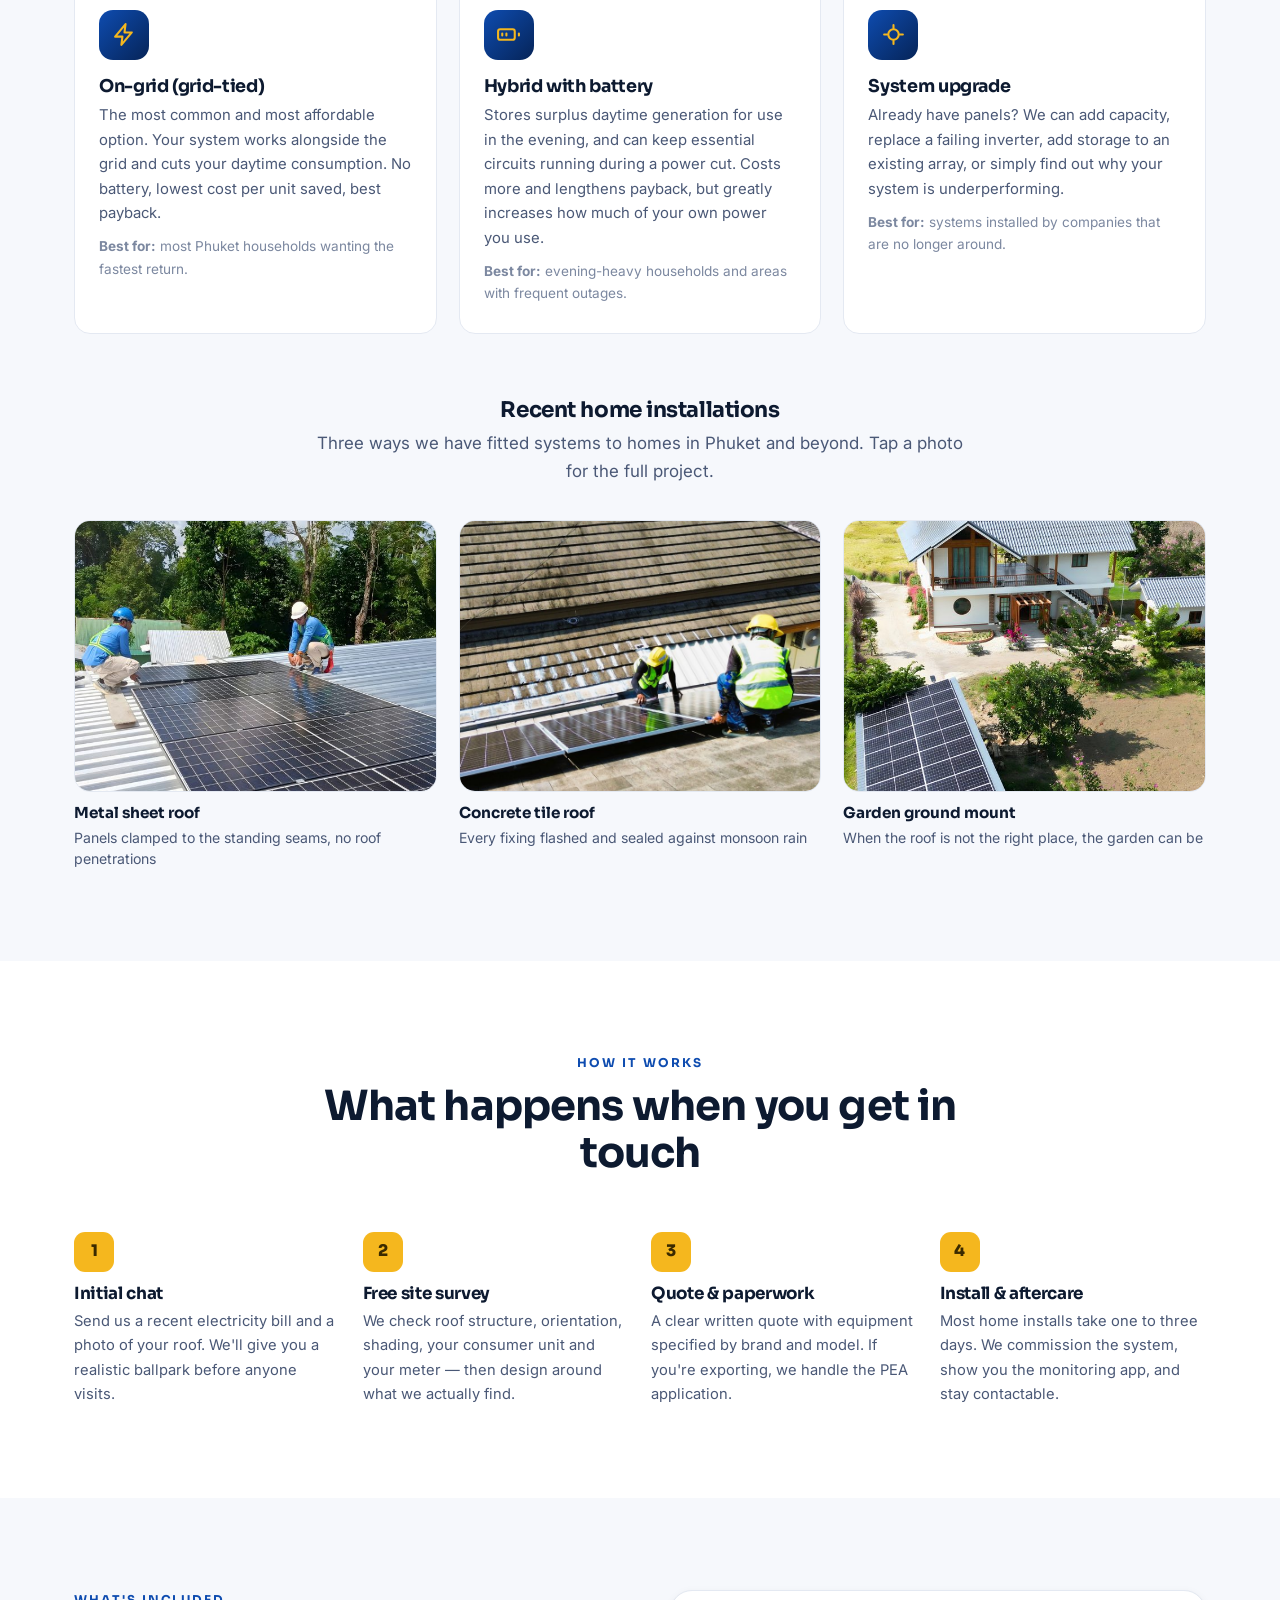
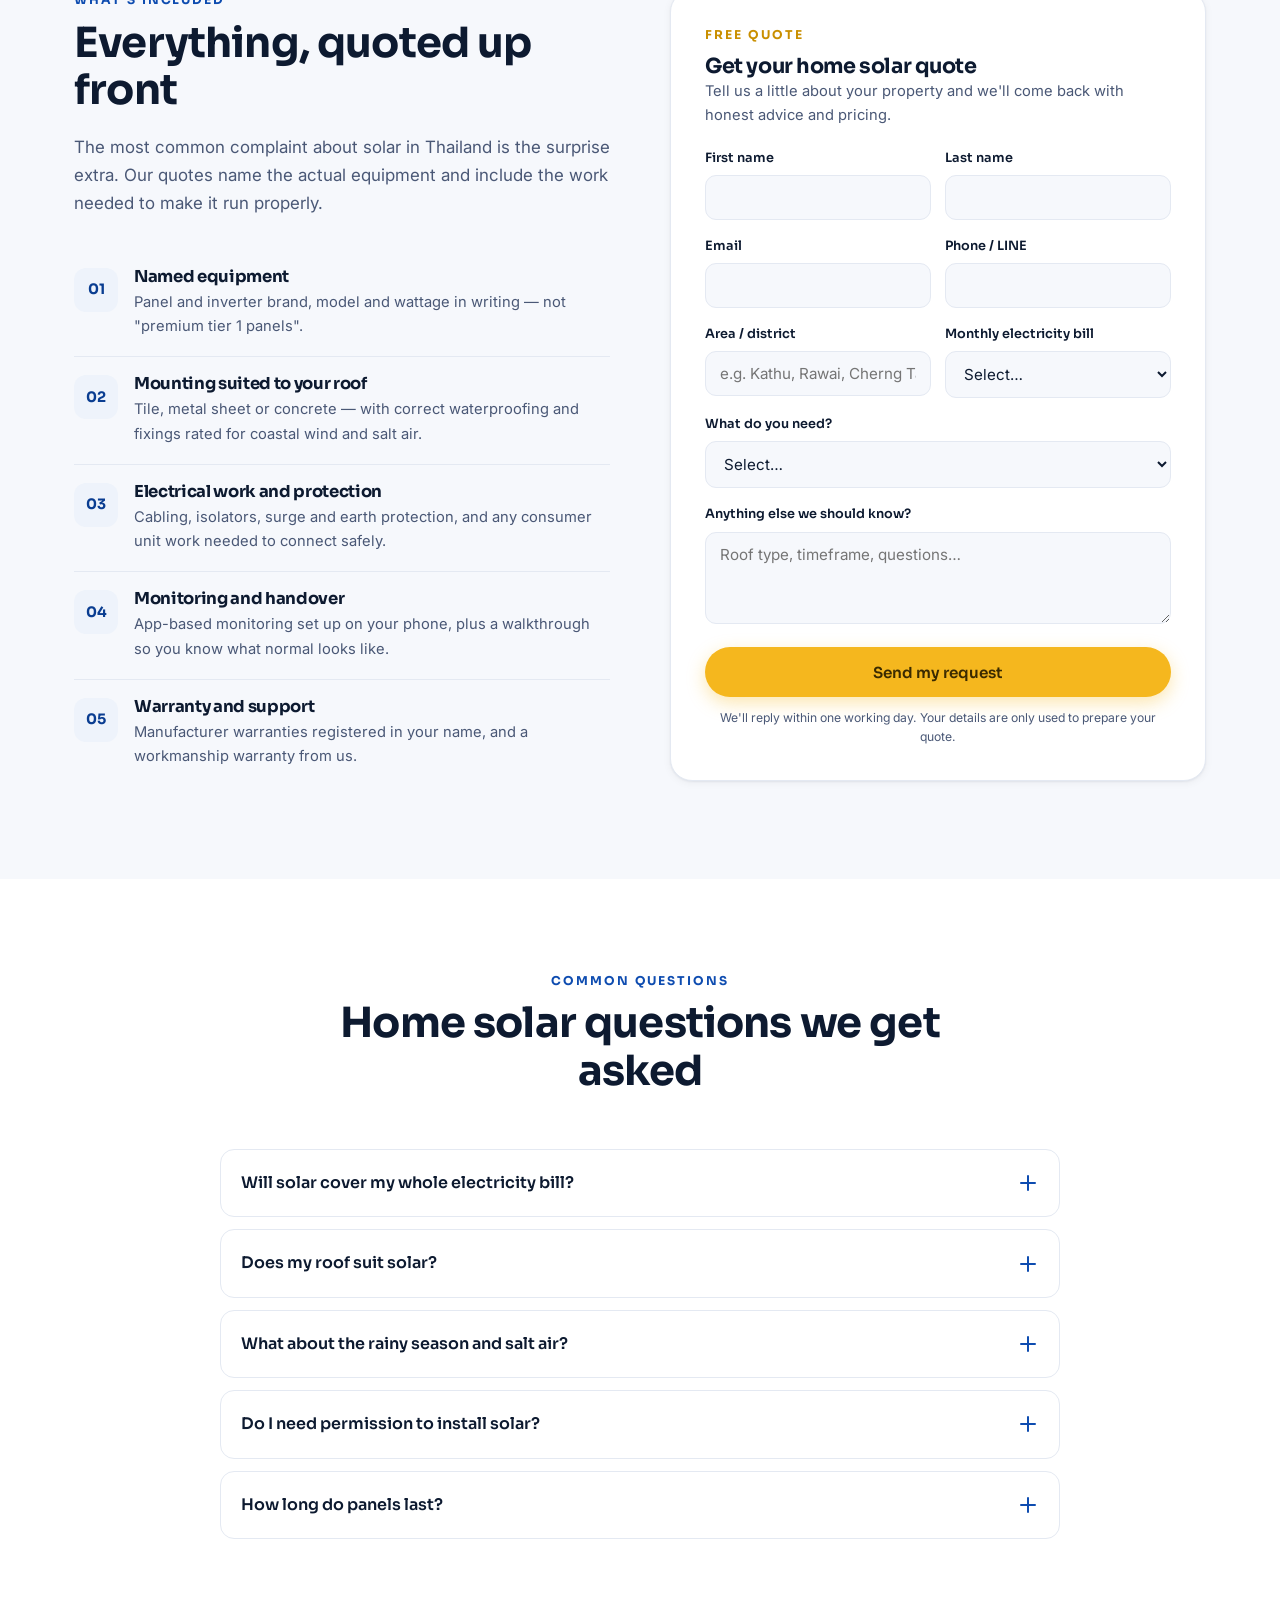
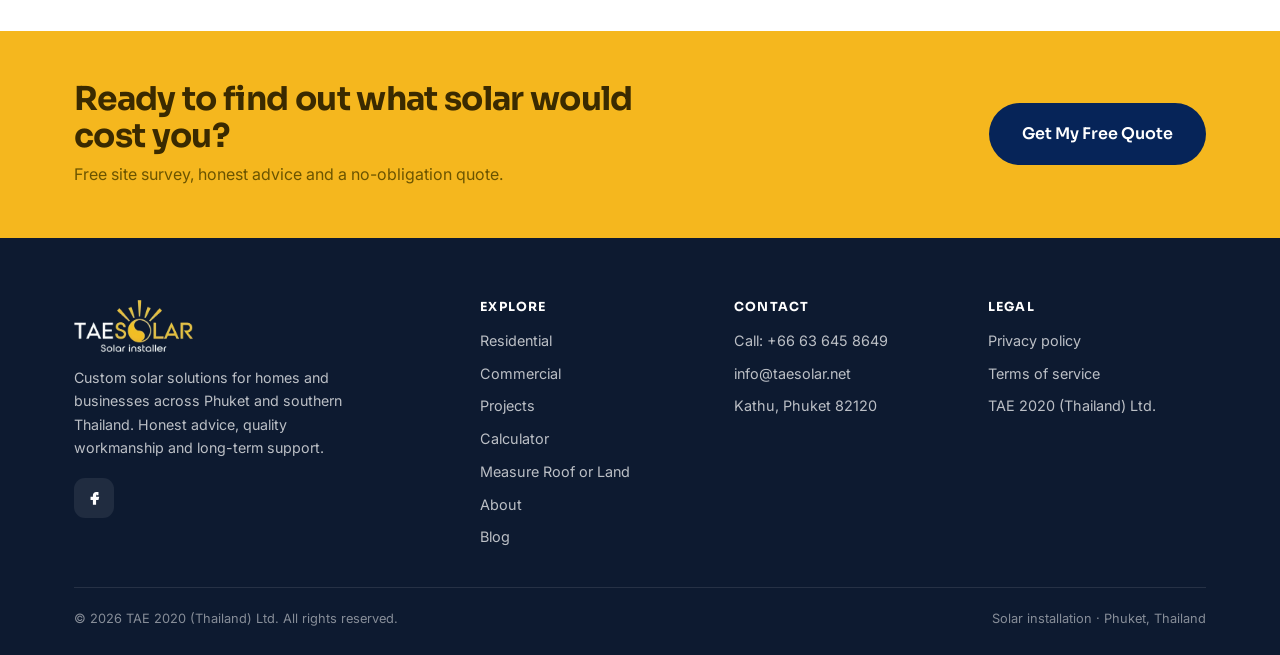
<file: residential.html>
<!DOCTYPE html>
<html lang="en">
<head>
<meta charset="UTF-8" />
<meta name="viewport" content="width=device-width, initial-scale=1" />
<title>Residential Solar Phuket | Home Solar Panel Installation | TAE Solar</title>
<meta name="description" content="Home solar panel installation in Phuket. Free site survey, honest system sizing, on-grid and battery options, and help with PEA paperwork. Get a no-obligation quote from a local Phuket installer." />
<meta name="theme-color" content="#0A3D91" />
<link rel="icon" href="favicon.svg" type="image/svg+xml" />
<link rel="icon" href="favicon.png" type="image/png" sizes="64x64" />
<link rel="canonical" href="https://www.taesolar.net/residential.html" />
<meta property="og:type" content="website" />
<meta property="og:title" content="Residential Solar Phuket | TAE Solar" />
<meta property="og:description" content="Cut your household electricity bill with a system sized properly for your roof, usage and budget." />
<link rel="preconnect" href="https://fonts.googleapis.com" />
<link rel="preconnect" href="https://fonts.gstatic.com" crossorigin />
<link href="https://fonts.googleapis.com/css2?family=Sora:wght@600;700;800&family=Inter:wght@400;500;600&family=Noto+Sans+Thai:wght@400;600;700&display=swap" rel="stylesheet" />
<link rel="stylesheet" href="assets/css/site.css?v=20260920a" />
<script type="application/ld+json">
{"@context":"https://schema.org","@type":"Service","name":"Residential solar panel installation",
"serviceType":"Residential solar installation","areaServed":{"@type":"AdministrativeArea","name":"Phuket, Thailand"},
"provider":{"@type":"LocalBusiness","name":"TAE Solar","@id":"https://www.taesolar.net/#business"},
"description":"Design, supply and installation of rooftop solar systems for homes and villas across Phuket and southern Thailand."}
</script>
</head>
<body>
<a href="#main" class="skip">Skip to content</a>

<header class="site solid">
  <div class="wrap bar">
    <a href="index.html" class="logo" aria-label="TAE Solar — home"><img class="logo-light" src="assets/img/logo/tae-solar-logo.png" alt="TAE Solar" width="640" height="279" /><img class="logo-dark" src="assets/img/logo/tae-solar-logo-dark.png" alt="" aria-hidden="true" width="640" height="279" /></a>
    <nav class="main" id="nav">
      <a class="nl active" href="residential.html" data-i18n="nav.residential">Residential</a>
      <a class="nl" href="commercial.html" data-i18n="nav.commercial">Commercial</a>
      <a class="nl" href="projects.html" data-i18n="nav.projects">Projects</a>
      <a class="nl" href="index.html#calculator" data-i18n="nav.calculator">Calculator</a>
      <a class="nl mobile-only" href="roof.html" data-i18n="nav.roof">Measure Roof or Land</a>
      <a class="nl" href="about.html" data-i18n="nav.about">About</a>
      <a class="nl" href="blog/index.html" data-i18n="nav.blog">Blog</a>
      <a class="nl" href="contact.html" data-i18n="nav.contact">Contact</a>
      <a class="btn btn-gold" href="contact.html" data-i18n="nav.quote">Get a Quote</a>
    </nav>
    <div class="header-tools">
      <div class="lang">
        <button class="lang-btn" type="button" aria-haspopup="true" aria-expanded="false">
          <svg viewBox="0 0 24 24" fill="none" stroke="currentColor" stroke-width="2"><circle cx="12" cy="12" r="10"/><path d="M2 12h20M12 2a15 15 0 0 1 0 20 15 15 0 0 1 0-20z"/></svg>
          <span data-lang-current>🇬🇧 English</span>
        </button>
        <div class="lang-menu" role="menu"></div>
      </div>
      <button class="burger" id="burger" aria-label="Open menu" aria-expanded="false" aria-controls="nav"><span></span><span></span><span></span></button>
    </div>
  </div>
</header>
<div class="scrim" id="scrim"></div>

<main id="main">

<section class="page-head">
  <div class="wrap">
    <div class="crumbs"><a href="index.html" data-i18n="nav.home">Home</a> / <span data-i18n="nav.residential">Residential</span></div>
    <h1>Solar for your home in Phuket</h1>
    <p>Lower your electricity bill with a system sized properly for your roof, your family's usage and your budget — installed and supported by a local team you can actually visit.</p>
    <div class="cta-row mt-3" style="display:flex;gap:.9rem;flex-wrap:wrap">
      <a class="btn btn-gold btn-lg" href="contact.html" data-i18n="hero.cta1">Get a Free Quote</a>
      <a class="btn btn-ghost btn-lg" href="index.html#calculator" data-i18n="hero.cta2">Calculate My Savings</a>
    </div>
  </div>
</section>

<!-- Who it's for -->
<section class="section">
  <div class="wrap grid-2 top">
    <div class="reveal">
      <span class="eyebrow">Is Solar Right For You?</span>
      <h2 class="mt-1">Solar makes most sense when you're home in the daytime</h2>
      <p class="lead mt-2">The economics of solar in Thailand are simple: every unit you generate <em>and use yourself</em> saves you the full retail tariff of around ฿4.20. Every unit you export earns far less — ฿2.20 at best, and only under the residential scheme.</p>
      <p class="lead mt-2">So the households that benefit most are the ones using power while the sun is up: families at home during the day, people working from home, and villas running pool pumps, air conditioning or staff during daylight hours.</p>
      <div class="callout" style="margin-top:24px">
        <p><b>We'll tell you if solar isn't worth it for you.</b> If you're out all day and your usage is mostly evening, a big array without storage is poor value — and we'd rather say so than sell you one.</p>
      </div>
    </div>
    <div class="panel reveal">
      <h3>Typical Phuket home system</h3>
      <p>Indicative figures for a household with an average monthly bill of about ฿4,000.</p>
      <div class="stats">
        <div class="stat"><b>3–4 kWp</b><span>Typical system size</span></div>
        <div class="stat"><b>~฿135k</b><span>Indicative installed cost</span></div>
        <div class="stat"><b>~6–7 yrs</b><span>Typical payback</span></div>
        <div class="stat"><b>25 yrs</b><span>Panel design life</span></div>
      </div>
      <a class="btn btn-gold mt-3" href="index.html#calculator">Estimate my own figures</a>
      <p style="font-size:.76rem;color:rgba(255,255,255,.7);margin-top:14px;margin-bottom:0">Guidelines only — your figures depend on your roof, shading and usage.</p>
    </div>
  </div>
</section>

<!-- System options -->
<section class="section soft">
  <div class="wrap">
    <div class="head-center reveal">
      <span class="eyebrow">Your Options</span>
      <h2 class="mt-1">Three ways to go solar at home</h2>
      <p class="lead">Which one suits you depends on your usage pattern, your budget and how much you care about power cuts.</p>
    </div>
    <div class="cards c3">
      <div class="card reveal">
        <div class="ico"><svg viewBox="0 0 24 24" fill="none" stroke="currentColor" stroke-width="2" stroke-linecap="round" stroke-linejoin="round"><path d="M13 2 3 14h7l-1 8 10-12h-7l1-8z"/></svg></div>
        <h3>On-grid (grid-tied)</h3>
        <p>The most common and most affordable option. Your system works alongside the grid and cuts your daytime consumption. No battery, lowest cost per unit saved, best payback.</p>
        <p class="mt-1" style="font-size:.85rem;color:var(--slate-light)"><b>Best for:</b> most Phuket households wanting the fastest return.</p>
      </div>
      <div class="card reveal">
        <div class="ico"><svg viewBox="0 0 24 24" fill="none" stroke="currentColor" stroke-width="2" stroke-linecap="round" stroke-linejoin="round"><rect x="2" y="7" width="16" height="10" rx="2"/><path d="M22 11v2"/><path d="M6 11v2M10 11v2"/></svg></div>
        <h3>Hybrid with battery</h3>
        <p>Stores surplus daytime generation for use in the evening, and can keep essential circuits running during a power cut. Costs more and lengthens payback, but greatly increases how much of your own power you use.</p>
        <p class="mt-1" style="font-size:.85rem;color:var(--slate-light)"><b>Best for:</b> evening-heavy households and areas with frequent outages.</p>
      </div>
      <div class="card reveal">
        <div class="ico"><svg viewBox="0 0 24 24" fill="none" stroke="currentColor" stroke-width="2" stroke-linecap="round" stroke-linejoin="round"><path d="M12 3v3M12 18v3M3 12h3M18 12h3"/><circle cx="12" cy="12" r="5"/></svg></div>
        <h3>System upgrade</h3>
        <p>Already have panels? We can add capacity, replace a failing inverter, add storage to an existing array, or simply find out why your system is underperforming.</p>
        <p class="mt-1" style="font-size:.85rem;color:var(--slate-light)"><b>Best for:</b> systems installed by companies that are no longer around.</p>
      </div>
    </div>
    <div class="head-center reveal" style="margin-top:64px;margin-bottom:34px">
      <h3 style="font-size:1.35rem">Recent home installations</h3>
      <p class="lead" style="margin-top:.5rem">Three ways we have fitted systems to homes in Phuket and beyond. Tap a photo for the full project.</p>
    </div>
    <div class="photo-row">
      <figure class="reveal"><a class="ph" href="projects.html"><img src="assets/img/home/technicians-installing-800.jpg" srcset="assets/img/home/technicians-installing-800.jpg 800w, assets/img/home/technicians-installing.jpg 1600w" sizes="(max-width:760px) 100vw, (max-width:1000px) 50vw, 33vw" width="640" height="800" alt="Two technicians fitting solar panels on a metal roof" loading="lazy" decoding="async" /></a>
        <figcaption><b>Metal sheet roof</b>Panels clamped to the standing seams, no roof penetrations</figcaption></figure>
      <figure class="reveal"><a class="ph" href="projects.html#kathu"><img src="assets/img/projects/tile-roof-install-800.jpg" srcset="assets/img/projects/tile-roof-install-800.jpg 800w, assets/img/projects/tile-roof-install.jpg 1600w" sizes="(max-width:760px) 100vw, (max-width:1000px) 50vw, 33vw" width="800" height="800" alt="Technicians installing panels on a concrete tile roof" loading="lazy" decoding="async" /></a>
        <figcaption><b>Concrete tile roof</b>Every fixing flashed and sealed against monsoon rain</figcaption></figure>
      <figure class="reveal"><a class="ph" href="projects.html#mae-suai-dam"><img src="assets/img/home/garden-installation-800.jpg" srcset="assets/img/home/garden-installation-800.jpg 800w, assets/img/home/garden-installation.jpg 1600w" sizes="(max-width:760px) 100vw, (max-width:1000px) 50vw, 33vw" width="640" height="800" alt="Ground-mounted solar array in the garden of a Thai house" loading="lazy" decoding="async" /></a>
        <figcaption><b>Garden ground mount</b>When the roof is not the right place, the garden can be</figcaption></figure>
    </div>
  </div>
</section>

<!-- Process -->
<section class="section">
  <div class="wrap">
    <div class="head-center reveal">
      <span class="eyebrow" data-i18n="proc.eyebrow">How It Works</span>
      <h2 class="mt-1">What happens when you get in touch</h2>
    </div>
    <div class="steps">
      <div class="step reveal"><h3>Initial chat</h3><p>Send us a recent electricity bill and a photo of your roof. We'll give you a realistic ballpark before anyone visits.</p></div>
      <div class="step reveal"><h3>Free site survey</h3><p>We check roof structure, orientation, shading, your consumer unit and your meter — then design around what we actually find.</p></div>
      <div class="step reveal"><h3>Quote &amp; paperwork</h3><p>A clear written quote with equipment specified by brand and model. If you're exporting, we handle the PEA application.</p></div>
      <div class="step reveal"><h3>Install &amp; aftercare</h3><p>Most home installs take one to three days. We commission the system, show you the monitoring app, and stay contactable.</p></div>
    </div>
  </div>
</section>

<!-- What's included -->
<section class="section soft">
  <div class="wrap grid-2 top">
    <div class="reveal">
      <span class="eyebrow">What's Included</span>
      <h2 class="mt-1">Everything, quoted up front</h2>
      <p class="lead mt-2">The most common complaint about solar in Thailand is the surprise extra. Our quotes name the actual equipment and include the work needed to make it run properly.</p>
      <div class="mt-3">
        <div class="feat"><div class="n">01</div><div><h3>Named equipment</h3><p>Panel and inverter brand, model and wattage in writing — not "premium tier 1 panels".</p></div></div>
        <div class="feat"><div class="n">02</div><div><h3>Mounting suited to your roof</h3><p>Tile, metal sheet or concrete — with correct waterproofing and fixings rated for coastal wind and salt air.</p></div></div>
        <div class="feat"><div class="n">03</div><div><h3>Electrical work and protection</h3><p>Cabling, isolators, surge and earth protection, and any consumer unit work needed to connect safely.</p></div></div>
        <div class="feat"><div class="n">04</div><div><h3>Monitoring and handover</h3><p>App-based monitoring set up on your phone, plus a walkthrough so you know what normal looks like.</p></div></div>
        <div class="feat"><div class="n">05</div><div><h3>Warranty and support</h3><p>Manufacturer warranties registered in your name, and a workmanship warranty from us.</p></div></div>
      </div>
    </div>
    <div class="reveal">
      <form class="lead-form">
        <span class="eyebrow gold">Free Quote</span>
        <h3 class="mt-1" style="font-size:1.3rem">Get your home solar quote</h3>
        <p style="color:var(--slate);font-size:.92rem;margin-bottom:1.3rem">Tell us a little about your property and we'll come back with honest advice and pricing.</p>
        <div class="field two">
          <div class="field"><label class="fl" data-i18n="form.first">First name</label><input type="text" name="first" required autocomplete="given-name" /></div>
          <div class="field"><label class="fl" data-i18n="form.last">Last name</label><input type="text" name="last" autocomplete="family-name" /></div>
        </div>
        <div class="field two">
          <div class="field"><label class="fl" data-i18n="form.email">Email</label><input type="email" name="email" required autocomplete="email" /></div>
          <div class="field"><label class="fl" data-i18n="form.phone">Phone / LINE</label><input type="tel" name="phone" autocomplete="tel" /></div>
        </div>
        <div class="field two">
          <div class="field"><label class="fl" data-i18n="form.location">Area / district</label><input type="text" name="location" placeholder="e.g. Kathu, Rawai, Cherng Talay" /></div>
          <div class="field"><label class="fl" data-i18n="form.bill">Monthly electricity bill</label>
            <select name="bill"><option value="" data-i18n="form.select">Select…</option>
              <option>Under ฿2,000</option><option>฿2,000–5,000</option><option>฿5,000–10,000</option><option>Over ฿10,000</option></select></div>
        </div>
        <div class="field"><label class="fl" data-i18n="form.service">What do you need?</label>
          <select name="service"><option value="" data-i18n="form.select">Select…</option>
            <option data-i18n="form.s.new">New installation</option><option data-i18n="form.s.up">System upgrade</option>
            <option data-i18n="form.s.fix">Maintenance / repair</option><option data-i18n="form.s.adv">Not sure — need advice</option></select></div>
        <div class="field"><label class="fl" data-i18n="form.msg">Anything else we should know?</label><textarea name="message" placeholder="Roof type, timeframe, questions…"></textarea></div>
        <input type="hidden" name="ptype" value="Home / residential" />
        <button class="btn btn-gold btn-block" type="submit" data-i18n="form.send">Send my request</button>
        <p class="form-note" data-i18n="form.note">We'll reply within one working day. Your details are only used to prepare your quote.</p>
        <div class="form-ok" hidden></div>
      </form>
    </div>
  </div>
</section>

<!-- FAQ -->
<section class="section">
  <div class="wrap">
    <div class="head-center reveal">
      <span class="eyebrow" data-i18n="faq.eyebrow">Common Questions</span>
      <h2 class="mt-1">Home solar questions we get asked</h2>
    </div>
    <div class="faq-list">
      <details class="qa reveal"><summary>Will solar cover my whole electricity bill?<span class="plus"></span></summary>
        <div class="body"><p>Almost never, and you should be sceptical of anyone who promises it. Without a battery, solar only offsets what you use while the sun is shining. A well-sized system typically removes 40–60% of a Phuket household's bill; adding storage can push that higher.</p></div></details>
      <details class="qa reveal"><summary>Does my roof suit solar?<span class="plus"></span></summary>
        <div class="body"><p>Most Phuket roofs do. What matters is usable area, structural condition, orientation and shading from trees or neighbouring buildings. South-facing is ideal but east and west both work well here given how strong the sun is. We confirm all of this at the free survey.</p></div></details>
      <details class="qa reveal"><summary>What about the rainy season and salt air?<span class="plus"></span></summary>
        <div class="body"><p>Output falls on heavily overcast days but doesn't stop. We size systems using conservative southern-Thailand yield figures rather than optimistic national averages, so your estimate holds up across the year.</p><p>For coastal properties we specify corrosion-resistant mounting hardware — standard fixings degrade quickly in salt air, and it's a common shortcut.</p></div></details>
      <details class="qa reveal"><summary>Do I need permission to install solar?<span class="plus"></span></summary>
        <div class="body"><p>For a self-consumption system the requirements are limited, but if you want to export surplus power you must register with PEA under the household rooftop scheme, which caps at 5 kW AC and carries an application fee. We handle that process for our customers.</p></div></details>
      <details class="qa reveal"><summary>How long do panels last?<span class="plus"></span></summary>
        <div class="body"><p>Panels are designed for 25+ years and typically carry a performance warranty over that period, losing roughly half a percent of output per year. Inverters are the shorter-lived component — expect to plan for a replacement somewhere around year 10 to 15, which we factor into long-term estimates.</p></div></details>
    </div>
  </div>
</section>

<section class="cta-band">
  <div class="wrap">
    <div><h2 data-i18n="cta.h2">Ready to find out what solar would cost you?</h2><p data-i18n="cta.p">Free site survey, honest advice and a no-obligation quote.</p></div>
    <a class="btn btn-blue btn-lg" href="contact.html" data-i18n="cta.btn">Get My Free Quote</a>
  </div>
</section>

</main>

<footer class="site">
  <div class="wrap">
    <div class="cols">
      <div>
        <div class="logo"><img src="assets/img/logo/tae-solar-logo.png" alt="TAE Solar" width="640" height="279" loading="lazy" /></div>
        <p data-i18n="foot.blurb">Custom solar solutions for homes and businesses across Phuket and southern Thailand. Honest advice, quality workmanship and long-term support.</p>
        <div class="socials">
          <a href="https://www.facebook.com/taesolar" target="_blank" rel="noopener" aria-label="Facebook"><svg viewBox="0 0 24 24" fill="currentColor"><path d="M14 9h3V5h-3c-2.2 0-4 1.8-4 4v2H7v4h3v6h4v-6h3l1-4h-4V9c0-.6.4-1 1-1z"/></svg></a>
          <a href="#" class="line-pending" data-line target="_blank" rel="noopener" aria-label="LINE"><svg viewBox="0 0 24 24" fill="currentColor"><path d="M12 3C6.5 3 2 6.6 2 11c0 3.9 3.5 7.2 8.3 7.9.3.1.7.2.8.5.1.3.1.7 0 1l-.1.8c0 .3-.2 1 .9.6 1.1-.5 6-3.5 8.2-6C21.4 14.1 22 12.6 22 11c0-4.4-4.5-8-10-8z"/></svg></a>
        </div>
      </div>
      <div><h4 data-i18n="foot.explore">Explore</h4><ul>
        <li><a href="residential.html" data-i18n="nav.residential">Residential</a></li>
        <li><a href="commercial.html" data-i18n="nav.commercial">Commercial</a></li>
        <li><a href="projects.html" data-i18n="nav.projects">Projects</a></li>
        <li><a href="index.html#calculator" data-i18n="nav.calculator">Calculator</a></li>
        <li><a href="roof.html" data-i18n="nav.roof">Measure Roof or Land</a></li>
        <li><a href="about.html" data-i18n="nav.about">About</a></li>
        <li><a href="blog/index.html" data-i18n="nav.blog">Blog</a></li></ul></div>
      <div><h4 data-i18n="foot.contact">Contact</h4><ul>
        <li><a href="tel:+66636458649">Call: +66 63 645 8649</a></li>
        <li><a href="mailto:info@taesolar.net">info@taesolar.net</a></li>
        <li>Kathu, Phuket 82120</li></ul></div>
      <div><h4 data-i18n="foot.legal">Legal</h4><ul>
        <li><a href="#" data-i18n="foot.privacy">Privacy policy</a></li>
        <li><a href="#" data-i18n="foot.terms">Terms of service</a></li>
        <li data-i18n="foot.company">TAE 2020 (Thailand) Ltd.</li></ul></div>
    </div>
    <div class="bottom">
      <span>© <span id="yr"></span> TAE 2020 (Thailand) Ltd. <span data-i18n="foot.rights">All rights reserved.</span></span>
      <span>Solar installation · Phuket, Thailand</span>
    </div>
  </div>
</footer>

<div class="mobile-cta">
  <a class="btn btn-outline" href="tel:+66636458649"><svg viewBox="0 0 24 24" fill="none" stroke="currentColor" stroke-width="2" aria-hidden="true"><path d="M22 16.9v3a2 2 0 0 1-2.2 2 19.8 19.8 0 0 1-8.6-3.1 19.5 19.5 0 0 1-6-6 19.8 19.8 0 0 1-3.1-8.7A2 2 0 0 1 4.1 2h3a2 2 0 0 1 2 1.7c.1.9.4 1.8.7 2.7a2 2 0 0 1-.5 2.1L8.1 9.9a16 16 0 0 0 6 6l1.4-1.2a2 2 0 0 1 2.1-.5c.9.3 1.8.6 2.7.7a2 2 0 0 1 1.7 2z"/></svg><span data-i18n="mob.call">Call</span></a>
  <a class="btn btn-gold" href="contact.html" data-i18n="mob.quote">Free Quote</a>
</div>

<script src="assets/js/i18n.js?v=20260920a"></script>
<script src="assets/js/site.js?v=20260920a"></script>
</body>
</html>
</file>
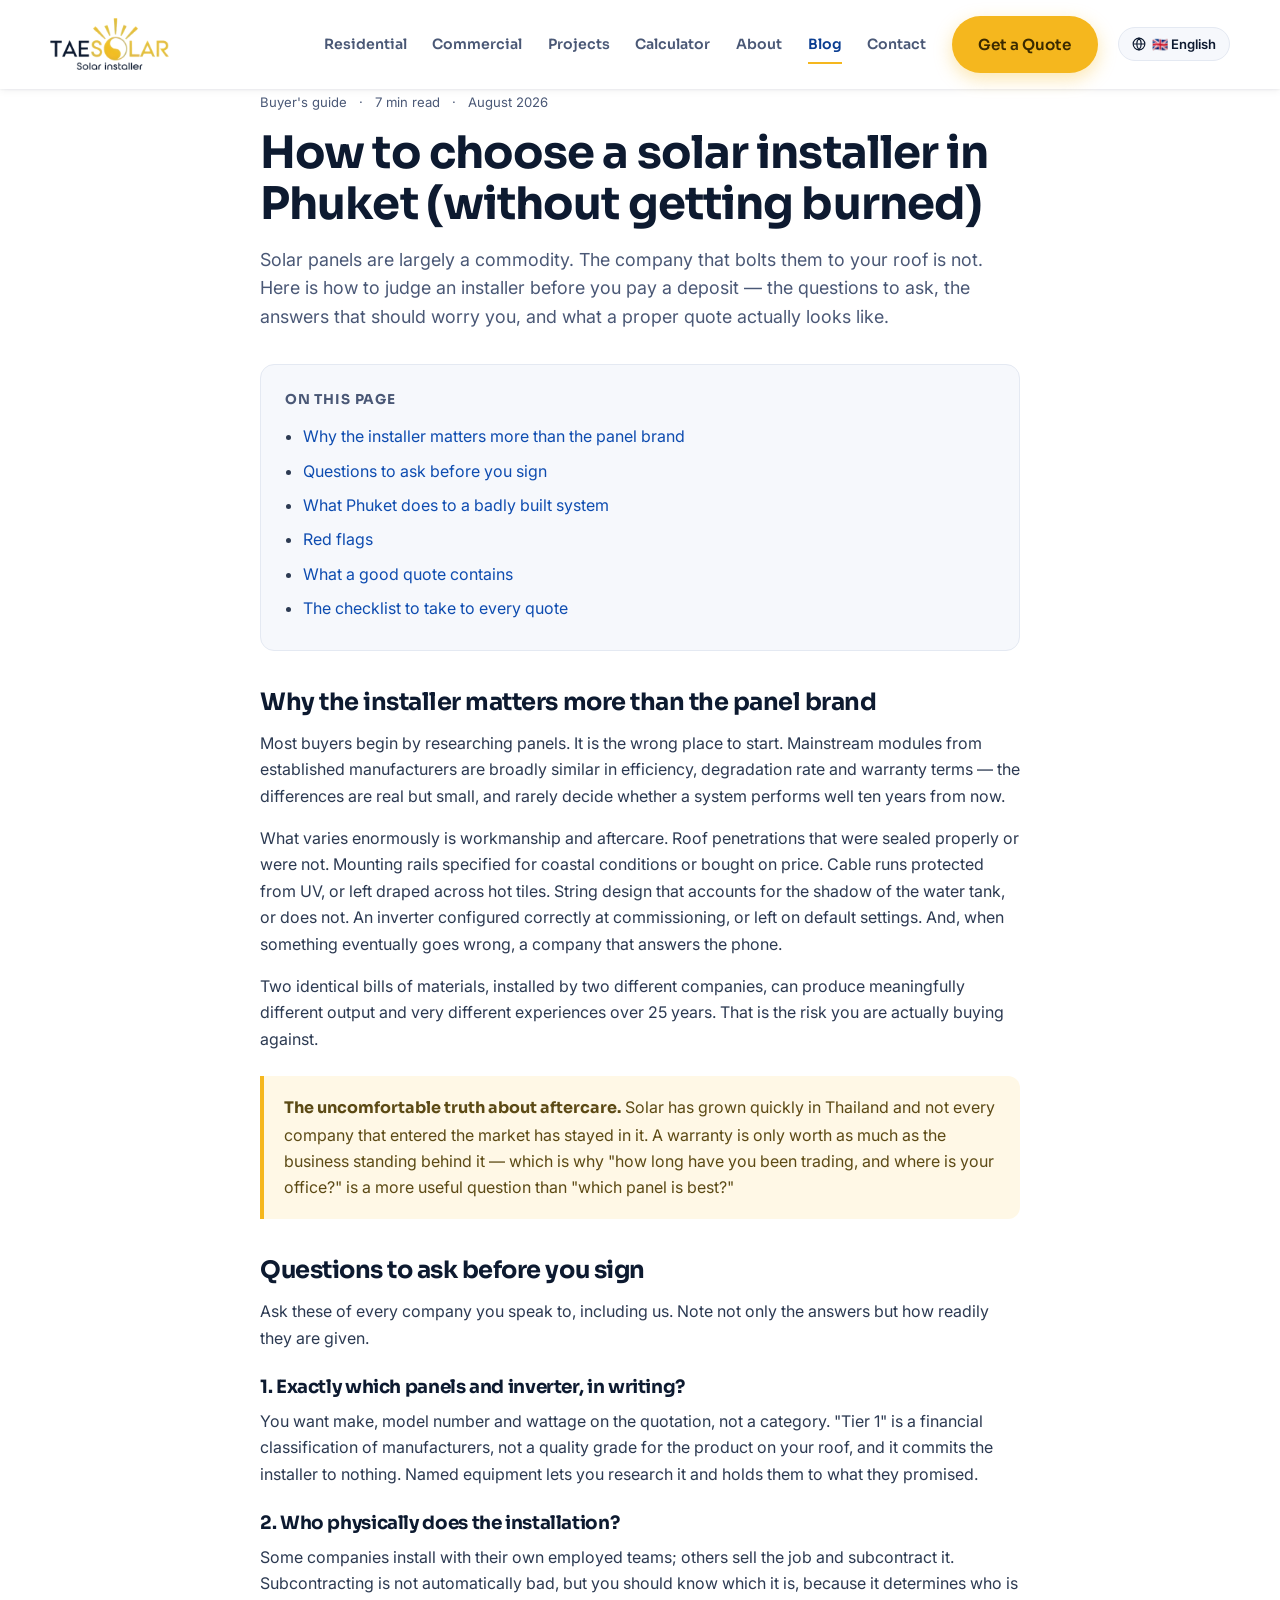
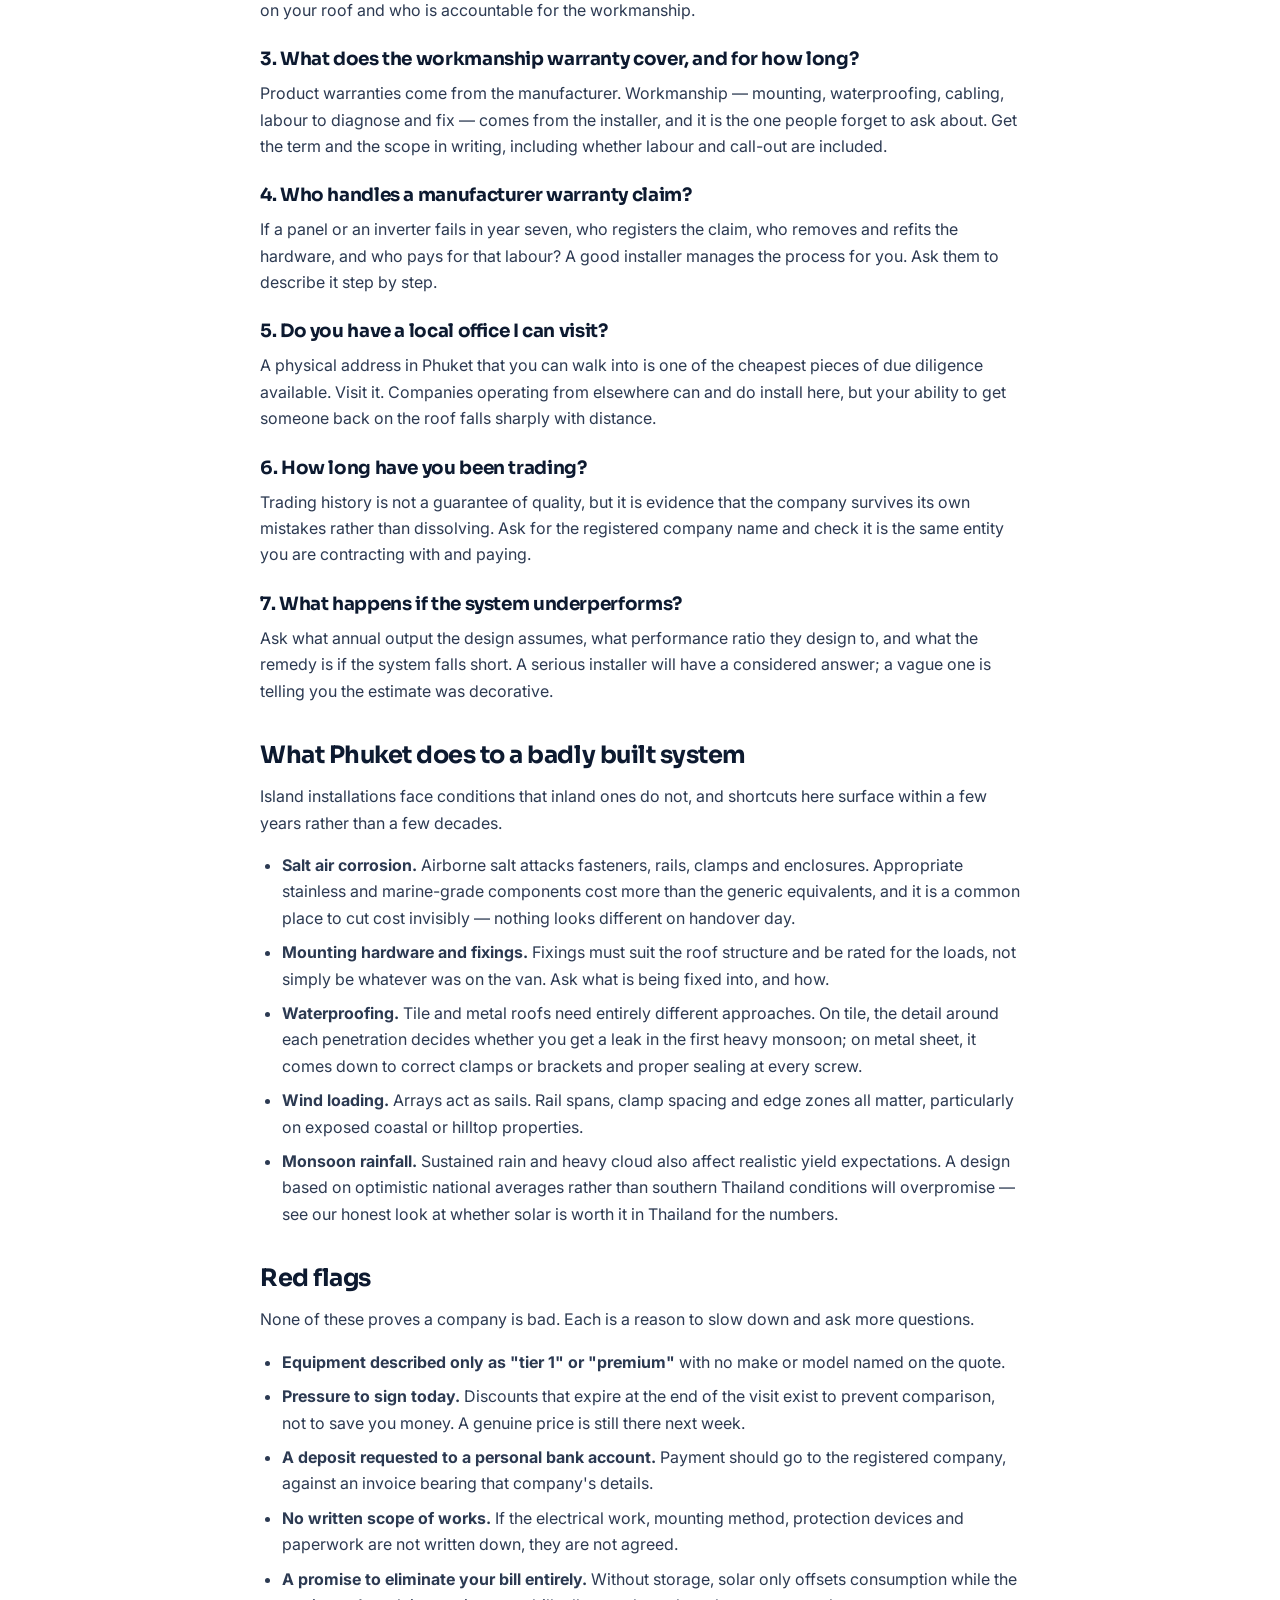
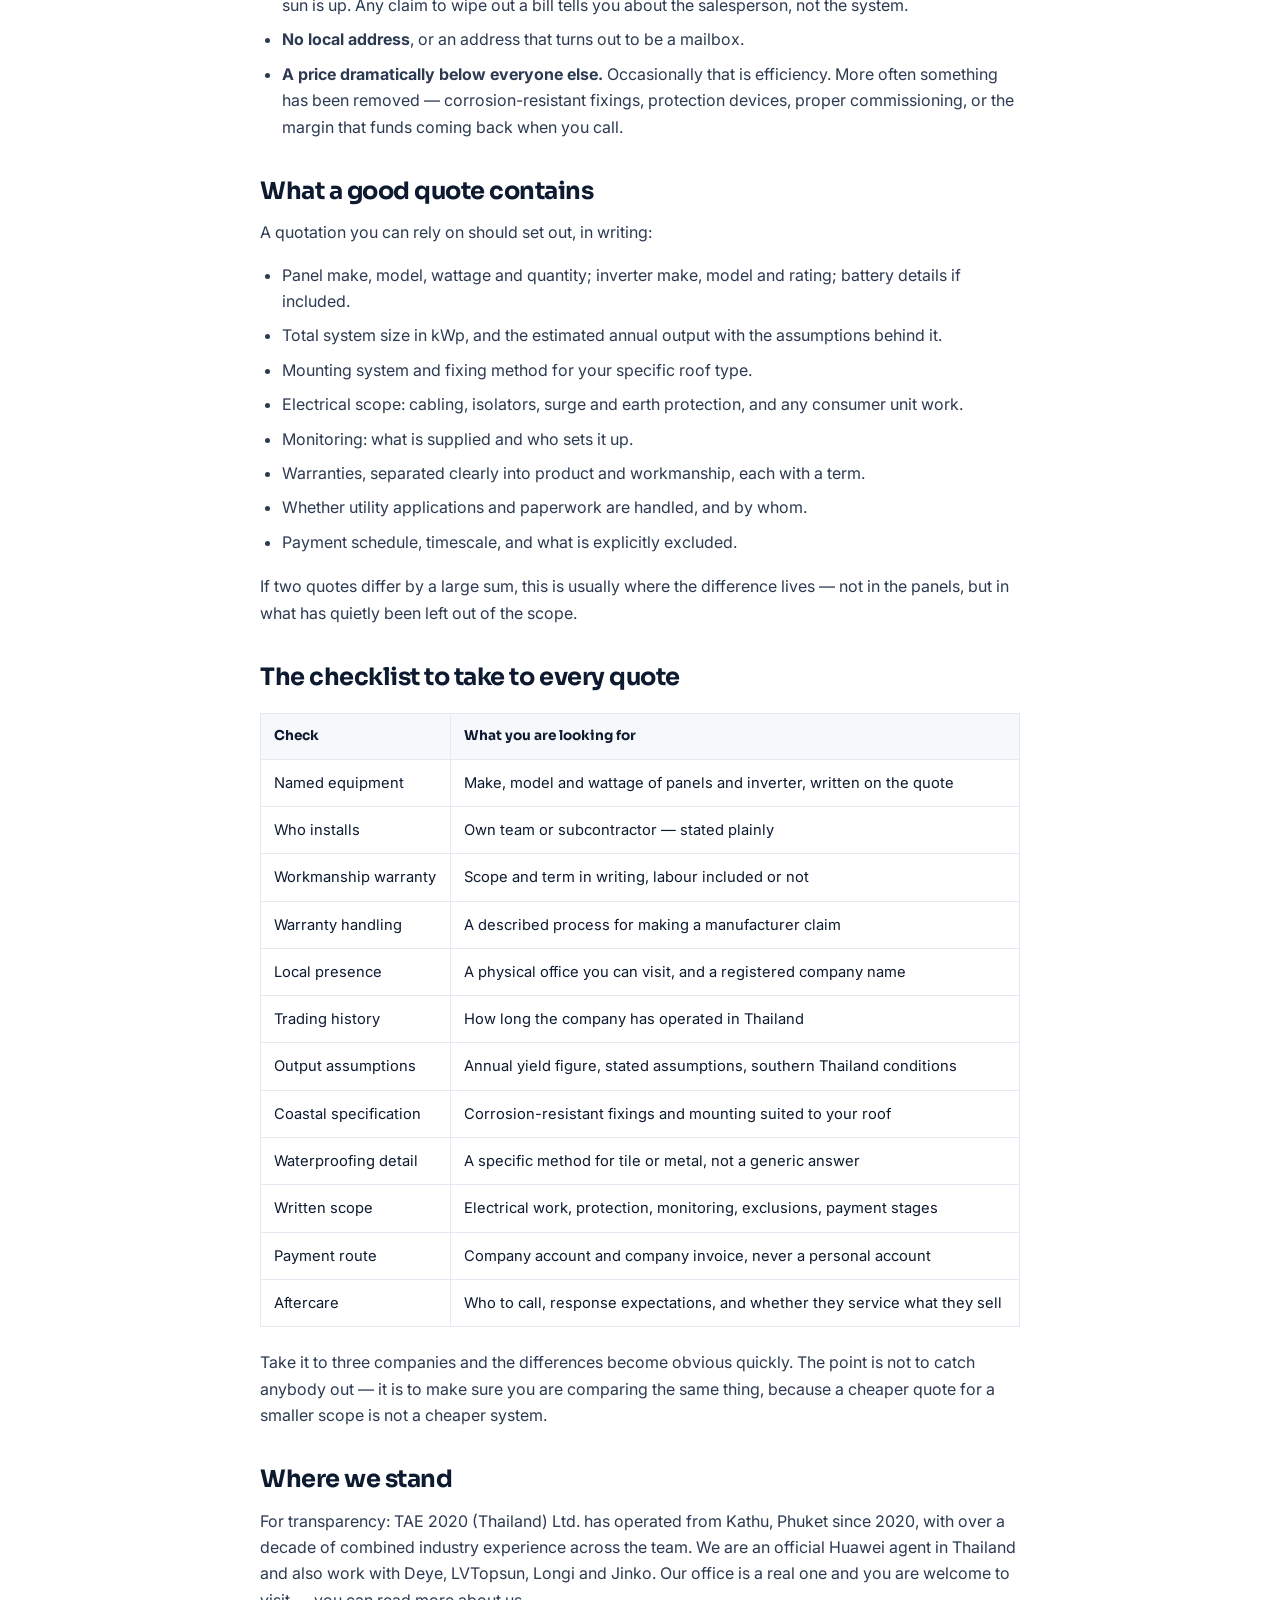
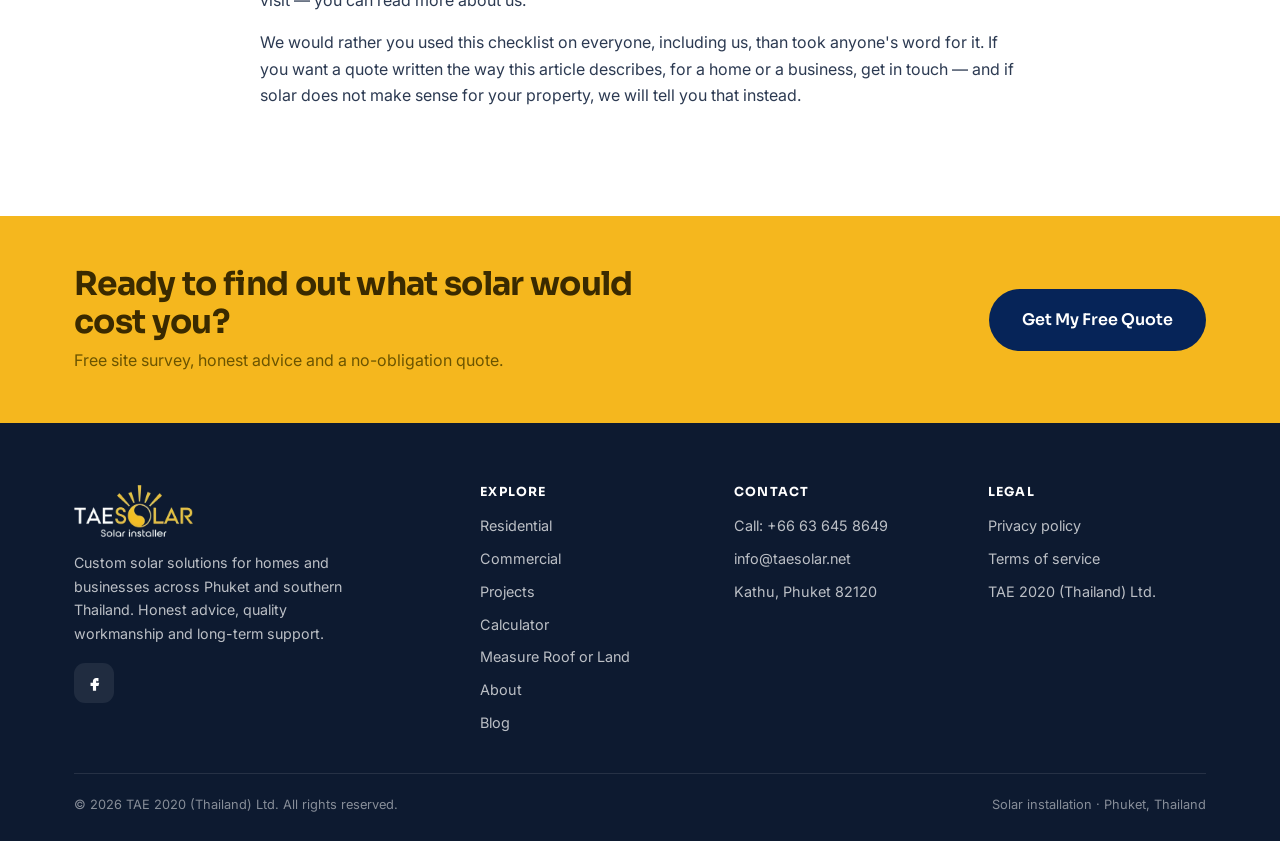
<file: blog/choosing-a-solar-installer-phuket.html>
<!DOCTYPE html>
<html lang="en">
<head>
<meta charset="UTF-8" />
<meta name="viewport" content="width=device-width, initial-scale=1" />
<title>How to Choose a Solar Installer in Phuket (Without Getting Burned) | TAE Solar</title>
<meta name="description" content="A practical buyer's guide to choosing a solar installer in Phuket: the questions to ask before signing, coastal issues like salt air and monsoon rain, red flags to watch for, and what a proper quote contains." />
<meta name="theme-color" content="#0A3D91" />
<link rel="icon" href="../favicon.svg" type="image/svg+xml" />
<link rel="icon" href="../favicon.png" type="image/png" sizes="64x64" />
<link rel="canonical" href="https://www.taesolar.net/blog/choosing-a-solar-installer-phuket.html" />
<meta property="og:type" content="article" />
<meta property="og:title" content="How to Choose a Solar Installer in Phuket (Without Getting Burned) | TAE Solar" />
<meta property="og:description" content="The installer matters more than the panel brand. Here is how to tell a good one from a bad one before you pay a deposit." />
<link rel="preconnect" href="https://fonts.googleapis.com" />
<link rel="preconnect" href="https://fonts.gstatic.com" crossorigin />
<link href="https://fonts.googleapis.com/css2?family=Sora:wght@600;700;800&family=Inter:wght@400;500;600&family=Noto+Sans+Thai:wght@400;600;700&display=swap" rel="stylesheet" />
<link rel="stylesheet" href="../assets/css/site.css?v=20260920a" />
<script type="application/ld+json">
{"@context":"https://schema.org","@type":"Article",
"headline":"How to Choose a Solar Installer in Phuket (Without Getting Burned)",
"description":"A practical buyer's guide to assessing solar installers in Phuket: questions to ask, coastal installation issues, red flags and what a proper written quote should contain.",
"datePublished":"2026-08-15","dateModified":"2026-08-15",
"inLanguage":"en",
"mainEntityOfPage":{"@type":"WebPage","@id":"https://www.taesolar.net/blog/choosing-a-solar-installer-phuket.html"},
"author":{"@type":"Organization","name":"TAE Solar","url":"https://www.taesolar.net/"},
"publisher":{"@type":"Organization","name":"TAE Solar","@id":"https://www.taesolar.net/#business"}}
</script>
</head>
<body>
<a href="#main" class="skip">Skip to content</a>

<header class="site solid">
  <div class="wrap bar">
    <a href="../index.html" class="logo" aria-label="TAE Solar — home"><img class="logo-light" src="../assets/img/logo/tae-solar-logo.png" alt="TAE Solar" width="640" height="279" /><img class="logo-dark" src="../assets/img/logo/tae-solar-logo-dark.png" alt="" aria-hidden="true" width="640" height="279" /></a>
    <nav class="main" id="nav">
      <a class="nl" href="../residential.html" data-i18n="nav.residential">Residential</a>
      <a class="nl" href="../commercial.html" data-i18n="nav.commercial">Commercial</a>
      <a class="nl" href="../projects.html" data-i18n="nav.projects">Projects</a>
      <a class="nl" href="../index.html#calculator" data-i18n="nav.calculator">Calculator</a>
      <a class="nl mobile-only" href="../roof.html" data-i18n="nav.roof">Measure Roof or Land</a>
      <a class="nl" href="../about.html" data-i18n="nav.about">About</a>
      <a class="nl active" href="index.html" data-i18n="nav.blog">Blog</a>
      <a class="nl" href="../contact.html" data-i18n="nav.contact">Contact</a>
      <a class="btn btn-gold" href="../contact.html" data-i18n="nav.quote">Get a Quote</a>
    </nav>
    <div class="header-tools">
      <div class="lang">
        <button class="lang-btn" type="button" aria-haspopup="true" aria-expanded="false">
          <svg viewBox="0 0 24 24" fill="none" stroke="currentColor" stroke-width="2"><circle cx="12" cy="12" r="10"/><path d="M2 12h20M12 2a15 15 0 0 1 0 20 15 15 0 0 1 0-20z"/></svg>
          <span data-lang-current>🇬🇧 English</span>
        </button>
        <div class="lang-menu" role="menu"></div>
      </div>
      <button class="burger" id="burger" aria-label="Open menu" aria-expanded="false" aria-controls="nav"><span></span><span></span><span></span></button>
    </div>
  </div>
</header>
<div class="scrim" id="scrim"></div>

<main id="main">

<section class="section">
  <div class="wrap">
    <div class="article">

      <div class="kicker">
        <span>Buyer's guide</span><span>·</span><span>7 min read</span><span>·</span><span>August 2026</span>
      </div>

      <h1>How to choose a solar installer in Phuket (without getting burned)</h1>

      <p class="standfirst">Solar panels are largely a commodity. The company that bolts them to your roof is not. Here is how to judge an installer before you pay a deposit — the questions to ask, the answers that should worry you, and what a proper quote actually looks like.</p>

      <div class="toc">
        <b>On this page</b>
        <ul>
          <li><a href="#installer">Why the installer matters more than the panel brand</a></li>
          <li><a href="#questions">Questions to ask before you sign</a></li>
          <li><a href="#coastal">What Phuket does to a badly built system</a></li>
          <li><a href="#flags">Red flags</a></li>
          <li><a href="#quote">What a good quote contains</a></li>
          <li><a href="#checklist">The checklist to take to every quote</a></li>
        </ul>
      </div>

      <h2 id="installer">Why the installer matters more than the panel brand</h2>

      <p>Most buyers begin by researching panels. It is the wrong place to start. Mainstream modules from established manufacturers are broadly similar in efficiency, degradation rate and warranty terms — the differences are real but small, and rarely decide whether a system performs well ten years from now.</p>

      <p>What varies enormously is workmanship and aftercare. Roof penetrations that were sealed properly or were not. Mounting rails specified for coastal conditions or bought on price. Cable runs protected from UV, or left draped across hot tiles. String design that accounts for the shadow of the water tank, or does not. An inverter configured correctly at commissioning, or left on default settings. And, when something eventually goes wrong, a company that answers the phone.</p>

      <p>Two identical bills of materials, installed by two different companies, can produce meaningfully different output and very different experiences over 25 years. That is the risk you are actually buying against.</p>

      <div class="callout">
        <p><b>The uncomfortable truth about aftercare.</b> Solar has grown quickly in Thailand and not every company that entered the market has stayed in it. A warranty is only worth as much as the business standing behind it — which is why "how long have you been trading, and where is your office?" is a more useful question than "which panel is best?"</p>
      </div>

      <h2 id="questions">Questions to ask before you sign</h2>

      <p>Ask these of every company you speak to, including us. Note not only the answers but how readily they are given.</p>

      <h3>1. Exactly which panels and inverter, in writing?</h3>
      <p>You want make, model number and wattage on the quotation, not a category. "Tier 1" is a financial classification of manufacturers, not a quality grade for the product on your roof, and it commits the installer to nothing. Named equipment lets you research it and holds them to what they promised.</p>

      <h3>2. Who physically does the installation?</h3>
      <p>Some companies install with their own employed teams; others sell the job and subcontract it. Subcontracting is not automatically bad, but you should know which it is, because it determines who is on your roof and who is accountable for the workmanship.</p>

      <h3>3. What does the workmanship warranty cover, and for how long?</h3>
      <p>Product warranties come from the manufacturer. Workmanship — mounting, waterproofing, cabling, labour to diagnose and fix — comes from the installer, and it is the one people forget to ask about. Get the term and the scope in writing, including whether labour and call-out are included.</p>

      <h3>4. Who handles a manufacturer warranty claim?</h3>
      <p>If a panel or an inverter fails in year seven, who registers the claim, who removes and refits the hardware, and who pays for that labour? A good installer manages the process for you. Ask them to describe it step by step.</p>

      <h3>5. Do you have a local office I can visit?</h3>
      <p>A physical address in Phuket that you can walk into is one of the cheapest pieces of due diligence available. Visit it. Companies operating from elsewhere can and do install here, but your ability to get someone back on the roof falls sharply with distance.</p>

      <h3>6. How long have you been trading?</h3>
      <p>Trading history is not a guarantee of quality, but it is evidence that the company survives its own mistakes rather than dissolving. Ask for the registered company name and check it is the same entity you are contracting with and paying.</p>

      <h3>7. What happens if the system underperforms?</h3>
      <p>Ask what annual output the design assumes, what performance ratio they design to, and what the remedy is if the system falls short. A serious installer will have a considered answer; a vague one is telling you the estimate was decorative.</p>

      <h2 id="coastal">What Phuket does to a badly built system</h2>

      <p>Island installations face conditions that inland ones do not, and shortcuts here surface within a few years rather than a few decades.</p>

      <ul>
        <li><b>Salt air corrosion.</b> Airborne salt attacks fasteners, rails, clamps and enclosures. Appropriate stainless and marine-grade components cost more than the generic equivalents, and it is a common place to cut cost invisibly — nothing looks different on handover day.</li>
        <li><b>Mounting hardware and fixings.</b> Fixings must suit the roof structure and be rated for the loads, not simply be whatever was on the van. Ask what is being fixed into, and how.</li>
        <li><b>Waterproofing.</b> Tile and metal roofs need entirely different approaches. On tile, the detail around each penetration decides whether you get a leak in the first heavy monsoon; on metal sheet, it comes down to correct clamps or brackets and proper sealing at every screw.</li>
        <li><b>Wind loading.</b> Arrays act as sails. Rail spans, clamp spacing and edge zones all matter, particularly on exposed coastal or hilltop properties.</li>
        <li><b>Monsoon rainfall.</b> Sustained rain and heavy cloud also affect realistic yield expectations. A design based on optimistic national averages rather than southern Thailand conditions will overpromise — see our <a href="is-solar-worth-it-thailand.html">honest look at whether solar is worth it in Thailand</a> for the numbers.</li>
      </ul>

      <h2 id="flags">Red flags</h2>

      <p>None of these proves a company is bad. Each is a reason to slow down and ask more questions.</p>

      <ul>
        <li><b>Equipment described only as "tier 1" or "premium"</b> with no make or model named on the quote.</li>
        <li><b>Pressure to sign today.</b> Discounts that expire at the end of the visit exist to prevent comparison, not to save you money. A genuine price is still there next week.</li>
        <li><b>A deposit requested to a personal bank account.</b> Payment should go to the registered company, against an invoice bearing that company's details.</li>
        <li><b>No written scope of works.</b> If the electrical work, mounting method, protection devices and paperwork are not written down, they are not agreed.</li>
        <li><b>A promise to eliminate your bill entirely.</b> Without storage, solar only offsets consumption while the sun is up. Any claim to wipe out a bill tells you about the salesperson, not the system.</li>
        <li><b>No local address</b>, or an address that turns out to be a mailbox.</li>
        <li><b>A price dramatically below everyone else.</b> Occasionally that is efficiency. More often something has been removed — corrosion-resistant fixings, protection devices, proper commissioning, or the margin that funds coming back when you call.</li>
      </ul>

      <h2 id="quote">What a good quote contains</h2>

      <p>A quotation you can rely on should set out, in writing:</p>

      <ul>
        <li>Panel make, model, wattage and quantity; inverter make, model and rating; battery details if included.</li>
        <li>Total system size in kWp, and the estimated annual output with the assumptions behind it.</li>
        <li>Mounting system and fixing method for your specific roof type.</li>
        <li>Electrical scope: cabling, isolators, surge and earth protection, and any consumer unit work.</li>
        <li>Monitoring: what is supplied and who sets it up.</li>
        <li>Warranties, separated clearly into product and workmanship, each with a term.</li>
        <li>Whether utility applications and paperwork are handled, and by whom.</li>
        <li>Payment schedule, timescale, and what is explicitly excluded.</li>
      </ul>

      <p>If two quotes differ by a large sum, this is usually where the difference lives — not in the panels, but in what has quietly been left out of the scope.</p>

      <h2 id="checklist">The checklist to take to every quote</h2>

      <table>
        <tr><th>Check</th><th>What you are looking for</th></tr>
        <tr><td>Named equipment</td><td>Make, model and wattage of panels and inverter, written on the quote</td></tr>
        <tr><td>Who installs</td><td>Own team or subcontractor — stated plainly</td></tr>
        <tr><td>Workmanship warranty</td><td>Scope and term in writing, labour included or not</td></tr>
        <tr><td>Warranty handling</td><td>A described process for making a manufacturer claim</td></tr>
        <tr><td>Local presence</td><td>A physical office you can visit, and a registered company name</td></tr>
        <tr><td>Trading history</td><td>How long the company has operated in Thailand</td></tr>
        <tr><td>Output assumptions</td><td>Annual yield figure, stated assumptions, southern Thailand conditions</td></tr>
        <tr><td>Coastal specification</td><td>Corrosion-resistant fixings and mounting suited to your roof</td></tr>
        <tr><td>Waterproofing detail</td><td>A specific method for tile or metal, not a generic answer</td></tr>
        <tr><td>Written scope</td><td>Electrical work, protection, monitoring, exclusions, payment stages</td></tr>
        <tr><td>Payment route</td><td>Company account and company invoice, never a personal account</td></tr>
        <tr><td>Aftercare</td><td>Who to call, response expectations, and whether they service what they sell</td></tr>
      </table>

      <p>Take it to three companies and the differences become obvious quickly. The point is not to catch anybody out — it is to make sure you are comparing the same thing, because a cheaper quote for a smaller scope is not a cheaper system.</p>

      <h2 id="us">Where we stand</h2>

      <p>For transparency: TAE 2020 (Thailand) Ltd. has operated from Kathu, Phuket since 2020, with over a decade of combined industry experience across the team. We are an official Huawei agent in Thailand and also work with Deye, LVTopsun, Longi and Jinko. Our office is a real one and you are welcome to visit — you can read more <a href="../about.html">about us</a>.</p>

      <p>We would rather you used this checklist on everyone, including us, than took anyone's word for it. If you want a quote written the way this article describes, for a <a href="../residential.html">home</a> or a <a href="../commercial.html">business</a>, <a href="../contact.html">get in touch</a> — and if solar does not make sense for your property, we will tell you that instead.</p>

    </div>
  </div>
</section>

<section class="cta-band">
  <div class="wrap">
    <div><h2 data-i18n="cta.h2">Ready to find out what solar would cost you?</h2><p data-i18n="cta.p">Free site survey, honest advice and a no-obligation quote.</p></div>
    <a class="btn btn-blue btn-lg" href="../contact.html" data-i18n="cta.btn">Get My Free Quote</a>
  </div>
</section>

</main>

<footer class="site">
  <div class="wrap">
    <div class="cols">
      <div>
        <div class="logo"><img src="../assets/img/logo/tae-solar-logo.png" alt="TAE Solar" width="640" height="279" loading="lazy" /></div>
        <p data-i18n="foot.blurb">Custom solar solutions for homes and businesses across Phuket and southern Thailand. Honest advice, quality workmanship and long-term support.</p>
        <div class="socials">
          <a href="https://www.facebook.com/taesolar" target="_blank" rel="noopener" aria-label="Facebook"><svg viewBox="0 0 24 24" fill="currentColor"><path d="M14 9h3V5h-3c-2.2 0-4 1.8-4 4v2H7v4h3v6h4v-6h3l1-4h-4V9c0-.6.4-1 1-1z"/></svg></a>
          <a href="#" class="line-pending" data-line target="_blank" rel="noopener" aria-label="LINE"><svg viewBox="0 0 24 24" fill="currentColor"><path d="M12 3C6.5 3 2 6.6 2 11c0 3.9 3.5 7.2 8.3 7.9.3.1.7.2.8.5.1.3.1.7 0 1l-.1.8c0 .3-.2 1 .9.6 1.1-.5 6-3.5 8.2-6C21.4 14.1 22 12.6 22 11c0-4.4-4.5-8-10-8z"/></svg></a>
        </div>
      </div>
      <div><h4 data-i18n="foot.explore">Explore</h4><ul>
        <li><a href="../residential.html" data-i18n="nav.residential">Residential</a></li>
        <li><a href="../commercial.html" data-i18n="nav.commercial">Commercial</a></li>
        <li><a href="../projects.html" data-i18n="nav.projects">Projects</a></li>
        <li><a href="../index.html#calculator" data-i18n="nav.calculator">Calculator</a></li>
        <li><a href="../roof.html" data-i18n="nav.roof">Measure Roof or Land</a></li>
        <li><a href="../about.html" data-i18n="nav.about">About</a></li>
        <li><a href="index.html" data-i18n="nav.blog">Blog</a></li></ul></div>
      <div><h4 data-i18n="foot.contact">Contact</h4><ul>
        <li><a href="tel:+66636458649">Call: +66 63 645 8649</a></li>
        <li><a href="mailto:info@taesolar.net">info@taesolar.net</a></li>
        <li>Kathu, Phuket 82120</li></ul></div>
      <div><h4 data-i18n="foot.legal">Legal</h4><ul>
        <li><a href="#" data-i18n="foot.privacy">Privacy policy</a></li>
        <li><a href="#" data-i18n="foot.terms">Terms of service</a></li>
        <li data-i18n="foot.company">TAE 2020 (Thailand) Ltd.</li></ul></div>
    </div>
    <div class="bottom">
      <span>© <span id="yr"></span> TAE 2020 (Thailand) Ltd. <span data-i18n="foot.rights">All rights reserved.</span></span>
      <span>Solar installation · Phuket, Thailand</span>
    </div>
  </div>
</footer>

<div class="mobile-cta">
  <a class="btn btn-outline" href="tel:+66636458649"><svg viewBox="0 0 24 24" fill="none" stroke="currentColor" stroke-width="2" aria-hidden="true"><path d="M22 16.9v3a2 2 0 0 1-2.2 2 19.8 19.8 0 0 1-8.6-3.1 19.5 19.5 0 0 1-6-6 19.8 19.8 0 0 1-3.1-8.7A2 2 0 0 1 4.1 2h3a2 2 0 0 1 2 1.7c.1.9.4 1.8.7 2.7a2 2 0 0 1-.5 2.1L8.1 9.9a16 16 0 0 0 6 6l1.4-1.2a2 2 0 0 1 2.1-.5c.9.3 1.8.6 2.7.7a2 2 0 0 1 1.7 2z"/></svg><span data-i18n="mob.call">Call</span></a>
  <a class="btn btn-gold" href="../contact.html" data-i18n="mob.quote">Free Quote</a>
</div>

<script src="../assets/js/i18n.js?v=20260920a"></script>
<script src="../assets/js/site.js?v=20260920a"></script>
</body>
</html>
</file>
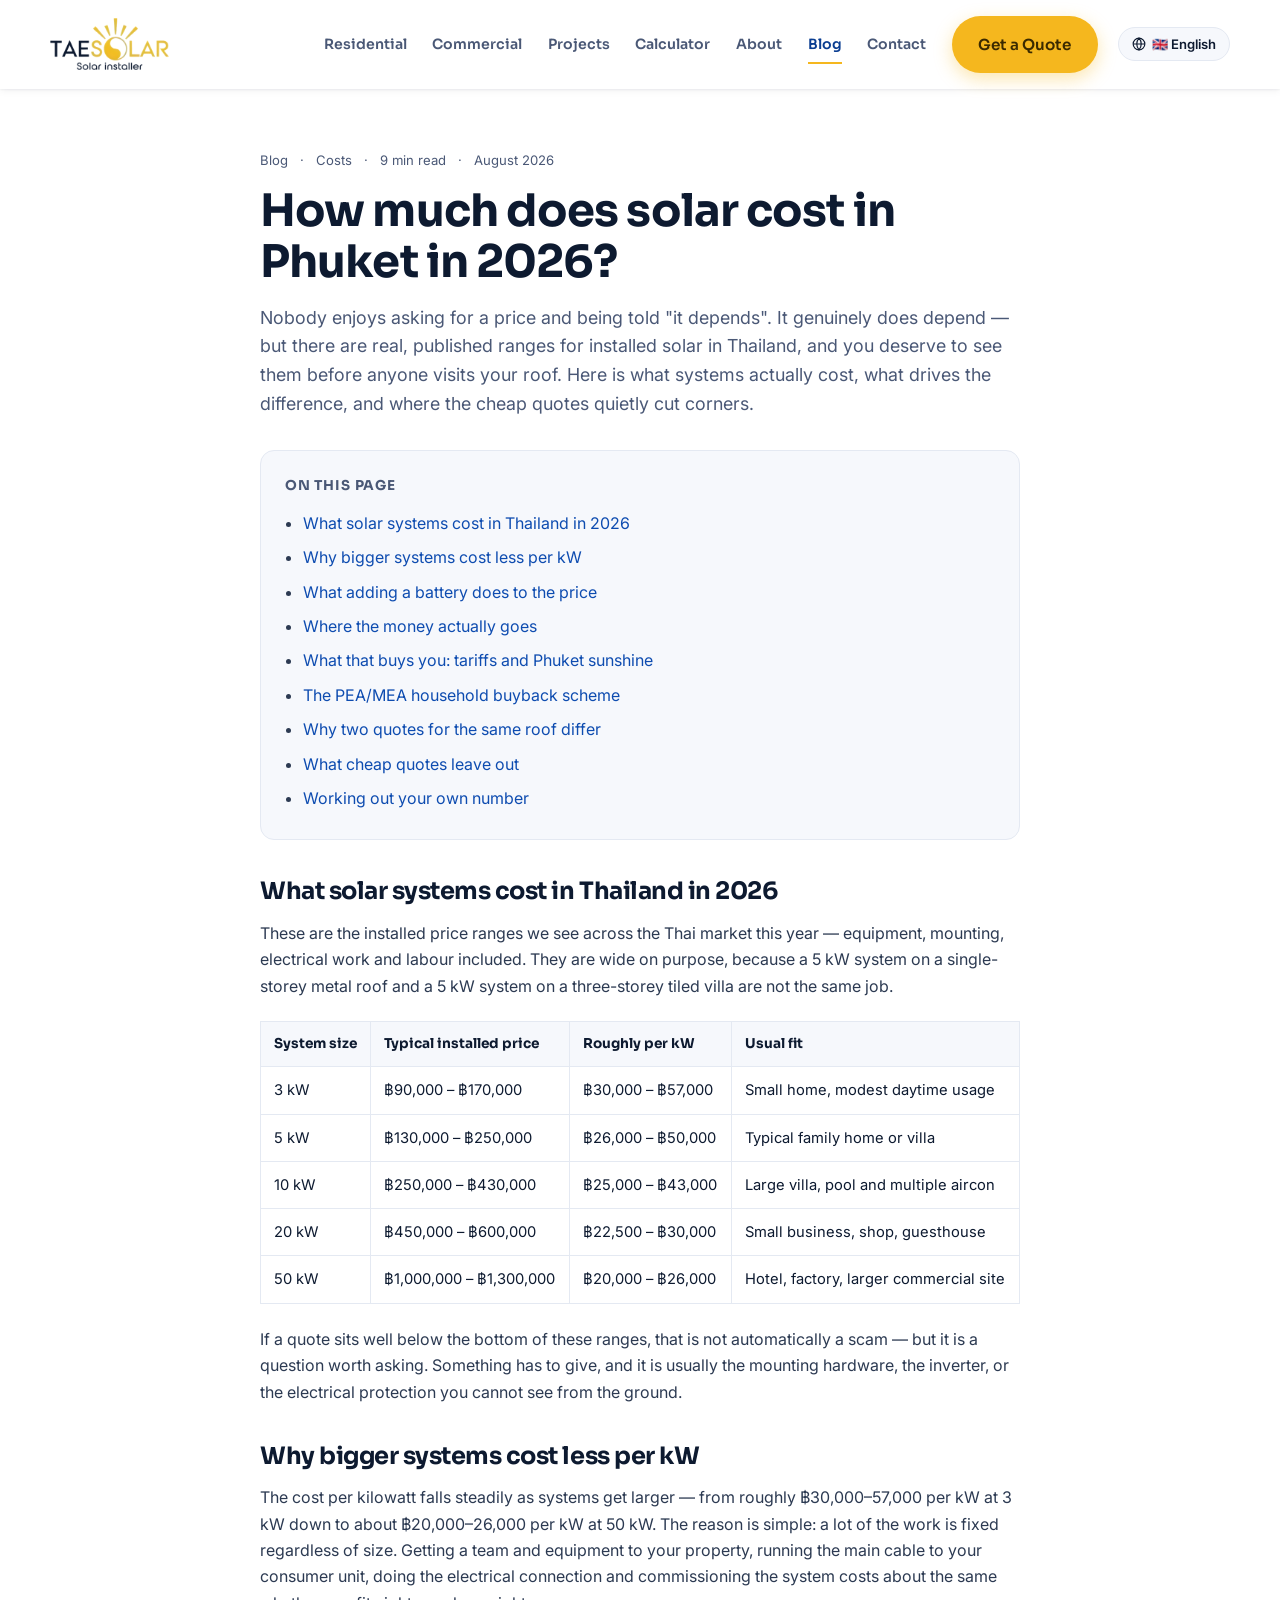
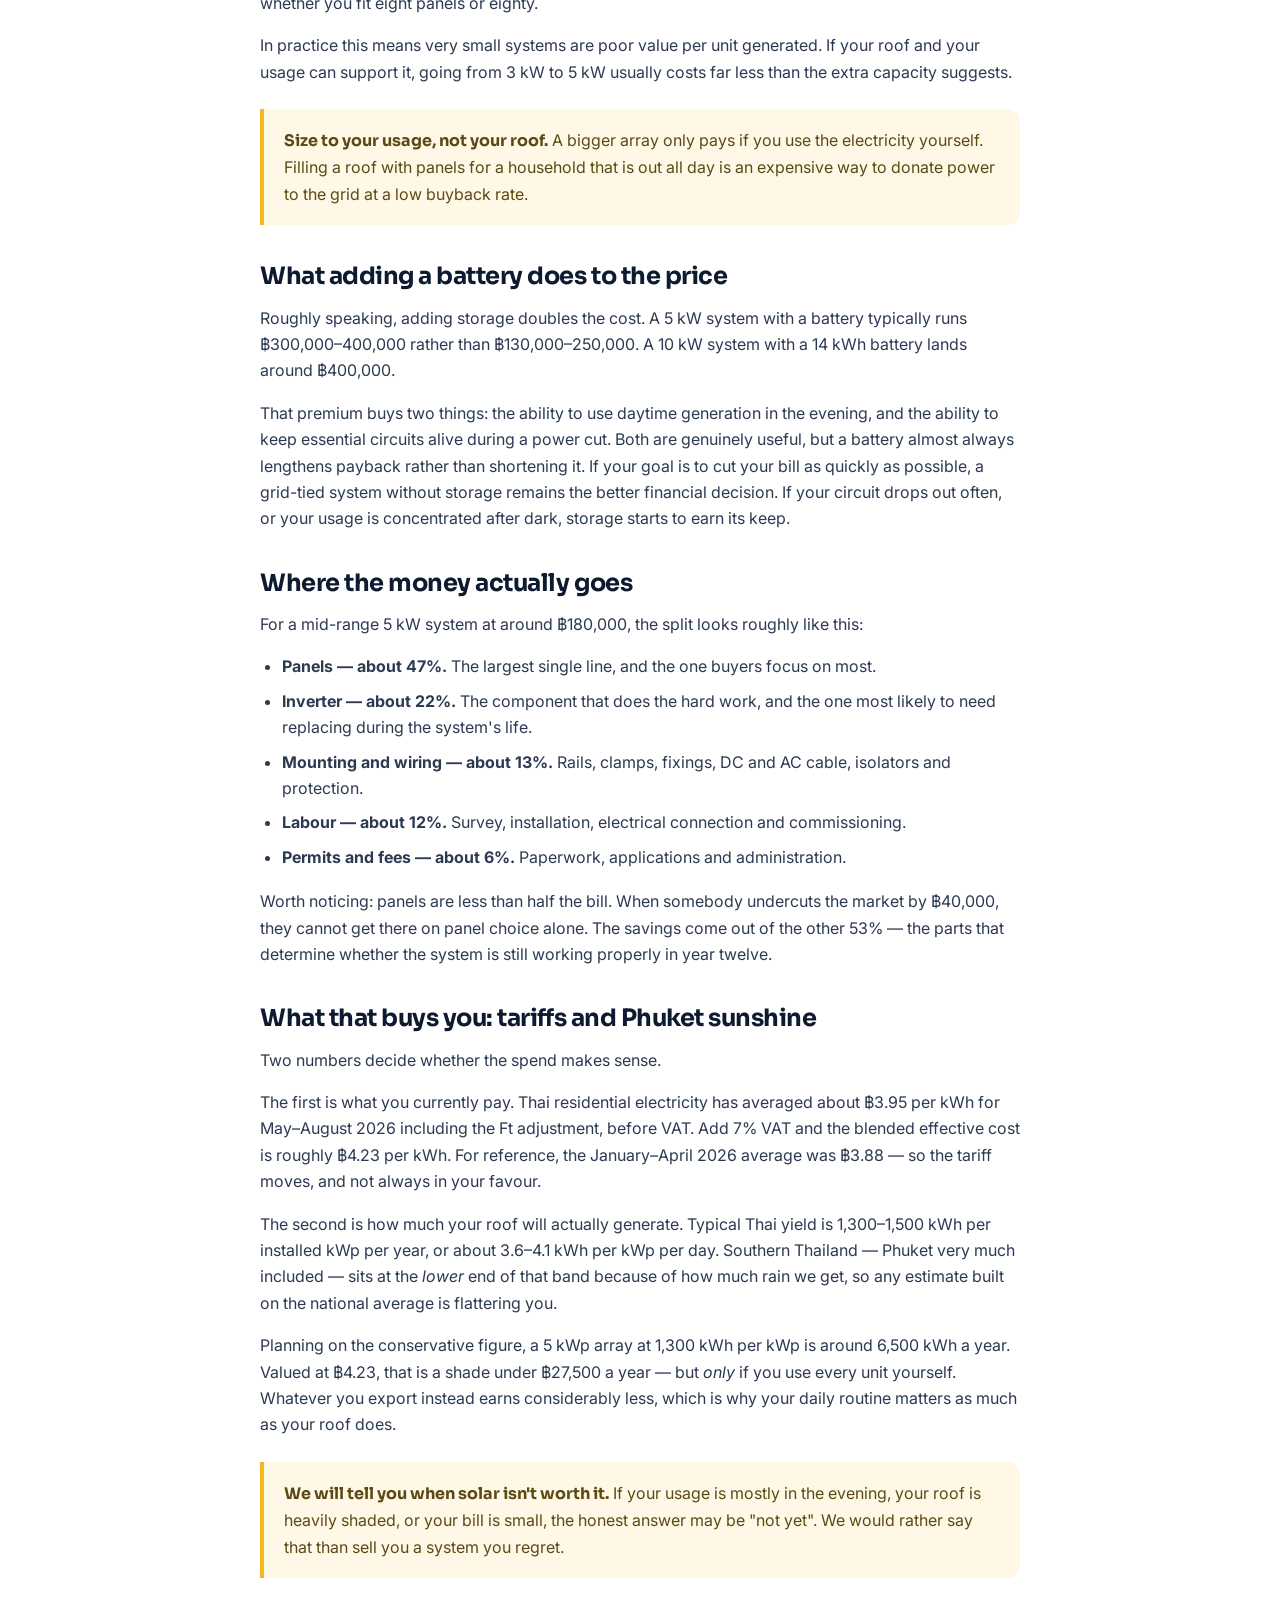
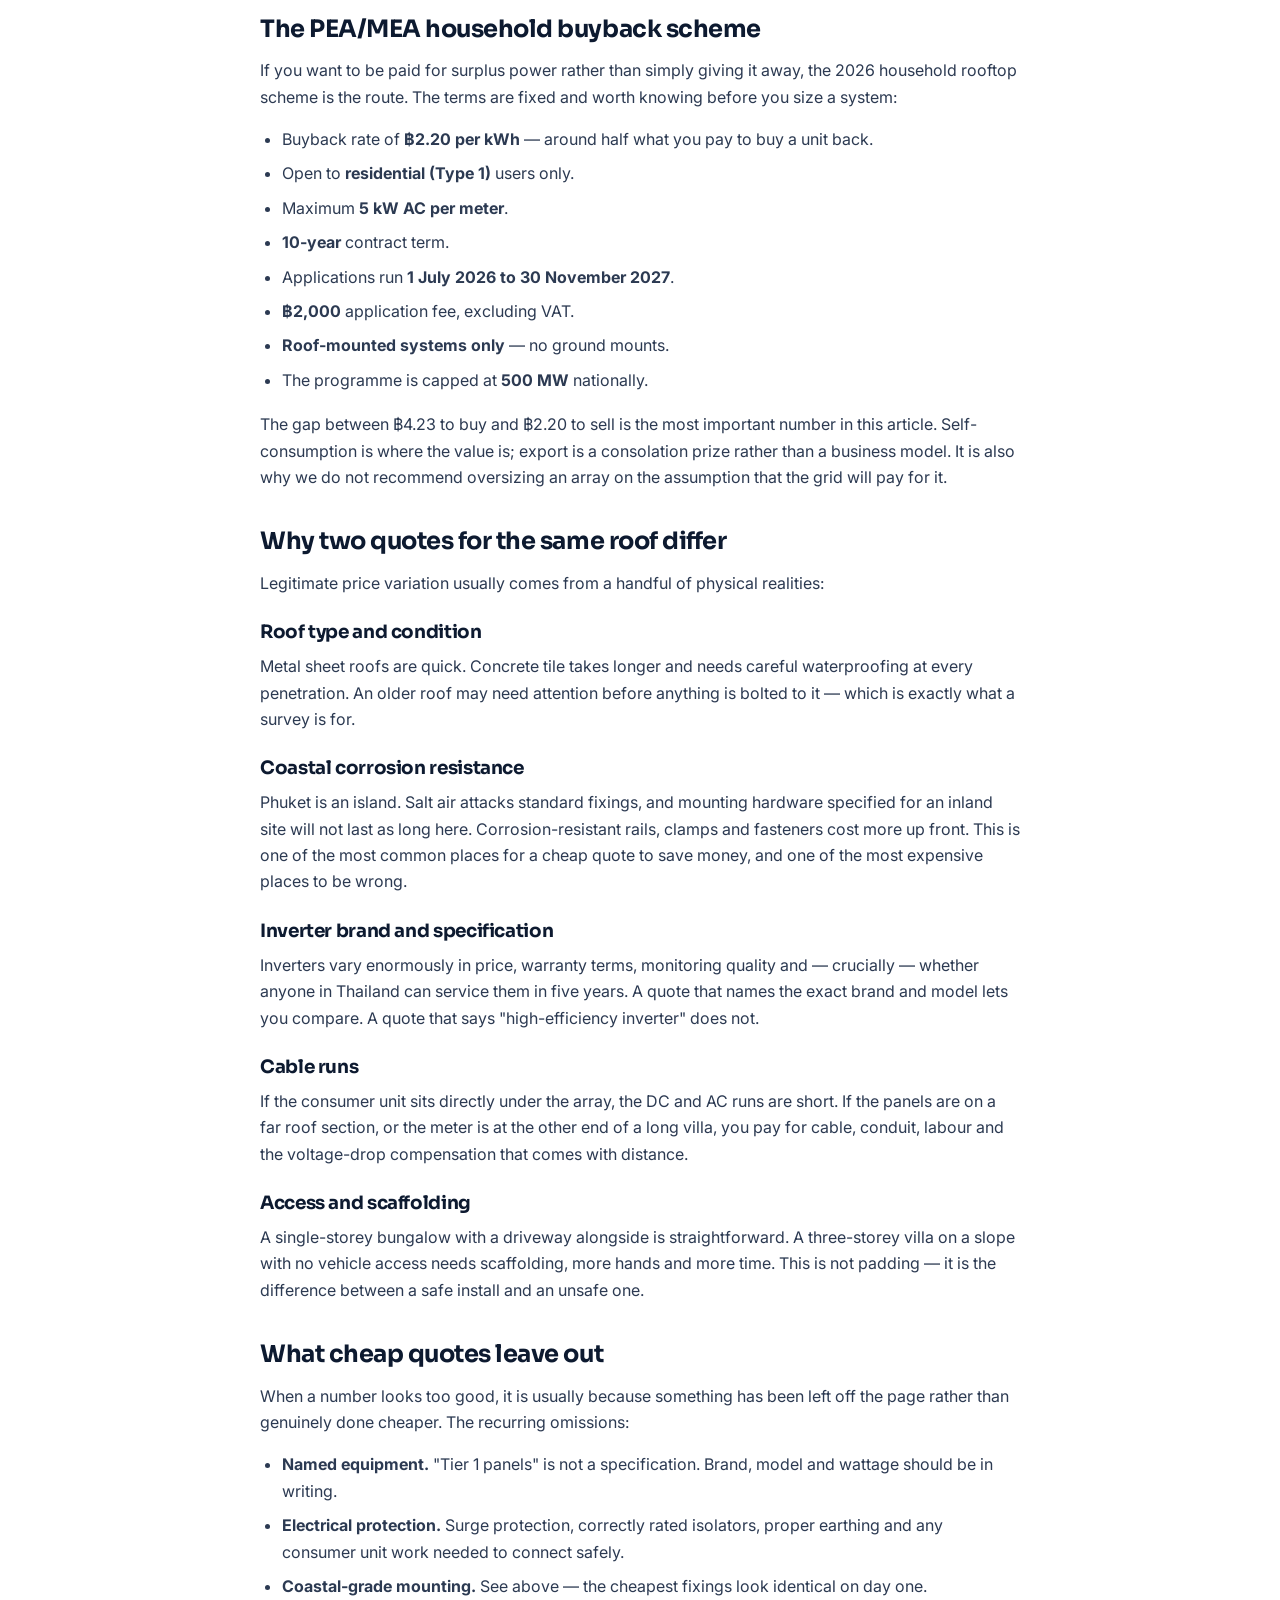
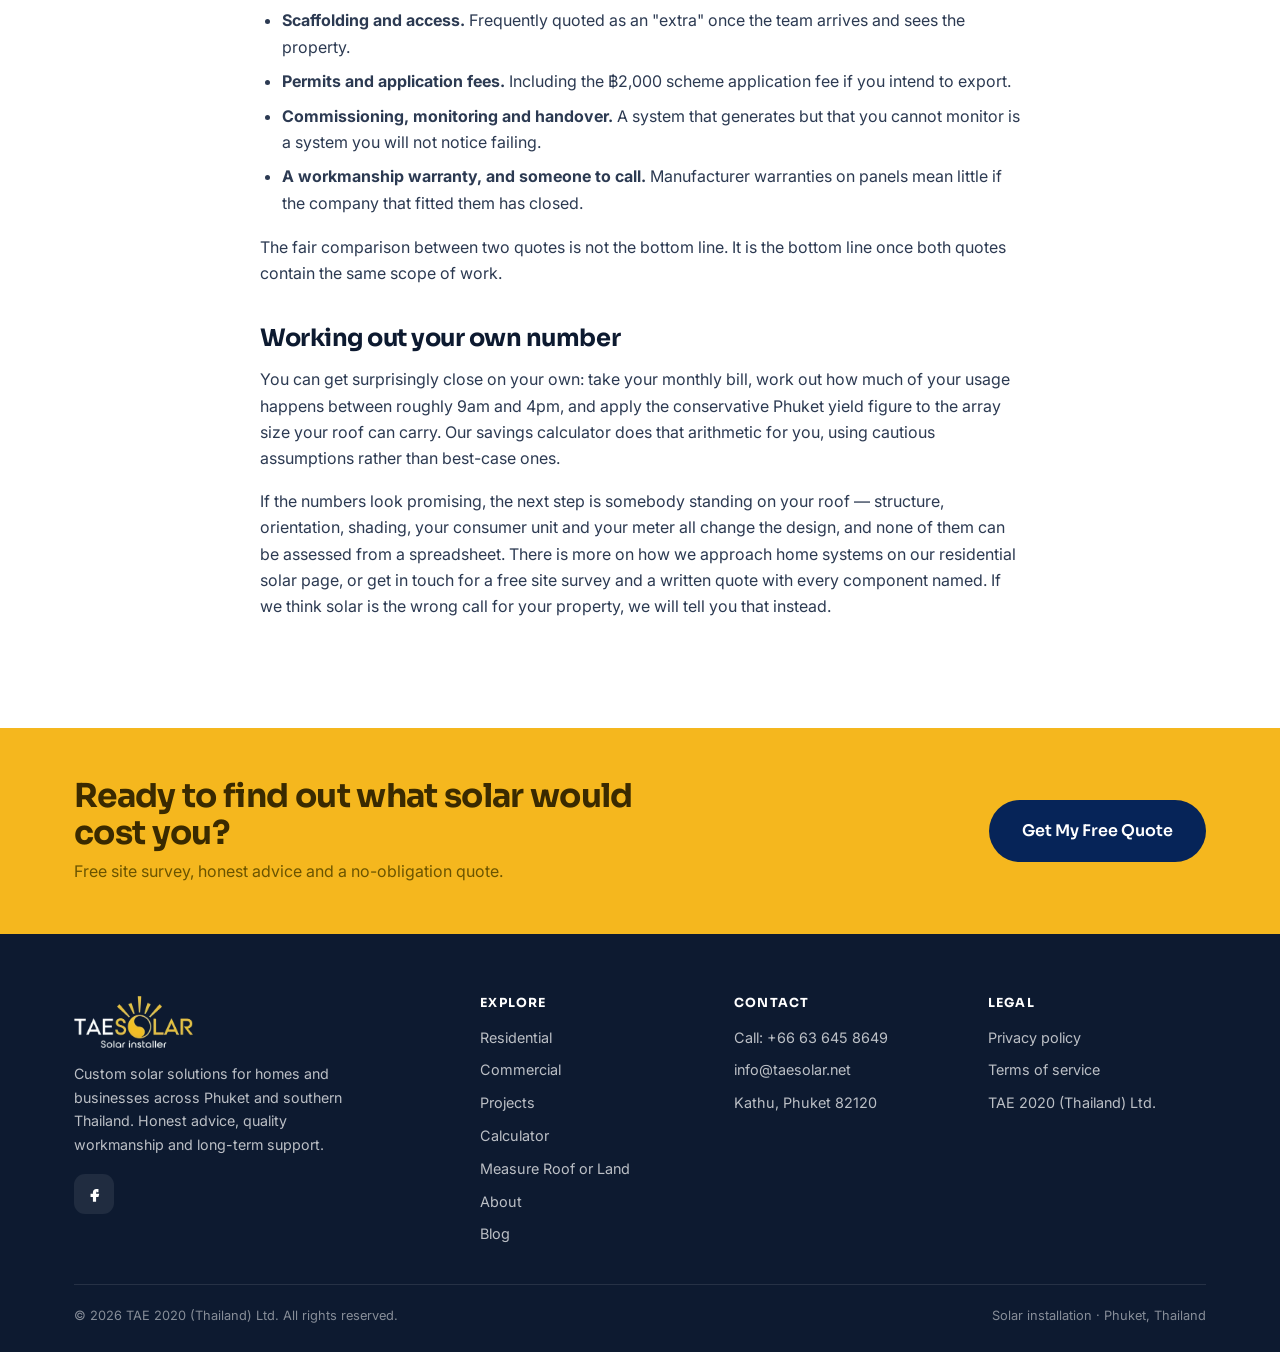
<file: blog/cost-of-solar-phuket.html>
<!DOCTYPE html>
<html lang="en">
<head>
<meta charset="UTF-8" />
<meta name="viewport" content="width=device-width, initial-scale=1" />
<title>How Much Does Solar Cost in Phuket in 2026? | TAE Solar</title>
<meta name="description" content="Real installed prices for rooftop solar in Phuket and Thailand in 2026 — system price ranges from 3kW to 50kW, what a battery adds, where the money goes, and what cheap quotes leave out." />
<meta name="theme-color" content="#0A3D91" />
<link rel="icon" href="../favicon.svg" type="image/svg+xml" />
<link rel="icon" href="../favicon.png" type="image/png" sizes="64x64" />
<link rel="canonical" href="https://www.taesolar.net/blog/cost-of-solar-phuket.html" />
<meta property="og:type" content="article" />
<meta property="og:title" content="How Much Does Solar Cost in Phuket in 2026?" />
<meta property="og:description" content="Honest installed price ranges for rooftop solar in Phuket, what makes quotes differ, and the extras cheap quotes leave out." />
<link rel="preconnect" href="https://fonts.googleapis.com" />
<link rel="preconnect" href="https://fonts.gstatic.com" crossorigin />
<link href="https://fonts.googleapis.com/css2?family=Sora:wght@600;700;800&family=Inter:wght@400;500;600&family=Noto+Sans+Thai:wght@400;600;700&display=swap" rel="stylesheet" />
<link rel="stylesheet" href="../assets/css/site.css?v=20260920a" />
<script type="application/ld+json">
{"@context":"https://schema.org","@type":"Article",
"headline":"How much does solar cost in Phuket in 2026?",
"description":"Real installed prices for rooftop solar in Phuket and Thailand in 2026, what adding battery storage costs, and what makes one quote higher than another.",
"datePublished":"2026-08-15","dateModified":"2026-08-15",
"inLanguage":"en",
"mainEntityOfPage":{"@type":"WebPage","@id":"https://www.taesolar.net/blog/cost-of-solar-phuket.html"},
"author":{"@type":"Organization","name":"TAE Solar","url":"https://www.taesolar.net/"},
"publisher":{"@type":"Organization","name":"TAE Solar","@id":"https://www.taesolar.net/#business"}}
</script>
</head>
<body>
<a href="#main" class="skip">Skip to content</a>

<header class="site solid">
  <div class="wrap bar">
    <a href="../index.html" class="logo" aria-label="TAE Solar — home"><img class="logo-light" src="../assets/img/logo/tae-solar-logo.png" alt="TAE Solar" width="640" height="279" /><img class="logo-dark" src="../assets/img/logo/tae-solar-logo-dark.png" alt="" aria-hidden="true" width="640" height="279" /></a>
    <nav class="main" id="nav">
      <a class="nl" href="../residential.html" data-i18n="nav.residential">Residential</a>
      <a class="nl" href="../commercial.html" data-i18n="nav.commercial">Commercial</a>
      <a class="nl" href="../projects.html" data-i18n="nav.projects">Projects</a>
      <a class="nl" href="../index.html#calculator" data-i18n="nav.calculator">Calculator</a>
      <a class="nl mobile-only" href="../roof.html" data-i18n="nav.roof">Measure Roof or Land</a>
      <a class="nl" href="../about.html" data-i18n="nav.about">About</a>
      <a class="nl active" href="index.html" data-i18n="nav.blog">Blog</a>
      <a class="nl" href="../contact.html" data-i18n="nav.contact">Contact</a>
      <a class="btn btn-gold" href="../contact.html" data-i18n="nav.quote">Get a Quote</a>
    </nav>
    <div class="header-tools">
      <div class="lang">
        <button class="lang-btn" type="button" aria-haspopup="true" aria-expanded="false">
          <svg viewBox="0 0 24 24" fill="none" stroke="currentColor" stroke-width="2"><circle cx="12" cy="12" r="10"/><path d="M2 12h20M12 2a15 15 0 0 1 0 20 15 15 0 0 1 0-20z"/></svg>
          <span data-lang-current>🇬🇧 English</span>
        </button>
        <div class="lang-menu" role="menu"></div>
      </div>
      <button class="burger" id="burger" aria-label="Open menu" aria-expanded="false" aria-controls="nav"><span></span><span></span><span></span></button>
    </div>
  </div>
</header>
<div class="scrim" id="scrim"></div>

<main id="main">

<section class="section" style="padding-top:150px">
  <div class="wrap">
    <div class="article">

      <div class="kicker">
        <a href="index.html">Blog</a>
        <span>·</span>
        <span>Costs</span>
        <span>·</span>
        <span>9 min read</span>
        <span>·</span>
        <span>August 2026</span>
      </div>

      <h1>How much does solar cost in Phuket in 2026?</h1>

      <p class="standfirst">Nobody enjoys asking for a price and being told "it depends". It genuinely does depend — but there are real, published ranges for installed solar in Thailand, and you deserve to see them before anyone visits your roof. Here is what systems actually cost, what drives the difference, and where the cheap quotes quietly cut corners.</p>

      <div class="toc">
        <b>On this page</b>
        <ul>
          <li><a href="#prices">What solar systems cost in Thailand in 2026</a></li>
          <li><a href="#per-kw">Why bigger systems cost less per kW</a></li>
          <li><a href="#battery">What adding a battery does to the price</a></li>
          <li><a href="#breakdown">Where the money actually goes</a></li>
          <li><a href="#savings">What that buys you: tariffs and Phuket sunshine</a></li>
          <li><a href="#buyback">The PEA/MEA household buyback scheme</a></li>
          <li><a href="#variation">Why two quotes for the same roof differ</a></li>
          <li><a href="#cheap">What cheap quotes leave out</a></li>
          <li><a href="#next">Working out your own number</a></li>
        </ul>
      </div>

      <h2 id="prices">What solar systems cost in Thailand in 2026</h2>

      <p>These are the installed price ranges we see across the Thai market this year — equipment, mounting, electrical work and labour included. They are wide on purpose, because a 5 kW system on a single-storey metal roof and a 5 kW system on a three-storey tiled villa are not the same job.</p>

      <table>
        <thead>
          <tr><th>System size</th><th>Typical installed price</th><th>Roughly per kW</th><th>Usual fit</th></tr>
        </thead>
        <tbody>
          <tr><td>3 kW</td><td>฿90,000 – ฿170,000</td><td>฿30,000 – ฿57,000</td><td>Small home, modest daytime usage</td></tr>
          <tr><td>5 kW</td><td>฿130,000 – ฿250,000</td><td>฿26,000 – ฿50,000</td><td>Typical family home or villa</td></tr>
          <tr><td>10 kW</td><td>฿250,000 – ฿430,000</td><td>฿25,000 – ฿43,000</td><td>Large villa, pool and multiple aircon</td></tr>
          <tr><td>20 kW</td><td>฿450,000 – ฿600,000</td><td>฿22,500 – ฿30,000</td><td>Small business, shop, guesthouse</td></tr>
          <tr><td>50 kW</td><td>฿1,000,000 – ฿1,300,000</td><td>฿20,000 – ฿26,000</td><td>Hotel, factory, larger commercial site</td></tr>
        </tbody>
      </table>

      <p>If a quote sits well below the bottom of these ranges, that is not automatically a scam — but it is a question worth asking. Something has to give, and it is usually the mounting hardware, the inverter, or the electrical protection you cannot see from the ground.</p>

      <h2 id="per-kw">Why bigger systems cost less per kW</h2>

      <p>The cost per kilowatt falls steadily as systems get larger — from roughly ฿30,000–57,000 per kW at 3 kW down to about ฿20,000–26,000 per kW at 50 kW. The reason is simple: a lot of the work is fixed regardless of size. Getting a team and equipment to your property, running the main cable to your consumer unit, doing the electrical connection and commissioning the system costs about the same whether you fit eight panels or eighty.</p>

      <p>In practice this means very small systems are poor value per unit generated. If your roof and your usage can support it, going from 3 kW to 5 kW usually costs far less than the extra capacity suggests.</p>

      <div class="callout">
        <p><b>Size to your usage, not your roof.</b> A bigger array only pays if you use the electricity yourself. Filling a roof with panels for a household that is out all day is an expensive way to donate power to the grid at a low buyback rate.</p>
      </div>

      <h2 id="battery">What adding a battery does to the price</h2>

      <p>Roughly speaking, adding storage doubles the cost. A 5 kW system with a battery typically runs ฿300,000–400,000 rather than ฿130,000–250,000. A 10 kW system with a 14 kWh battery lands around ฿400,000.</p>

      <p>That premium buys two things: the ability to use daytime generation in the evening, and the ability to keep essential circuits alive during a power cut. Both are genuinely useful, but a battery almost always lengthens payback rather than shortening it. If your goal is to cut your bill as quickly as possible, a grid-tied system without storage remains the better financial decision. If your circuit drops out often, or your usage is concentrated after dark, storage starts to earn its keep.</p>

      <h2 id="breakdown">Where the money actually goes</h2>

      <p>For a mid-range 5 kW system at around ฿180,000, the split looks roughly like this:</p>

      <ul>
        <li><b>Panels — about 47%.</b> The largest single line, and the one buyers focus on most.</li>
        <li><b>Inverter — about 22%.</b> The component that does the hard work, and the one most likely to need replacing during the system's life.</li>
        <li><b>Mounting and wiring — about 13%.</b> Rails, clamps, fixings, DC and AC cable, isolators and protection.</li>
        <li><b>Labour — about 12%.</b> Survey, installation, electrical connection and commissioning.</li>
        <li><b>Permits and fees — about 6%.</b> Paperwork, applications and administration.</li>
      </ul>

      <p>Worth noticing: panels are less than half the bill. When somebody undercuts the market by ฿40,000, they cannot get there on panel choice alone. The savings come out of the other 53% — the parts that determine whether the system is still working properly in year twelve.</p>

      <h2 id="savings">What that buys you: tariffs and Phuket sunshine</h2>

      <p>Two numbers decide whether the spend makes sense.</p>

      <p>The first is what you currently pay. Thai residential electricity has averaged about ฿3.95 per kWh for May–August 2026 including the Ft adjustment, before VAT. Add 7% VAT and the blended effective cost is roughly ฿4.23 per kWh. For reference, the January–April 2026 average was ฿3.88 — so the tariff moves, and not always in your favour.</p>

      <p>The second is how much your roof will actually generate. Typical Thai yield is 1,300–1,500 kWh per installed kWp per year, or about 3.6–4.1 kWh per kWp per day. Southern Thailand — Phuket very much included — sits at the <em>lower</em> end of that band because of how much rain we get, so any estimate built on the national average is flattering you.</p>

      <p>Planning on the conservative figure, a 5 kWp array at 1,300 kWh per kWp is around 6,500 kWh a year. Valued at ฿4.23, that is a shade under ฿27,500 a year — but <em>only</em> if you use every unit yourself. Whatever you export instead earns considerably less, which is why your daily routine matters as much as your roof does.</p>

      <div class="callout">
        <p><b>We will tell you when solar isn't worth it.</b> If your usage is mostly in the evening, your roof is heavily shaded, or your bill is small, the honest answer may be "not yet". We would rather say that than sell you a system you regret.</p>
      </div>

      <h2 id="buyback">The PEA/MEA household buyback scheme</h2>

      <p>If you want to be paid for surplus power rather than simply giving it away, the 2026 household rooftop scheme is the route. The terms are fixed and worth knowing before you size a system:</p>

      <ul>
        <li>Buyback rate of <b>฿2.20 per kWh</b> — around half what you pay to buy a unit back.</li>
        <li>Open to <b>residential (Type 1)</b> users only.</li>
        <li>Maximum <b>5 kW AC per meter</b>.</li>
        <li><b>10-year</b> contract term.</li>
        <li>Applications run <b>1 July 2026 to 30 November 2027</b>.</li>
        <li><b>฿2,000</b> application fee, excluding VAT.</li>
        <li><b>Roof-mounted systems only</b> — no ground mounts.</li>
        <li>The programme is capped at <b>500 MW</b> nationally.</li>
      </ul>

      <p>The gap between ฿4.23 to buy and ฿2.20 to sell is the most important number in this article. Self-consumption is where the value is; export is a consolation prize rather than a business model. It is also why we do not recommend oversizing an array on the assumption that the grid will pay for it.</p>

      <h2 id="variation">Why two quotes for the same roof differ</h2>

      <p>Legitimate price variation usually comes from a handful of physical realities:</p>

      <h3>Roof type and condition</h3>
      <p>Metal sheet roofs are quick. Concrete tile takes longer and needs careful waterproofing at every penetration. An older roof may need attention before anything is bolted to it — which is exactly what a survey is for.</p>

      <h3>Coastal corrosion resistance</h3>
      <p>Phuket is an island. Salt air attacks standard fixings, and mounting hardware specified for an inland site will not last as long here. Corrosion-resistant rails, clamps and fasteners cost more up front. This is one of the most common places for a cheap quote to save money, and one of the most expensive places to be wrong.</p>

      <h3>Inverter brand and specification</h3>
      <p>Inverters vary enormously in price, warranty terms, monitoring quality and — crucially — whether anyone in Thailand can service them in five years. A quote that names the exact brand and model lets you compare. A quote that says "high-efficiency inverter" does not.</p>

      <h3>Cable runs</h3>
      <p>If the consumer unit sits directly under the array, the DC and AC runs are short. If the panels are on a far roof section, or the meter is at the other end of a long villa, you pay for cable, conduit, labour and the voltage-drop compensation that comes with distance.</p>

      <h3>Access and scaffolding</h3>
      <p>A single-storey bungalow with a driveway alongside is straightforward. A three-storey villa on a slope with no vehicle access needs scaffolding, more hands and more time. This is not padding — it is the difference between a safe install and an unsafe one.</p>

      <h2 id="cheap">What cheap quotes leave out</h2>

      <p>When a number looks too good, it is usually because something has been left off the page rather than genuinely done cheaper. The recurring omissions:</p>

      <ul>
        <li><b>Named equipment.</b> "Tier 1 panels" is not a specification. Brand, model and wattage should be in writing.</li>
        <li><b>Electrical protection.</b> Surge protection, correctly rated isolators, proper earthing and any consumer unit work needed to connect safely.</li>
        <li><b>Coastal-grade mounting.</b> See above — the cheapest fixings look identical on day one.</li>
        <li><b>Scaffolding and access.</b> Frequently quoted as an "extra" once the team arrives and sees the property.</li>
        <li><b>Permits and application fees.</b> Including the ฿2,000 scheme application fee if you intend to export.</li>
        <li><b>Commissioning, monitoring and handover.</b> A system that generates but that you cannot monitor is a system you will not notice failing.</li>
        <li><b>A workmanship warranty, and someone to call.</b> Manufacturer warranties on panels mean little if the company that fitted them has closed.</li>
      </ul>

      <p>The fair comparison between two quotes is not the bottom line. It is the bottom line once both quotes contain the same scope of work.</p>

      <h2 id="next">Working out your own number</h2>

      <p>You can get surprisingly close on your own: take your monthly bill, work out how much of your usage happens between roughly 9am and 4pm, and apply the conservative Phuket yield figure to the array size your roof can carry. Our <a href="../index.html#calculator">savings calculator</a> does that arithmetic for you, using cautious assumptions rather than best-case ones.</p>

      <p>If the numbers look promising, the next step is somebody standing on your roof — structure, orientation, shading, your consumer unit and your meter all change the design, and none of them can be assessed from a spreadsheet. There is more on how we approach home systems on our <a href="../residential.html">residential solar page</a>, or <a href="../contact.html">get in touch</a> for a free site survey and a written quote with every component named. If we think solar is the wrong call for your property, we will tell you that instead.</p>

    </div>
  </div>
</section>

<section class="cta-band">
  <div class="wrap">
    <div><h2 data-i18n="cta.h2">Ready to find out what solar would cost you?</h2><p data-i18n="cta.p">Free site survey, honest advice and a no-obligation quote.</p></div>
    <a class="btn btn-blue btn-lg" href="../contact.html" data-i18n="cta.btn">Get My Free Quote</a>
  </div>
</section>

</main>

<footer class="site">
  <div class="wrap">
    <div class="cols">
      <div>
        <div class="logo"><img src="../assets/img/logo/tae-solar-logo.png" alt="TAE Solar" width="640" height="279" loading="lazy" /></div>
        <p data-i18n="foot.blurb">Custom solar solutions for homes and businesses across Phuket and southern Thailand. Honest advice, quality workmanship and long-term support.</p>
        <div class="socials">
          <a href="https://www.facebook.com/taesolar" target="_blank" rel="noopener" aria-label="Facebook"><svg viewBox="0 0 24 24" fill="currentColor"><path d="M14 9h3V5h-3c-2.2 0-4 1.8-4 4v2H7v4h3v6h4v-6h3l1-4h-4V9c0-.6.4-1 1-1z"/></svg></a>
          <a href="#" class="line-pending" data-line target="_blank" rel="noopener" aria-label="LINE"><svg viewBox="0 0 24 24" fill="currentColor"><path d="M12 3C6.5 3 2 6.6 2 11c0 3.9 3.5 7.2 8.3 7.9.3.1.7.2.8.5.1.3.1.7 0 1l-.1.8c0 .3-.2 1 .9.6 1.1-.5 6-3.5 8.2-6C21.4 14.1 22 12.6 22 11c0-4.4-4.5-8-10-8z"/></svg></a>
        </div>
      </div>
      <div><h4 data-i18n="foot.explore">Explore</h4><ul>
        <li><a href="../residential.html" data-i18n="nav.residential">Residential</a></li>
        <li><a href="../commercial.html" data-i18n="nav.commercial">Commercial</a></li>
        <li><a href="../projects.html" data-i18n="nav.projects">Projects</a></li>
        <li><a href="../index.html#calculator" data-i18n="nav.calculator">Calculator</a></li>
        <li><a href="../roof.html" data-i18n="nav.roof">Measure Roof or Land</a></li>
        <li><a href="../about.html" data-i18n="nav.about">About</a></li>
        <li><a href="index.html" data-i18n="nav.blog">Blog</a></li></ul></div>
      <div><h4 data-i18n="foot.contact">Contact</h4><ul>
        <li><a href="tel:+66636458649">Call: +66 63 645 8649</a></li>
        <li><a href="mailto:info@taesolar.net">info@taesolar.net</a></li>
        <li>Kathu, Phuket 82120</li></ul></div>
      <div><h4 data-i18n="foot.legal">Legal</h4><ul>
        <li><a href="#" data-i18n="foot.privacy">Privacy policy</a></li>
        <li><a href="#" data-i18n="foot.terms">Terms of service</a></li>
        <li data-i18n="foot.company">TAE 2020 (Thailand) Ltd.</li></ul></div>
    </div>
    <div class="bottom">
      <span>© <span id="yr"></span> TAE 2020 (Thailand) Ltd. <span data-i18n="foot.rights">All rights reserved.</span></span>
      <span>Solar installation · Phuket, Thailand</span>
    </div>
  </div>
</footer>

<div class="mobile-cta">
  <a class="btn btn-outline" href="tel:+66636458649"><svg viewBox="0 0 24 24" fill="none" stroke="currentColor" stroke-width="2" aria-hidden="true"><path d="M22 16.9v3a2 2 0 0 1-2.2 2 19.8 19.8 0 0 1-8.6-3.1 19.5 19.5 0 0 1-6-6 19.8 19.8 0 0 1-3.1-8.7A2 2 0 0 1 4.1 2h3a2 2 0 0 1 2 1.7c.1.9.4 1.8.7 2.7a2 2 0 0 1-.5 2.1L8.1 9.9a16 16 0 0 0 6 6l1.4-1.2a2 2 0 0 1 2.1-.5c.9.3 1.8.6 2.7.7a2 2 0 0 1 1.7 2z"/></svg><span data-i18n="mob.call">Call</span></a>
  <a class="btn btn-gold" href="../contact.html" data-i18n="mob.quote">Free Quote</a>
</div>

<script src="../assets/js/i18n.js?v=20260920a"></script>
<script src="../assets/js/site.js?v=20260920a"></script>
</body>
</html>
</file>
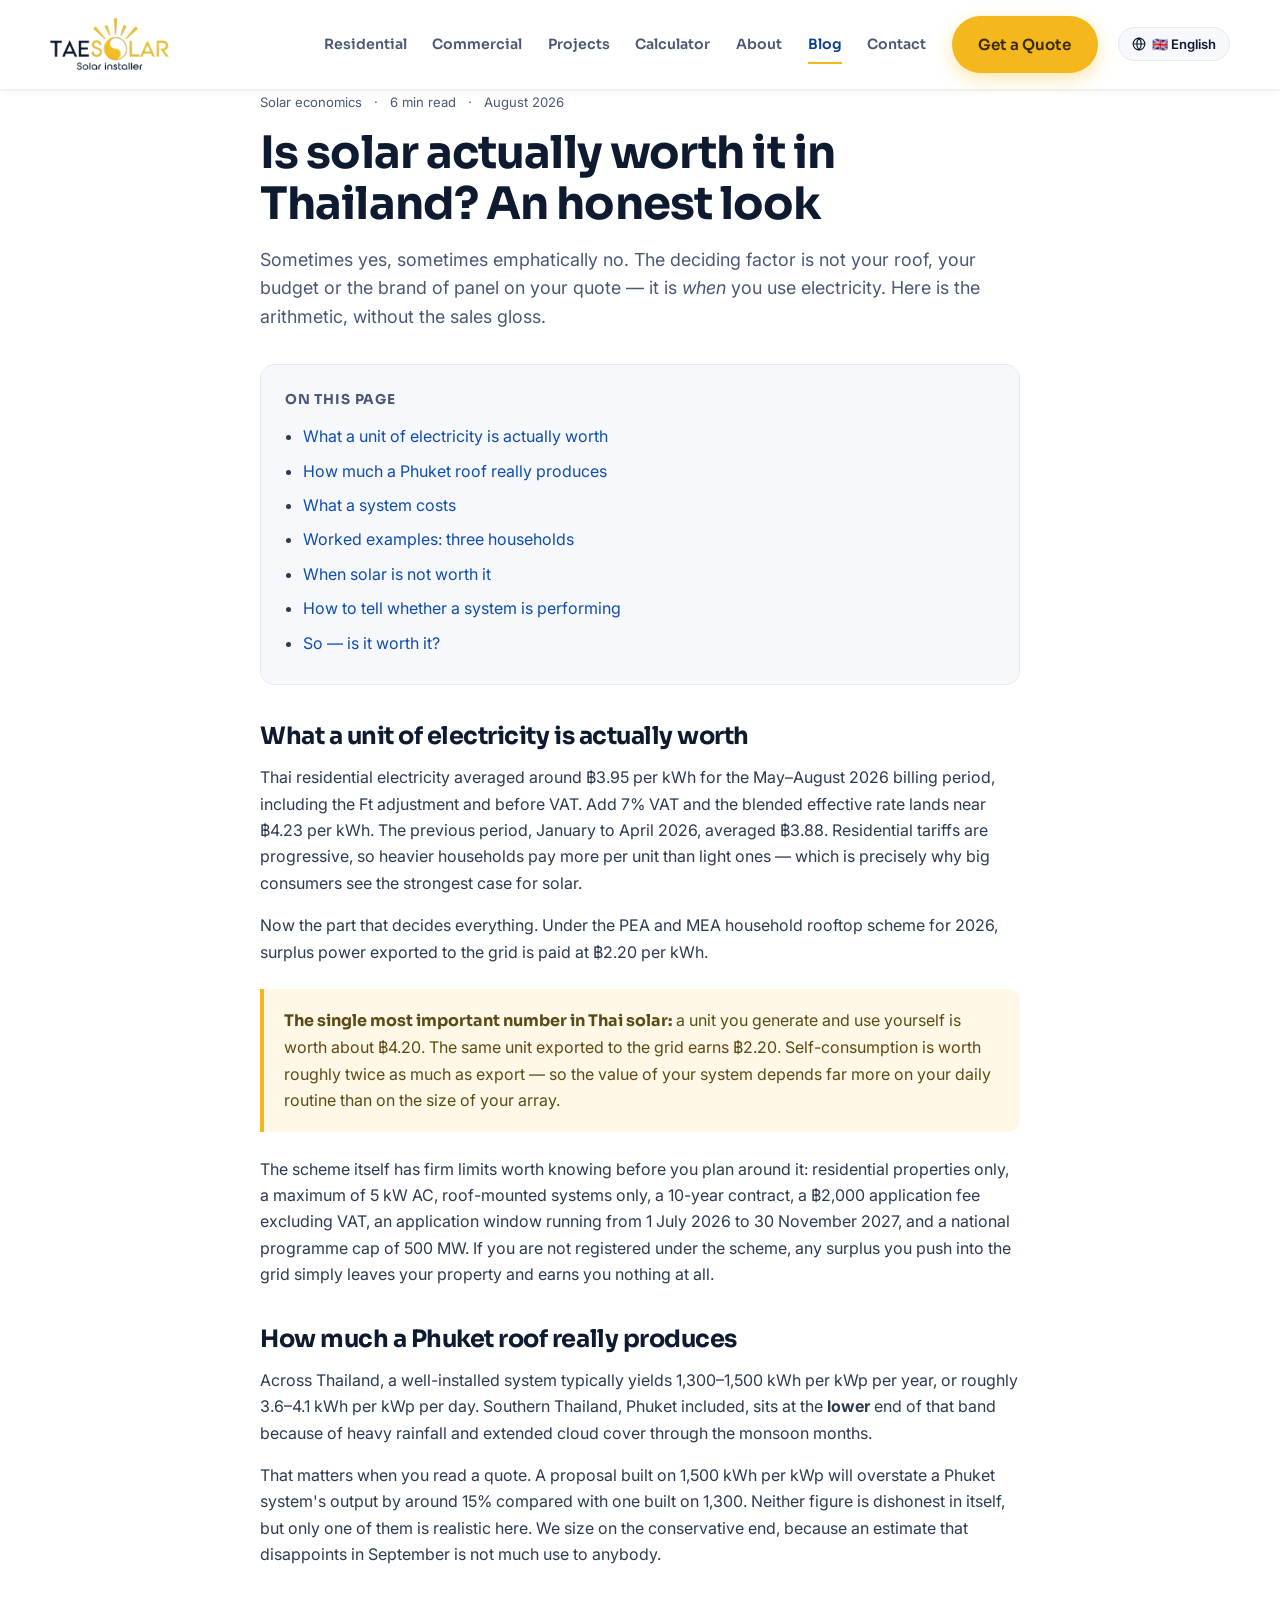
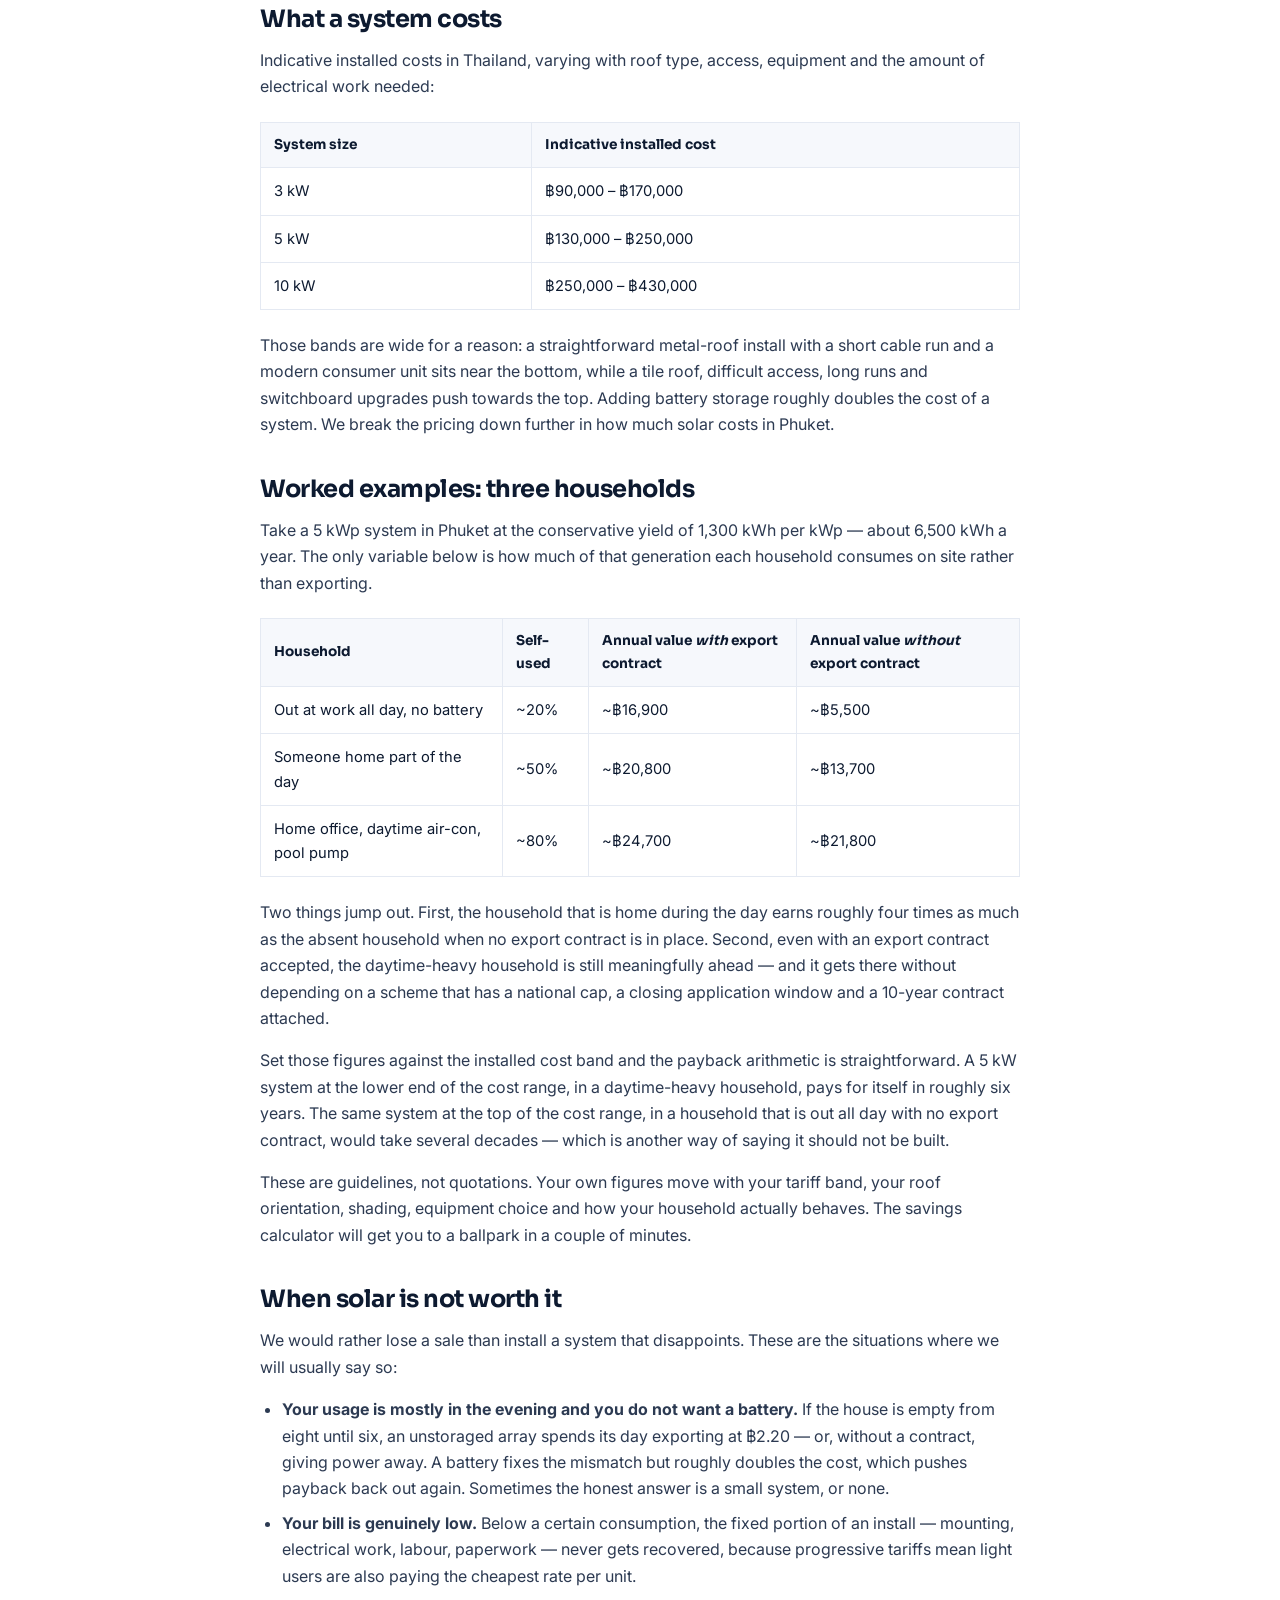
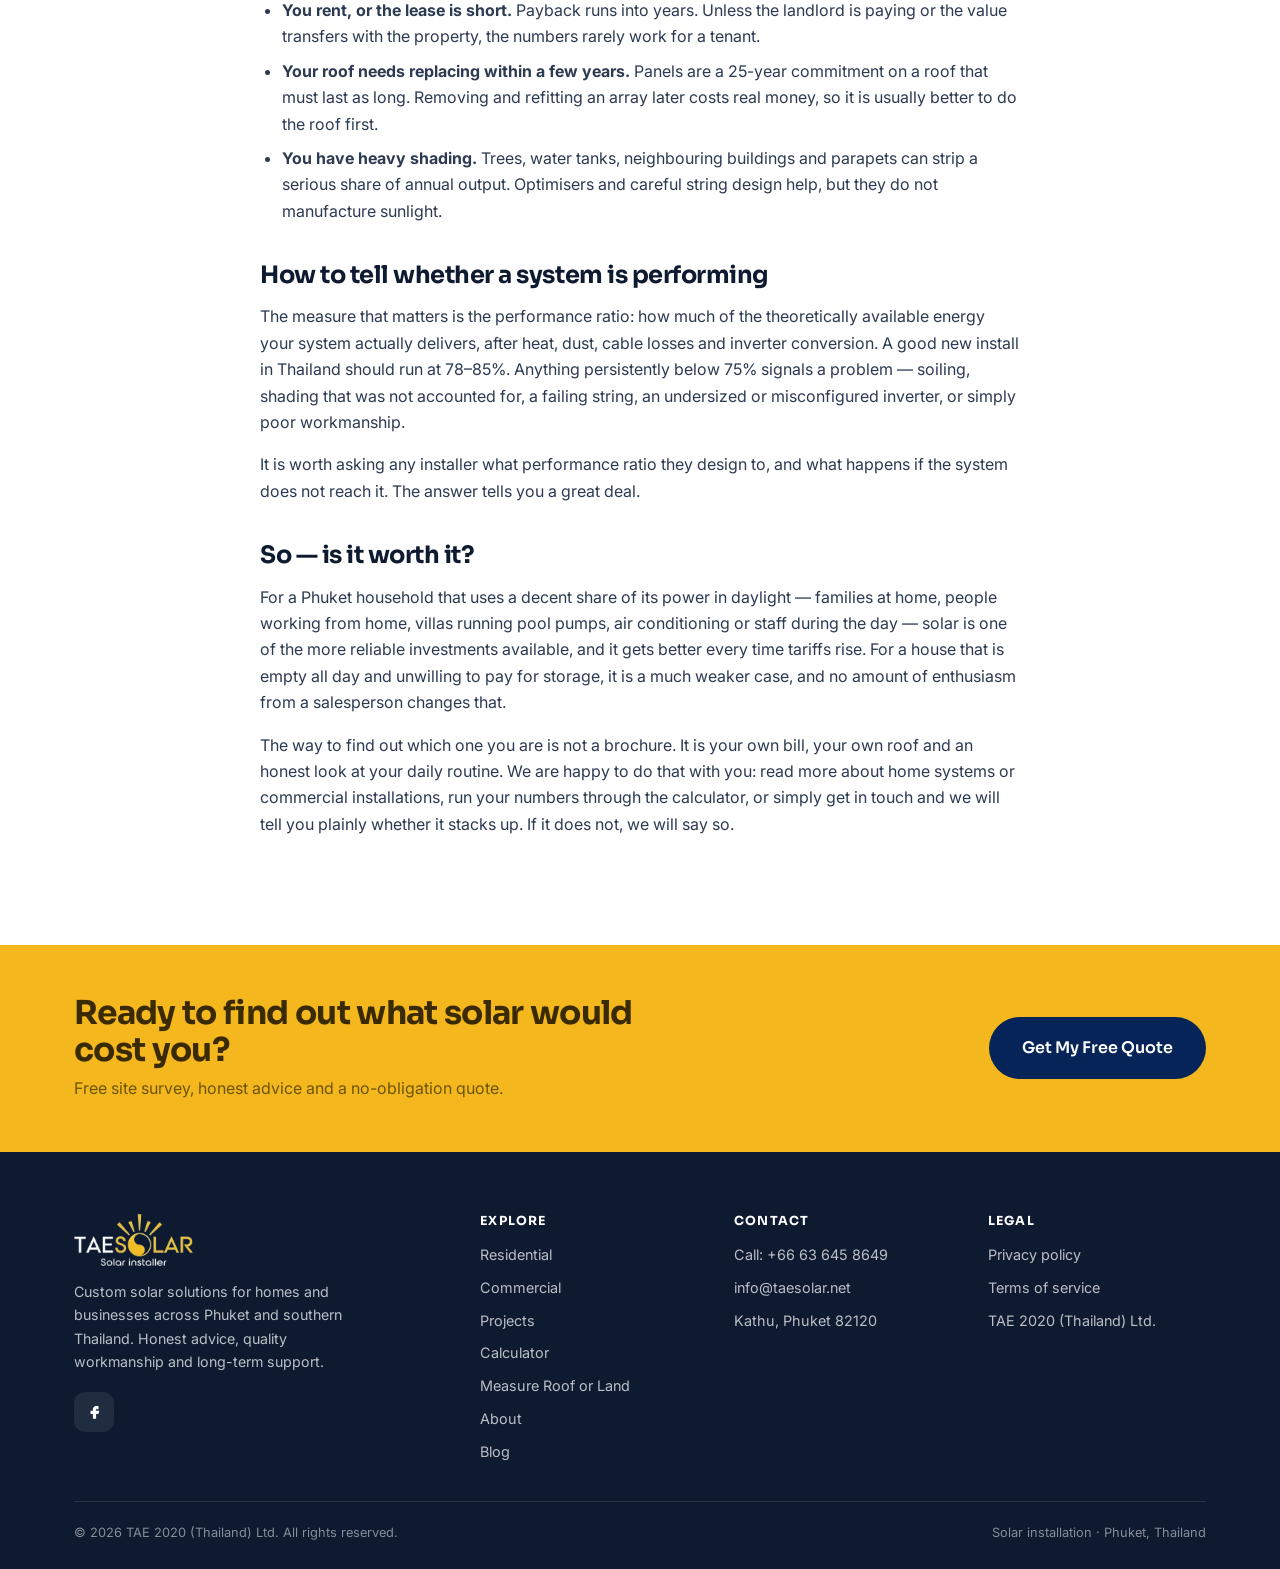
<file: blog/is-solar-worth-it-thailand.html>
<!DOCTYPE html>
<html lang="en">
<head>
<meta charset="UTF-8" />
<meta name="viewport" content="width=device-width, initial-scale=1" />
<title>Is Solar Actually Worth It in Thailand? An Honest Look | TAE Solar</title>
<meta name="description" content="An honest look at whether solar pays in Thailand. Real tariff figures, realistic Phuket yields, export rates under the 2026 PEA scheme, worked examples — and the cases where solar is not worth it." />
<meta name="theme-color" content="#0A3D91" />
<link rel="icon" href="../favicon.svg" type="image/svg+xml" />
<link rel="icon" href="../favicon.png" type="image/png" sizes="64x64" />
<link rel="canonical" href="https://www.taesolar.net/blog/is-solar-worth-it-thailand.html" />
<meta property="og:type" content="article" />
<meta property="og:title" content="Is Solar Actually Worth It in Thailand? An Honest Look | TAE Solar" />
<meta property="og:description" content="The honest answer depends almost entirely on when you use power. Here are the numbers, including when solar is not worth it." />
<link rel="preconnect" href="https://fonts.googleapis.com" />
<link rel="preconnect" href="https://fonts.gstatic.com" crossorigin />
<link href="https://fonts.googleapis.com/css2?family=Sora:wght@600;700;800&family=Inter:wght@400;500;600&family=Noto+Sans+Thai:wght@400;600;700&display=swap" rel="stylesheet" />
<link rel="stylesheet" href="../assets/css/site.css?v=20260920a" />
<script type="application/ld+json">
{"@context":"https://schema.org","@type":"Article",
"headline":"Is Solar Actually Worth It in Thailand? An Honest Look",
"description":"An honest look at whether rooftop solar pays in Thailand, using current tariff figures, realistic southern Thailand yields and the 2026 residential export scheme.",
"datePublished":"2026-08-15","dateModified":"2026-08-15",
"inLanguage":"en",
"mainEntityOfPage":{"@type":"WebPage","@id":"https://www.taesolar.net/blog/is-solar-worth-it-thailand.html"},
"author":{"@type":"Organization","name":"TAE Solar","url":"https://www.taesolar.net/"},
"publisher":{"@type":"Organization","name":"TAE Solar","@id":"https://www.taesolar.net/#business"}}
</script>
</head>
<body>
<a href="#main" class="skip">Skip to content</a>

<header class="site solid">
  <div class="wrap bar">
    <a href="../index.html" class="logo" aria-label="TAE Solar — home"><img class="logo-light" src="../assets/img/logo/tae-solar-logo.png" alt="TAE Solar" width="640" height="279" /><img class="logo-dark" src="../assets/img/logo/tae-solar-logo-dark.png" alt="" aria-hidden="true" width="640" height="279" /></a>
    <nav class="main" id="nav">
      <a class="nl" href="../residential.html" data-i18n="nav.residential">Residential</a>
      <a class="nl" href="../commercial.html" data-i18n="nav.commercial">Commercial</a>
      <a class="nl" href="../projects.html" data-i18n="nav.projects">Projects</a>
      <a class="nl" href="../index.html#calculator" data-i18n="nav.calculator">Calculator</a>
      <a class="nl mobile-only" href="../roof.html" data-i18n="nav.roof">Measure Roof or Land</a>
      <a class="nl" href="../about.html" data-i18n="nav.about">About</a>
      <a class="nl active" href="index.html" data-i18n="nav.blog">Blog</a>
      <a class="nl" href="../contact.html" data-i18n="nav.contact">Contact</a>
      <a class="btn btn-gold" href="../contact.html" data-i18n="nav.quote">Get a Quote</a>
    </nav>
    <div class="header-tools">
      <div class="lang">
        <button class="lang-btn" type="button" aria-haspopup="true" aria-expanded="false">
          <svg viewBox="0 0 24 24" fill="none" stroke="currentColor" stroke-width="2"><circle cx="12" cy="12" r="10"/><path d="M2 12h20M12 2a15 15 0 0 1 0 20 15 15 0 0 1 0-20z"/></svg>
          <span data-lang-current>🇬🇧 English</span>
        </button>
        <div class="lang-menu" role="menu"></div>
      </div>
      <button class="burger" id="burger" aria-label="Open menu" aria-expanded="false" aria-controls="nav"><span></span><span></span><span></span></button>
    </div>
  </div>
</header>
<div class="scrim" id="scrim"></div>

<main id="main">

<section class="section">
  <div class="wrap">
    <div class="article">

      <div class="kicker">
        <span>Solar economics</span><span>·</span><span>6 min read</span><span>·</span><span>August 2026</span>
      </div>

      <h1>Is solar actually worth it in Thailand? An honest look</h1>

      <p class="standfirst">Sometimes yes, sometimes emphatically no. The deciding factor is not your roof, your budget or the brand of panel on your quote — it is <em>when</em> you use electricity. Here is the arithmetic, without the sales gloss.</p>

      <div class="toc">
        <b>On this page</b>
        <ul>
          <li><a href="#worth">What a unit of electricity is actually worth</a></li>
          <li><a href="#yield">How much a Phuket roof really produces</a></li>
          <li><a href="#cost">What a system costs</a></li>
          <li><a href="#examples">Worked examples: three households</a></li>
          <li><a href="#not-worth">When solar is not worth it</a></li>
          <li><a href="#check">How to tell whether a system is performing</a></li>
          <li><a href="#verdict">So — is it worth it?</a></li>
        </ul>
      </div>

      <h2 id="worth">What a unit of electricity is actually worth</h2>

      <p>Thai residential electricity averaged around ฿3.95 per kWh for the May–August 2026 billing period, including the Ft adjustment and before VAT. Add 7% VAT and the blended effective rate lands near ฿4.23 per kWh. The previous period, January to April 2026, averaged ฿3.88. Residential tariffs are progressive, so heavier households pay more per unit than light ones — which is precisely why big consumers see the strongest case for solar.</p>

      <p>Now the part that decides everything. Under the PEA and MEA household rooftop scheme for 2026, surplus power exported to the grid is paid at ฿2.20 per kWh.</p>

      <div class="callout">
        <p><b>The single most important number in Thai solar:</b> a unit you generate and use yourself is worth about ฿4.20. The same unit exported to the grid earns ฿2.20. Self-consumption is worth roughly twice as much as export — so the value of your system depends far more on your daily routine than on the size of your array.</p>
      </div>

      <p>The scheme itself has firm limits worth knowing before you plan around it: residential properties only, a maximum of 5 kW AC, roof-mounted systems only, a 10-year contract, a ฿2,000 application fee excluding VAT, an application window running from 1 July 2026 to 30 November 2027, and a national programme cap of 500 MW. If you are not registered under the scheme, any surplus you push into the grid simply leaves your property and earns you nothing at all.</p>

      <h2 id="yield">How much a Phuket roof really produces</h2>

      <p>Across Thailand, a well-installed system typically yields 1,300–1,500 kWh per kWp per year, or roughly 3.6–4.1 kWh per kWp per day. Southern Thailand, Phuket included, sits at the <b>lower</b> end of that band because of heavy rainfall and extended cloud cover through the monsoon months.</p>

      <p>That matters when you read a quote. A proposal built on 1,500 kWh per kWp will overstate a Phuket system's output by around 15% compared with one built on 1,300. Neither figure is dishonest in itself, but only one of them is realistic here. We size on the conservative end, because an estimate that disappoints in September is not much use to anybody.</p>

      <h2 id="cost">What a system costs</h2>

      <p>Indicative installed costs in Thailand, varying with roof type, access, equipment and the amount of electrical work needed:</p>

      <table>
        <tr><th>System size</th><th>Indicative installed cost</th></tr>
        <tr><td>3 kW</td><td>฿90,000 – ฿170,000</td></tr>
        <tr><td>5 kW</td><td>฿130,000 – ฿250,000</td></tr>
        <tr><td>10 kW</td><td>฿250,000 – ฿430,000</td></tr>
      </table>

      <p>Those bands are wide for a reason: a straightforward metal-roof install with a short cable run and a modern consumer unit sits near the bottom, while a tile roof, difficult access, long runs and switchboard upgrades push towards the top. Adding battery storage roughly doubles the cost of a system. We break the pricing down further in <a href="cost-of-solar-phuket.html">how much solar costs in Phuket</a>.</p>

      <h2 id="examples">Worked examples: three households</h2>

      <p>Take a 5 kWp system in Phuket at the conservative yield of 1,300 kWh per kWp — about 6,500 kWh a year. The only variable below is how much of that generation each household consumes on site rather than exporting.</p>

      <table>
        <tr>
          <th>Household</th>
          <th>Self-used</th>
          <th>Annual value <i>with</i> export contract</th>
          <th>Annual value <i>without</i> export contract</th>
        </tr>
        <tr>
          <td>Out at work all day, no battery</td>
          <td>~20%</td>
          <td>~฿16,900</td>
          <td>~฿5,500</td>
        </tr>
        <tr>
          <td>Someone home part of the day</td>
          <td>~50%</td>
          <td>~฿20,800</td>
          <td>~฿13,700</td>
        </tr>
        <tr>
          <td>Home office, daytime air-con, pool pump</td>
          <td>~80%</td>
          <td>~฿24,700</td>
          <td>~฿21,800</td>
        </tr>
      </table>

      <p>Two things jump out. First, the household that is home during the day earns roughly four times as much as the absent household when no export contract is in place. Second, even with an export contract accepted, the daytime-heavy household is still meaningfully ahead — and it gets there without depending on a scheme that has a national cap, a closing application window and a 10-year contract attached.</p>

      <p>Set those figures against the installed cost band and the payback arithmetic is straightforward. A 5 kW system at the lower end of the cost range, in a daytime-heavy household, pays for itself in roughly six years. The same system at the top of the cost range, in a household that is out all day with no export contract, would take several decades — which is another way of saying it should not be built.</p>

      <p>These are guidelines, not quotations. Your own figures move with your tariff band, your roof orientation, shading, equipment choice and how your household actually behaves. The <a href="../index.html#calculator">savings calculator</a> will get you to a ballpark in a couple of minutes.</p>

      <h2 id="not-worth">When solar is not worth it</h2>

      <p>We would rather lose a sale than install a system that disappoints. These are the situations where we will usually say so:</p>

      <ul>
        <li><b>Your usage is mostly in the evening and you do not want a battery.</b> If the house is empty from eight until six, an unstoraged array spends its day exporting at ฿2.20 — or, without a contract, giving power away. A battery fixes the mismatch but roughly doubles the cost, which pushes payback back out again. Sometimes the honest answer is a small system, or none.</li>
        <li><b>Your bill is genuinely low.</b> Below a certain consumption, the fixed portion of an install — mounting, electrical work, labour, paperwork — never gets recovered, because progressive tariffs mean light users are also paying the cheapest rate per unit.</li>
        <li><b>You rent, or the lease is short.</b> Payback runs into years. Unless the landlord is paying or the value transfers with the property, the numbers rarely work for a tenant.</li>
        <li><b>Your roof needs replacing within a few years.</b> Panels are a 25-year commitment on a roof that must last as long. Removing and refitting an array later costs real money, so it is usually better to do the roof first.</li>
        <li><b>You have heavy shading.</b> Trees, water tanks, neighbouring buildings and parapets can strip a serious share of annual output. Optimisers and careful string design help, but they do not manufacture sunlight.</li>
      </ul>

      <h2 id="check">How to tell whether a system is performing</h2>

      <p>The measure that matters is the performance ratio: how much of the theoretically available energy your system actually delivers, after heat, dust, cable losses and inverter conversion. A good new install in Thailand should run at 78–85%. Anything persistently below 75% signals a problem — soiling, shading that was not accounted for, a failing string, an undersized or misconfigured inverter, or simply poor workmanship.</p>

      <p>It is worth asking any installer what performance ratio they design to, and what happens if the system does not reach it. The answer tells you a great deal.</p>

      <h2 id="verdict">So — is it worth it?</h2>

      <p>For a Phuket household that uses a decent share of its power in daylight — families at home, people working from home, villas running pool pumps, air conditioning or staff during the day — solar is one of the more reliable investments available, and it gets better every time tariffs rise. For a house that is empty all day and unwilling to pay for storage, it is a much weaker case, and no amount of enthusiasm from a salesperson changes that.</p>

      <p>The way to find out which one you are is not a brochure. It is your own bill, your own roof and an honest look at your daily routine. We are happy to do that with you: read more about <a href="../residential.html">home systems</a> or <a href="../commercial.html">commercial installations</a>, run your numbers through the <a href="../index.html#calculator">calculator</a>, or simply <a href="../contact.html">get in touch</a> and we will tell you plainly whether it stacks up. If it does not, we will say so.</p>

    </div>
  </div>
</section>

<section class="cta-band">
  <div class="wrap">
    <div><h2 data-i18n="cta.h2">Ready to find out what solar would cost you?</h2><p data-i18n="cta.p">Free site survey, honest advice and a no-obligation quote.</p></div>
    <a class="btn btn-blue btn-lg" href="../contact.html" data-i18n="cta.btn">Get My Free Quote</a>
  </div>
</section>

</main>

<footer class="site">
  <div class="wrap">
    <div class="cols">
      <div>
        <div class="logo"><img src="../assets/img/logo/tae-solar-logo.png" alt="TAE Solar" width="640" height="279" loading="lazy" /></div>
        <p data-i18n="foot.blurb">Custom solar solutions for homes and businesses across Phuket and southern Thailand. Honest advice, quality workmanship and long-term support.</p>
        <div class="socials">
          <a href="https://www.facebook.com/taesolar" target="_blank" rel="noopener" aria-label="Facebook"><svg viewBox="0 0 24 24" fill="currentColor"><path d="M14 9h3V5h-3c-2.2 0-4 1.8-4 4v2H7v4h3v6h4v-6h3l1-4h-4V9c0-.6.4-1 1-1z"/></svg></a>
          <a href="#" class="line-pending" data-line target="_blank" rel="noopener" aria-label="LINE"><svg viewBox="0 0 24 24" fill="currentColor"><path d="M12 3C6.5 3 2 6.6 2 11c0 3.9 3.5 7.2 8.3 7.9.3.1.7.2.8.5.1.3.1.7 0 1l-.1.8c0 .3-.2 1 .9.6 1.1-.5 6-3.5 8.2-6C21.4 14.1 22 12.6 22 11c0-4.4-4.5-8-10-8z"/></svg></a>
        </div>
      </div>
      <div><h4 data-i18n="foot.explore">Explore</h4><ul>
        <li><a href="../residential.html" data-i18n="nav.residential">Residential</a></li>
        <li><a href="../commercial.html" data-i18n="nav.commercial">Commercial</a></li>
        <li><a href="../projects.html" data-i18n="nav.projects">Projects</a></li>
        <li><a href="../index.html#calculator" data-i18n="nav.calculator">Calculator</a></li>
        <li><a href="../roof.html" data-i18n="nav.roof">Measure Roof or Land</a></li>
        <li><a href="../about.html" data-i18n="nav.about">About</a></li>
        <li><a href="index.html" data-i18n="nav.blog">Blog</a></li></ul></div>
      <div><h4 data-i18n="foot.contact">Contact</h4><ul>
        <li><a href="tel:+66636458649">Call: +66 63 645 8649</a></li>
        <li><a href="mailto:info@taesolar.net">info@taesolar.net</a></li>
        <li>Kathu, Phuket 82120</li></ul></div>
      <div><h4 data-i18n="foot.legal">Legal</h4><ul>
        <li><a href="#" data-i18n="foot.privacy">Privacy policy</a></li>
        <li><a href="#" data-i18n="foot.terms">Terms of service</a></li>
        <li data-i18n="foot.company">TAE 2020 (Thailand) Ltd.</li></ul></div>
    </div>
    <div class="bottom">
      <span>© <span id="yr"></span> TAE 2020 (Thailand) Ltd. <span data-i18n="foot.rights">All rights reserved.</span></span>
      <span>Solar installation · Phuket, Thailand</span>
    </div>
  </div>
</footer>

<div class="mobile-cta">
  <a class="btn btn-outline" href="tel:+66636458649"><svg viewBox="0 0 24 24" fill="none" stroke="currentColor" stroke-width="2" aria-hidden="true"><path d="M22 16.9v3a2 2 0 0 1-2.2 2 19.8 19.8 0 0 1-8.6-3.1 19.5 19.5 0 0 1-6-6 19.8 19.8 0 0 1-3.1-8.7A2 2 0 0 1 4.1 2h3a2 2 0 0 1 2 1.7c.1.9.4 1.8.7 2.7a2 2 0 0 1-.5 2.1L8.1 9.9a16 16 0 0 0 6 6l1.4-1.2a2 2 0 0 1 2.1-.5c.9.3 1.8.6 2.7.7a2 2 0 0 1 1.7 2z"/></svg><span data-i18n="mob.call">Call</span></a>
  <a class="btn btn-gold" href="../contact.html" data-i18n="mob.quote">Free Quote</a>
</div>

<script src="../assets/js/i18n.js?v=20260920a"></script>
<script src="../assets/js/site.js?v=20260920a"></script>
</body>
</html>
</file>
<file: assets/css/site.css>
/* ==========================================================================
   TAE SOLAR — Design System
   Brand: deep blue (#0A3D91) + solar gold (#F5B71E)
   Type: Sora (headings) + Inter (body) + Noto Sans Thai/SC (i18n fallback)
   ========================================================================== */

:root{
  --blue-900:#062458;
  --blue-800:#0A3D91;
  --blue-700:#0E4CB0;
  --blue-600:#1c63c9;
  --blue-050:#eef3fb;
  --gold:#F5B71E;
  --gold-dark:#c98f00;
  --gold-050:#fff8e6;
  --green:#12855f;
  --green-050:#e8f6f1;

  --ink:#0d1a30;
  --slate:#4a5876;
  --slate-light:#7c88a0;
  --line:#e4e9f2;
  --bg:#ffffff;
  --bg-soft:#f6f8fc;

  --radius:16px;
  --radius-lg:22px;
  --shadow-sm:0 1px 2px rgba(13,26,48,.06),0 2px 8px rgba(13,26,48,.05);
  --shadow-md:0 10px 30px rgba(10,61,145,.12);
  --shadow-lg:0 24px 60px rgba(10,61,145,.18);
  --maxw:1180px;
  --ease:cubic-bezier(.22,.61,.36,1);
  --header-h:76px;
}

*{box-sizing:border-box;margin:0;padding:0}
html{scroll-behavior:smooth;scroll-padding-top:96px;-webkit-text-size-adjust:100%}
body{
  font-family:'Inter','Noto Sans Thai','Noto Sans SC',system-ui,-apple-system,Segoe UI,Roboto,sans-serif;
  color:var(--ink);background:var(--bg);line-height:1.65;
  -webkit-font-smoothing:antialiased;overflow-x:hidden;
}
h1,h2,h3,h4{font-family:'Sora','Noto Sans Thai','Noto Sans SC',system-ui,sans-serif;line-height:1.14;letter-spacing:-.02em;font-weight:700;color:var(--ink)}
a{color:inherit;text-decoration:none}
img{max-width:100%;display:block}
button{font-family:inherit}

/* Skip link (a11y) */
.skip{position:absolute;left:-9999px;top:0;background:var(--gold);color:#3a2a00;padding:12px 18px;z-index:200;border-radius:0 0 10px 0;font-weight:600}
.skip:focus{left:0}
:focus-visible{outline:3px solid var(--gold);outline-offset:2px;border-radius:4px}

/* Layout ------------------------------------------------------------------ */
.wrap{max-width:var(--maxw);margin:0 auto;padding:0 24px}
.section{padding:92px 0}
.section-sm{padding:64px 0}
.section h2{font-size:clamp(1.75rem,3.6vw,2.6rem)}
.soft{background:var(--bg-soft)}
.eyebrow{font-family:'Sora',sans-serif;font-weight:700;font-size:.76rem;letter-spacing:.16em;text-transform:uppercase;color:var(--blue-700);display:block}
.eyebrow.gold{color:var(--gold-dark)}
.eyebrow.on-dark{color:var(--gold)}
.lead{font-size:1.06rem;color:var(--slate);max-width:62ch}
.head-center{text-align:center;max-width:660px;margin:0 auto 54px}
.head-center .lead{margin:.9rem auto 0}
.grid-2{display:grid;grid-template-columns:1fr 1fr;gap:60px;align-items:center}
.grid-2.wide-left{grid-template-columns:1.08fr .92fr}
.grid-2.top{align-items:start}
.mt-1{margin-top:.6rem}.mt-2{margin-top:1.2rem}.mt-3{margin-top:2rem}

/* Buttons ----------------------------------------------------------------- */
.btn{display:inline-flex;align-items:center;justify-content:center;gap:.55rem;font-family:'Sora',sans-serif;
  font-weight:600;font-size:.95rem;padding:.92rem 1.6rem;border-radius:999px;border:1.5px solid transparent;
  cursor:pointer;transition:.25s var(--ease);white-space:nowrap;text-align:center}
.btn svg{width:16px;height:16px;flex:0 0 auto}
.btn-gold{background:var(--gold);color:#3a2a00;box-shadow:0 6px 18px rgba(245,183,30,.35)}
.btn-gold:hover{background:#e6a900;transform:translateY(-2px)}
.btn-blue{background:var(--blue-800);color:#fff}
.btn-blue:hover{background:var(--blue-700);transform:translateY(-2px)}
.btn-ghost{background:transparent;color:#fff;border-color:rgba(255,255,255,.5)}
.btn-ghost:hover{background:rgba(255,255,255,.14);border-color:#fff}
.btn-outline{background:#fff;color:var(--blue-800);border-color:var(--line)}
.btn-outline:hover{border-color:var(--blue-700);transform:translateY(-2px)}
.btn-lg{padding:1.05rem 2rem;font-size:1rem}
.btn-block{width:100%}

/* Header ------------------------------------------------------------------ */
header.site{position:fixed;top:0;left:0;right:0;z-index:60;transition:.3s var(--ease)}
header.site .bar{display:flex;align-items:center;justify-content:space-between;gap:20px;padding:16px 0;transition:.3s var(--ease)}
header.site.scrolled{background:rgba(255,255,255,.94);backdrop-filter:saturate(160%) blur(12px);box-shadow:var(--shadow-sm)}
header.site.scrolled .bar{padding:10px 0}
header.site.solid{background:#fff;box-shadow:var(--shadow-sm)}

.logo{display:flex;align-items:center;gap:.55rem;font-family:'Sora',sans-serif;font-weight:800;font-size:1.2rem;letter-spacing:.02em;color:#fff;flex:0 0 auto}
.logo .mark{width:32px;height:32px}
.logo b{color:var(--gold)}
header.site.scrolled .logo,header.site.solid .logo{color:var(--ink)}

nav.main{display:flex;align-items:center;gap:1.6rem;margin-left:auto}
nav.main a.nl{font-family:'Sora',sans-serif;font-weight:600;font-size:.88rem;color:rgba(255,255,255,.92);position:relative;padding:4px 0;white-space:nowrap}
header.site.scrolled nav.main a.nl,header.site.solid nav.main a.nl{color:var(--slate)}
nav.main a.nl:hover{color:var(--gold)}
header.site.scrolled nav.main a.nl:hover,header.site.solid nav.main a.nl:hover{color:var(--blue-700)}
nav.main a.nl.active{color:var(--gold)}
header.site.scrolled nav.main a.nl.active,header.site.solid nav.main a.nl.active{color:var(--blue-800)}
nav.main a.nl::after{content:"";position:absolute;left:0;bottom:-4px;height:2px;width:0;background:var(--gold);transition:.25s var(--ease)}
nav.main a.nl:hover::after,nav.main a.nl.active::after{width:100%}

.header-tools{display:flex;align-items:center;gap:.7rem;flex:0 0 auto}

/* Language switcher */
.lang{position:relative}
.lang-btn{display:flex;align-items:center;gap:.4rem;background:rgba(255,255,255,.12);border:1px solid rgba(255,255,255,.28);
  color:#fff;font-size:.82rem;font-weight:600;padding:.5rem .8rem;border-radius:999px;cursor:pointer;transition:.25s}
.lang-btn:hover{background:rgba(255,255,255,.2)}
.lang-btn svg{width:14px;height:14px}
header.site.scrolled .lang-btn,header.site.solid .lang-btn{background:var(--bg-soft);border-color:var(--line);color:var(--ink)}
.lang-menu{position:absolute;right:0;top:calc(100% + 8px);background:#fff;border:1px solid var(--line);border-radius:12px;
  box-shadow:var(--shadow-md);padding:6px;min-width:150px;opacity:0;visibility:hidden;transform:translateY(-6px);transition:.2s var(--ease);z-index:70}
.lang.open .lang-menu{opacity:1;visibility:visible;transform:none}
.lang-menu button{display:flex;align-items:center;gap:.55rem;width:100%;background:none;border:0;text-align:left;
  padding:.55rem .7rem;border-radius:8px;font-size:.88rem;color:var(--ink);cursor:pointer;transition:.15s}
.lang-menu button:hover{background:var(--bg-soft)}
.lang-menu button[aria-current="true"]{background:var(--blue-050);color:var(--blue-800);font-weight:600}
.lang-menu .flag{font-size:1.05rem;line-height:1}

.burger{display:none;background:none;border:0;cursor:pointer;width:44px;height:44px;flex-direction:column;justify-content:center;align-items:center;gap:6px}
.burger span{display:block;height:2.5px;width:24px;background:#fff;border-radius:2px;transition:.3s var(--ease)}
header.site.scrolled .burger span,header.site.solid .burger span{background:var(--ink)}
.scrim{position:fixed;inset:0;background:rgba(6,20,45,.5);opacity:0;pointer-events:none;transition:.3s;z-index:55}
.scrim.show{opacity:1;pointer-events:auto}

/* Hero -------------------------------------------------------------------- */
.hero{position:relative;display:flex;align-items:center;color:#fff;overflow:hidden;isolation:isolate;padding:150px 0 90px}
.hero.tall{min-height:90vh}
.hero .bg{position:absolute;inset:0;z-index:-2}
.hero .bg svg,.hero .bg img{width:100%;height:100%;object-fit:cover}
.hero::after{content:"";position:absolute;inset:0;z-index:-1;
  background:linear-gradient(102deg,rgba(6,36,88,.94) 0%,rgba(10,61,145,.8) 40%,rgba(10,61,145,.42) 72%,rgba(10,61,145,.2) 100%)}
.hero .wrap{position:relative;z-index:2}
.hero h1{font-size:clamp(2.3rem,5.6vw,4.1rem);font-weight:800;color:#fff;max-width:17ch}
.hero h1 .hl{color:var(--gold)}
.hero p.sub{font-size:clamp(1.02rem,1.9vw,1.24rem);max-width:50ch;margin:1.3rem 0 2rem;color:rgba(255,255,255,.93)}
.hero .cta-row{display:flex;flex-wrap:wrap;gap:.9rem}
.badge-row{display:flex;flex-wrap:wrap;gap:.6rem;margin-bottom:1.3rem}
.badge{display:inline-flex;align-items:center;gap:.45rem;background:rgba(255,255,255,.13);border:1px solid rgba(255,255,255,.24);
  padding:.42rem .9rem;border-radius:999px;font-size:.8rem;font-weight:600;backdrop-filter:blur(4px)}
.badge .dot{width:7px;height:7px;border-radius:50%;background:var(--gold);box-shadow:0 0 0 4px rgba(245,183,30,.25)}
.badge svg{width:14px;height:14px;color:var(--gold)}
.hero-trust{display:flex;flex-wrap:wrap;gap:1.5rem;margin-top:2.6rem;padding-top:1.5rem;border-top:1px solid rgba(255,255,255,.18)}
.hero-trust .t{display:flex;align-items:center;gap:.55rem;font-size:.9rem;color:rgba(255,255,255,.92)}
.hero-trust .t svg{width:19px;height:19px;color:var(--gold);flex:0 0 auto}

/* Hero lead card (conversion) */
.hero-card{background:#fff;color:var(--ink);border-radius:var(--radius-lg);padding:28px;box-shadow:var(--shadow-lg);max-width:420px;margin-left:auto}
.hero-card h3{font-size:1.22rem;margin-bottom:.3rem}
.hero-card p.s{font-size:.9rem;color:var(--slate);margin-bottom:1.1rem}
.hero-card .mini{display:flex;align-items:center;gap:.5rem;font-size:.82rem;color:var(--slate);margin-top:.9rem;justify-content:center}
.hero-card .mini svg{width:15px;height:15px;color:var(--green)}

/* Trust strip ------------------------------------------------------------- */
.strip{background:var(--bg-soft);border-top:1px solid var(--line);border-bottom:1px solid var(--line);padding:26px 0}
.strip .row{display:flex;align-items:center;justify-content:center;gap:clamp(1rem,3.4vw,2.8rem);flex-wrap:wrap}
.strip .lbl{font-size:.78rem;font-weight:600;color:var(--slate);letter-spacing:.03em}
.strip .b{font-family:'Sora',sans-serif;font-weight:700;color:var(--slate-light);font-size:1rem;transition:.25s}
.strip .b:hover{color:var(--blue-800)}
.strip .b.badge-pill{display:inline-flex;align-items:center;gap:.4rem;color:var(--blue-800);background:#fff;
  border:1px solid var(--line);padding:.4rem .85rem;border-radius:999px;font-size:.84rem;box-shadow:var(--shadow-sm)}
.strip .b.badge-pill svg{width:15px;height:15px;color:var(--gold-dark)}

/* Cards ------------------------------------------------------------------- */
.cards{display:grid;gap:22px}
.cards.c2{grid-template-columns:repeat(2,1fr)}
.cards.c3{grid-template-columns:repeat(3,1fr)}
.cards.c4{grid-template-columns:repeat(4,1fr)}
.card{background:#fff;border:1px solid var(--line);border-radius:var(--radius);padding:28px 24px;transition:.28s var(--ease)}
.card:hover{transform:translateY(-6px);box-shadow:var(--shadow-md);border-color:transparent}
.card .ico{width:50px;height:50px;border-radius:14px;display:grid;place-items:center;
  background:linear-gradient(135deg,var(--blue-700),var(--blue-900));margin-bottom:16px}
.card .ico svg{width:25px;height:25px;color:var(--gold)}
.card h3{font-size:1.1rem;margin-bottom:.45rem}
.card p{color:var(--slate);font-size:.93rem}

/* Path cards (residential / commercial split) */
.paths{display:grid;grid-template-columns:1fr 1fr;gap:26px}
.path{position:relative;border-radius:var(--radius-lg);overflow:hidden;color:#fff;padding:38px 34px;min-height:300px;
  display:flex;flex-direction:column;justify-content:flex-end;transition:.3s var(--ease);isolation:isolate}
.path::after{content:"";position:absolute;inset:0;z-index:-1;transition:.3s}
.path.res::after{background:linear-gradient(150deg,var(--blue-700),var(--blue-900))}
.path.com::after{background:linear-gradient(150deg,#0f5c4a,#062a45)}
.path:hover{transform:translateY(-6px);box-shadow:var(--shadow-lg)}
.path .pico{width:52px;height:52px;border-radius:14px;background:rgba(255,255,255,.16);display:grid;place-items:center;margin-bottom:16px}
.path .pico svg{width:26px;height:26px;color:var(--gold)}
.path h3{color:#fff;font-size:1.5rem;margin-bottom:.5rem}
.path p{color:rgba(255,255,255,.86);font-size:.95rem;margin-bottom:1.2rem}
.path ul{list-style:none;display:grid;gap:.5rem;margin-bottom:1.4rem}
.path ul li{display:flex;gap:.5rem;align-items:flex-start;font-size:.9rem;color:rgba(255,255,255,.9)}
.path ul li svg{width:17px;height:17px;color:var(--gold);flex:0 0 auto;margin-top:3px}
.path .go{display:inline-flex;align-items:center;gap:.5rem;font-family:'Sora',sans-serif;font-weight:600;color:var(--gold);font-size:.95rem}
.path .go svg{width:16px;height:16px;transition:.25s}
.path:hover .go svg{transform:translateX(4px)}

/* Calculator -------------------------------------------------------------- */
.calc{background:#fff;border:1px solid var(--line);border-radius:var(--radius-lg);box-shadow:var(--shadow-md);overflow:hidden}
.calc-grid{display:grid;grid-template-columns:1fr 1fr}
.calc-inputs{padding:36px}
.calc-results{padding:36px;background:linear-gradient(160deg,var(--blue-800),var(--blue-900));color:#fff}
.calc h3{font-size:1.25rem;margin-bottom:.3rem}
.calc .hint{font-size:.88rem;color:var(--slate);margin-bottom:1.5rem}
.calc-results h3{color:#fff}
.seg{display:grid;grid-template-columns:1fr 1fr;gap:8px;background:var(--bg-soft);padding:5px;border-radius:12px;border:1px solid var(--line)}
.seg button{background:none;border:0;padding:.65rem;border-radius:9px;font-size:.88rem;font-weight:600;color:var(--slate);cursor:pointer;transition:.2s}
.seg button[aria-pressed="true"]{background:#fff;color:var(--blue-800);box-shadow:var(--shadow-sm)}

/* Three-way surface type (pitched roof / flat roof / garden or land). Sits in
   a narrow panel, so the labels need room to wrap onto a second line. */
.seg-3{grid-template-columns:repeat(3,1fr)}
.seg-3 button{font-size:.8rem;padding:.6rem .35rem;line-height:1.25}
.ctrl{margin-bottom:20px}
.ctrl label{display:flex;justify-content:space-between;align-items:baseline;gap:10px;font-family:'Sora',sans-serif;
  font-size:.85rem;font-weight:600;color:var(--ink);margin-bottom:8px}
.ctrl label .val{font-size:.95rem;color:var(--blue-700);font-weight:700}
input[type=range]{-webkit-appearance:none;appearance:none;width:100%;height:6px;border-radius:99px;background:var(--line);outline:none}
input[type=range]::-webkit-slider-thumb{-webkit-appearance:none;width:22px;height:22px;border-radius:50%;background:var(--gold);
  border:3px solid #fff;box-shadow:0 2px 8px rgba(0,0,0,.2);cursor:pointer}
input[type=range]::-moz-range-thumb{width:22px;height:22px;border-radius:50%;background:var(--gold);border:3px solid #fff;cursor:pointer}
.result-hero{border-bottom:1px solid rgba(255,255,255,.16);padding-bottom:20px;margin-bottom:20px}
.result-hero .k{font-size:.78rem;letter-spacing:.1em;text-transform:uppercase;color:rgba(255,255,255,.7);font-weight:600}
.result-hero .v{font-family:'Sora',sans-serif;font-size:clamp(2rem,4vw,2.8rem);color:var(--gold);font-weight:800;line-height:1.1}
.result-hero .sub{font-size:.85rem;color:rgba(255,255,255,.75)}
.res-rows{display:grid;gap:14px}
.res-row{display:flex;justify-content:space-between;align-items:baseline;gap:12px;font-size:.92rem}
.res-row .k{color:rgba(255,255,255,.82)}
.res-row .v{font-family:'Sora',sans-serif;font-weight:700;color:#fff;white-space:nowrap}
.disclaimer{margin-top:22px;padding:12px 14px;background:rgba(255,255,255,.09);border-radius:10px;
  font-size:.76rem;color:rgba(255,255,255,.78);line-height:1.55;border-left:3px solid var(--gold)}

/* Reviews ----------------------------------------------------------------- */
.reviews{display:grid;grid-template-columns:repeat(3,1fr);gap:22px}
.review{background:#fff;border:1px solid var(--line);border-radius:var(--radius);padding:26px;position:relative}
.review .stars{display:flex;gap:2px;margin-bottom:12px}
.review .stars svg{width:17px;height:17px;color:var(--gold)}
.review p{color:var(--slate);font-size:.94rem;margin-bottom:16px}
.review .who{display:flex;align-items:center;gap:11px}
.review .av{width:38px;height:38px;border-radius:50%;background:var(--blue-050);color:var(--blue-800);
  display:grid;place-items:center;font-family:'Sora',sans-serif;font-weight:700;font-size:.9rem;flex:0 0 auto}
.review .who b{font-size:.9rem;display:block;font-family:'Sora',sans-serif}
.review .who span{font-size:.8rem;color:var(--slate-light)}
.sample-tag{position:absolute;top:12px;right:12px;background:#fff3cd;color:#7a5a00;border:1px solid #ffe08a;
  font-size:.64rem;font-weight:700;letter-spacing:.06em;padding:.2rem .5rem;border-radius:5px;text-transform:uppercase}

/* Rating summary */
.rating-sum{display:flex;align-items:center;justify-content:center;gap:1.4rem;flex-wrap:wrap;
  background:#fff;border:1px solid var(--line);border-radius:999px;padding:14px 28px;box-shadow:var(--shadow-sm);width:fit-content;margin:0 auto 42px}
.rating-sum .score{font-family:'Sora',sans-serif;font-size:1.8rem;font-weight:800;color:var(--ink);line-height:1}
.rating-sum .stars{display:flex;gap:2px}
.rating-sum .stars svg{width:18px;height:18px;color:var(--gold)}
.rating-sum .meta{font-size:.85rem;color:var(--slate)}

/* Location / map trust module --------------------------------------------- */
.map-mod{display:grid;grid-template-columns:1fr 1fr;gap:0;border-radius:var(--radius-lg);overflow:hidden;
  border:1px solid var(--line);box-shadow:var(--shadow-sm);background:#fff}
.map-mod .info{padding:40px}
.map-mod .frame{min-height:400px;background:var(--blue-050);position:relative}
.map-mod .frame iframe{width:100%;height:100%;border:0;position:absolute;inset:0}
.info-list{display:grid;gap:18px;margin-top:24px}
.info-list .it{display:flex;gap:14px;align-items:flex-start}
.info-list .it .ico{flex:0 0 auto;width:42px;height:42px;border-radius:11px;background:var(--blue-050);display:grid;place-items:center}
.info-list .it .ico svg{width:19px;height:19px;color:var(--blue-800)}
.info-list .it .k{font-family:'Sora',sans-serif;font-weight:600;font-size:.76rem;color:var(--slate);
  text-transform:uppercase;letter-spacing:.06em;margin-bottom:2px}
.info-list .it a:hover{color:var(--blue-700)}

/* Steps / process --------------------------------------------------------- */
.steps{display:grid;grid-template-columns:repeat(4,1fr);gap:22px;counter-reset:s}
.step{position:relative;padding-top:52px}
.step::before{counter-increment:s;content:counter(s);position:absolute;top:0;left:0;width:40px;height:40px;border-radius:11px;
  background:var(--gold);color:#3a2a00;display:grid;place-items:center;font-family:'Sora',sans-serif;font-weight:800}
.step h3{font-size:1.05rem;margin-bottom:.4rem}
.step p{color:var(--slate);font-size:.92rem}

/* Feature list ------------------------------------------------------------ */
.feat{display:flex;gap:16px;padding:18px 0;border-bottom:1px solid var(--line)}
.feat:last-child{border-bottom:0}
.feat .n{flex:0 0 auto;width:44px;height:44px;border-radius:12px;background:var(--blue-050);color:var(--blue-800);
  display:grid;place-items:center;font-family:'Sora',sans-serif;font-weight:700;font-size:.9rem}
.feat h3{font-size:1.03rem;margin-bottom:.2rem}
.feat p{color:var(--slate);font-size:.92rem}

/* Stats panel ------------------------------------------------------------- */
.panel{background:linear-gradient(160deg,var(--blue-800),var(--blue-900));border-radius:var(--radius-lg);
  padding:40px 34px;color:#fff;box-shadow:var(--shadow-md)}
.panel h3{color:#fff;font-size:1.4rem;margin-bottom:.6rem}
.panel p{color:rgba(255,255,255,.85);margin-bottom:1.5rem}
.stats{display:grid;grid-template-columns:1fr 1fr;gap:22px}
.stat b{font-family:'Sora',sans-serif;font-size:1.9rem;color:var(--gold);display:block;line-height:1}
.stat span{font-size:.84rem;color:rgba(255,255,255,.8)}

/* Forms ------------------------------------------------------------------- */
form.lead-form{background:#fff;border:1px solid var(--line);border-radius:var(--radius-lg);padding:34px;box-shadow:var(--shadow-sm)}
.field{margin-bottom:16px}
.field.two{display:grid;grid-template-columns:1fr 1fr;gap:14px;margin-bottom:0}
label.fl{display:block;font-size:.8rem;font-weight:600;color:var(--ink);margin-bottom:6px;font-family:'Sora',sans-serif}
label.fl .req{color:var(--gold-dark)}
input[type=text],input[type=email],input[type=tel],select,textarea{
  width:100%;font-family:inherit;font-size:.95rem;color:var(--ink);background:var(--bg-soft);
  border:1.5px solid var(--line);border-radius:11px;padding:.75rem .9rem;transition:.2s}
input:focus,select:focus,textarea:focus{outline:none;border-color:var(--blue-700);background:#fff;box-shadow:0 0 0 4px rgba(14,76,176,.1)}
textarea{resize:vertical;min-height:92px}
.form-note{font-size:.76rem;color:var(--slate);text-align:center;margin-top:12px;line-height:1.5}
.form-ok{background:var(--green-050);border:1px solid #b9e2d3;color:#0b5f45;border-radius:12px;padding:16px;font-size:.9rem;margin-top:14px}

/* CTA band ---------------------------------------------------------------- */
.cta-band{background:var(--gold)}
.cta-band .wrap{display:flex;align-items:center;justify-content:space-between;gap:28px;flex-wrap:wrap;padding-top:50px;padding-bottom:50px}
.cta-band h2{color:#3a2a00;font-size:clamp(1.45rem,3vw,2.05rem);max-width:24ch}
.cta-band p{color:#6b5400;margin-top:.35rem}
.cta-band .btn-blue{background:var(--blue-900)}

/* FAQ --------------------------------------------------------------------- */
.faq-list{max-width:840px;margin:0 auto;display:grid;gap:12px}
details.qa{background:#fff;border:1px solid var(--line);border-radius:14px;padding:4px 20px;transition:.2s}
details.qa[open]{box-shadow:var(--shadow-sm);border-color:#d5deee}
details.qa summary{list-style:none;cursor:pointer;padding:16px 0;font-family:'Sora',sans-serif;font-weight:600;
  display:flex;justify-content:space-between;align-items:center;gap:16px}
details.qa summary::-webkit-details-marker{display:none}
details.qa summary .plus{flex:0 0 auto;width:22px;height:22px;position:relative}
details.qa summary .plus::before,details.qa summary .plus::after{content:"";position:absolute;background:var(--blue-700);border-radius:2px}
details.qa summary .plus::before{top:10px;left:3px;right:3px;height:2px}
details.qa summary .plus::after{left:10px;top:3px;bottom:3px;width:2px;transition:.3s}
details.qa[open] summary .plus::after{transform:scaleY(0)}
details.qa .body{color:var(--slate);font-size:.94rem;padding:0 0 18px}
details.qa .body p+p{margin-top:.7rem}

/* Blog -------------------------------------------------------------------- */
.posts{display:grid;grid-template-columns:repeat(3,1fr);gap:26px}
.post{background:#fff;border:1px solid var(--line);border-radius:var(--radius);overflow:hidden;transition:.28s var(--ease);display:flex;flex-direction:column}
.post:hover{transform:translateY(-6px);box-shadow:var(--shadow-md)}
.post .thumb{aspect-ratio:16/9;position:relative;overflow:hidden}
.post .thumb svg{width:100%;height:100%;object-fit:cover}
.post .body{padding:22px;display:flex;flex-direction:column;flex:1}
.post .tag{display:inline-block;font-size:.7rem;font-weight:700;letter-spacing:.07em;text-transform:uppercase;
  color:var(--blue-700);background:var(--blue-050);padding:.25rem .55rem;border-radius:5px;margin-bottom:10px;width:fit-content}
.post h3{font-size:1.08rem;margin-bottom:.5rem;line-height:1.3}
.post p{color:var(--slate);font-size:.91rem;flex:1}
.post .meta{font-size:.78rem;color:var(--slate-light);margin-top:14px;display:flex;gap:10px;align-items:center}

/* Article ----------------------------------------------------------------- */
.article{max-width:760px;margin:0 auto}
.article .kicker{display:flex;gap:12px;align-items:center;font-size:.82rem;color:var(--slate);margin-bottom:14px;flex-wrap:wrap}
.article h1{font-size:clamp(1.9rem,4.2vw,2.8rem);margin-bottom:16px}
.article .standfirst{font-size:1.12rem;color:var(--slate);margin-bottom:32px;line-height:1.6}
.article h2{font-size:1.5rem;margin:38px 0 14px}
.article h3{font-size:1.15rem;margin:26px 0 10px}
.article p{margin-bottom:16px;color:#2c3a52}
.article ul,.article ol{margin:0 0 18px 22px;color:#2c3a52}
.article li{margin-bottom:8px}
.article table{width:100%;border-collapse:collapse;margin:22px 0;font-size:.92rem}
.article th,.article td{border:1px solid var(--line);padding:11px 13px;text-align:left}
.article th{background:var(--bg-soft);font-family:'Sora',sans-serif;font-size:.85rem}
.callout{background:var(--gold-050);border-left:4px solid var(--gold);border-radius:0 12px 12px 0;padding:18px 20px;margin:24px 0}
.callout b{font-family:'Sora',sans-serif}
.callout p{margin-bottom:0;color:#5c4a15}
.article .toc{background:var(--bg-soft);border:1px solid var(--line);border-radius:14px;padding:20px 24px;margin-bottom:32px}
.article .toc b{font-family:'Sora',sans-serif;font-size:.85rem;text-transform:uppercase;letter-spacing:.06em;color:var(--slate)}
.article .toc ul{margin:12px 0 0 18px}
.article .toc a{color:var(--blue-700)}
.article .toc a:hover{text-decoration:underline}

/* Page header (interior pages) -------------------------------------------- */
.page-head{background:linear-gradient(150deg,var(--blue-800),var(--blue-900));color:#fff;padding:150px 0 70px;position:relative;overflow:hidden}
.page-head::before{content:"";position:absolute;right:-140px;top:-140px;width:460px;height:460px;border-radius:50%;
  background:radial-gradient(circle,rgba(245,183,30,.2),transparent 65%)}
.page-head h1{color:#fff;font-size:clamp(2rem,4.6vw,3.1rem);max-width:20ch;position:relative}
.page-head p{color:rgba(255,255,255,.85);max-width:56ch;margin-top:1rem;font-size:1.05rem;position:relative}
.crumbs{font-size:.82rem;color:rgba(255,255,255,.7);margin-bottom:14px;position:relative}
.crumbs a:hover{color:var(--gold)}

/* Footer ------------------------------------------------------------------ */
footer.site{background:var(--ink);color:rgba(255,255,255,.72);padding:62px 0 26px}
footer.site .cols{display:grid;grid-template-columns:1.7fr 1fr 1fr 1fr;gap:36px;padding-bottom:38px;border-bottom:1px solid rgba(255,255,255,.1)}
footer.site .logo{color:#fff;margin-bottom:14px}
footer.site p{font-size:.89rem;max-width:34ch}
footer.site h4{color:#fff;font-size:.78rem;letter-spacing:.09em;text-transform:uppercase;margin-bottom:15px}
footer.site ul{list-style:none;display:grid;gap:9px}
footer.site ul a,footer.site ul li{font-size:.9rem;color:rgba(255,255,255,.72)}
footer.site ul a:hover{color:var(--gold)}
footer.site .bottom{display:flex;justify-content:space-between;gap:16px;flex-wrap:wrap;padding-top:20px;font-size:.8rem;color:rgba(255,255,255,.5)}
.socials{display:flex;gap:11px;margin-top:18px}
.socials a{width:40px;height:40px;border-radius:11px;background:rgba(255,255,255,.08);display:grid;place-items:center;transition:.25s}
.socials a:hover{background:var(--gold)}
.socials a svg{width:19px;height:19px;color:#fff;transition:.25s}
.socials a:hover svg{color:#3a2a00}
.socials.light a{background:var(--blue-050)}
.socials.light a svg{color:var(--blue-800)}
.socials.light a:hover{background:var(--blue-800)}
.socials.light a:hover svg{color:#fff}

/* Sticky mobile CTA ------------------------------------------------------- */
.mobile-cta{position:fixed;bottom:0;left:0;right:0;z-index:50;display:none;gap:10px;padding:10px 14px;
  background:rgba(255,255,255,.96);backdrop-filter:blur(10px);border-top:1px solid var(--line);box-shadow:0 -4px 20px rgba(0,0,0,.08)}
.mobile-cta .btn{flex:1;padding:.8rem 1rem;font-size:.88rem}

/* Dev note (remove before launch) ----------------------------------------- */
.dev-note{margin-top:24px;text-align:center;font-size:.82rem;color:var(--slate);background:#fff8e6;
  border:1px dashed #ffd97a;border-radius:12px;padding:12px 18px}
.dev-note b{color:#7a5a00}

/* Reveal ------------------------------------------------------------------ */
.reveal{opacity:0;transform:translateY(22px);transition:.7s var(--ease)}
.reveal.in{opacity:1;transform:none}
@media (prefers-reduced-motion:reduce){
  *{animation-duration:.01ms !important;transition-duration:.01ms !important;scroll-behavior:auto !important}
  .reveal{opacity:1;transform:none}
}

/* Responsive -------------------------------------------------------------- */
@media(max-width:1000px){
  .cards.c4{grid-template-columns:1fr 1fr}
  .steps{grid-template-columns:1fr 1fr}
  .reviews,.posts{grid-template-columns:1fr 1fr}
  footer.site .cols{grid-template-columns:1fr 1fr}
  .grid-2,.grid-2.wide-left{grid-template-columns:1fr;gap:40px}
  .hero-card{margin-left:0;max-width:none}
  .calc-grid{grid-template-columns:1fr}
  .map-mod{grid-template-columns:1fr}
  .map-mod .frame{min-height:320px}
}
@media(max-width:760px){
  .section{padding:64px 0}
  .section-sm{padding:48px 0}
  nav.main{position:fixed;inset:0 0 0 auto;width:min(84vw,330px);background:#fff;flex-direction:column;
    align-items:flex-start;justify-content:flex-start;gap:0;padding:92px 26px 40px;transform:translateX(100%);
    transition:.35s var(--ease);box-shadow:-20px 0 40px rgba(0,0,0,.14);overflow-y:auto;margin-left:0}
  nav.main.open{transform:none}
  nav.main a.nl{color:var(--ink) !important;font-size:1.02rem;width:100%;padding:14px 0;border-bottom:1px solid var(--line)}
  nav.main a.nl::after{display:none}
  nav.main .btn{margin-top:18px;width:100%}
  .burger{display:flex}
  .burger.open span:nth-child(1){transform:translateY(8.5px) rotate(45deg)}
  .burger.open span:nth-child(2){opacity:0}
  .burger.open span:nth-child(3){transform:translateY(-8.5px) rotate(-45deg)}
  body.nav-open{overflow:hidden}
  .cards.c2,.cards.c3,.cards.c4,.paths,.steps,.reviews,.posts{grid-template-columns:1fr}
  footer.site .cols{grid-template-columns:1fr;gap:28px}
  .field.two{grid-template-columns:1fr;gap:0}
  .field.two .field{margin-bottom:16px}
  .hero{padding:120px 0 70px}
  .hero.tall{min-height:auto}
  .cta-band .wrap{flex-direction:column;align-items:flex-start}
  .page-head{padding:120px 0 54px}
  .mobile-cta{display:flex}
  body{padding-bottom:68px}
  .calc-inputs,.calc-results{padding:26px}
  .map-mod .info{padding:28px}
  .rating-sum{padding:12px 20px;gap:1rem}
}

/* Roof tracing tool -------------------------------------------------------- */
/* Mirrors the calculator's light-inputs / dark-results split so the two
   panels read as one continuous tool down the page. */
.roof-steps{display:grid;grid-template-columns:repeat(3,1fr);gap:20px;margin:0 0 30px;padding:0;list-style:none;counter-reset:none}
.roof-steps li{display:flex;gap:12px;align-items:flex-start}
.roof-steps .n{flex:0 0 auto;width:28px;height:28px;border-radius:50%;background:var(--gold);color:var(--blue-900);
  font-family:'Sora',sans-serif;font-weight:800;font-size:.85rem;display:grid;place-items:center}
.roof-steps p{margin:0;font-size:.9rem;color:var(--slate);line-height:1.55}

.roof-grid{display:grid;grid-template-columns:1.35fr 1fr}
/* Grid items default to min-width:auto, so the search input's intrinsic
   width would push this wider than its parent and get clipped by
   .calc{overflow:hidden}. Let them shrink. */
.roof-grid > *{min-width:0}
.roof-search,.roof-search-row{min-width:0}
.roof-mapwrap{padding:20px;display:flex;flex-direction:column}
.roof-map{flex:1;min-height:460px;border-radius:var(--radius);overflow:hidden;border:1px solid var(--line);background:var(--bg-soft)}
.roof-tools{display:flex;flex-wrap:wrap;gap:8px;margin-top:14px}
.btn-sm{padding:.5rem .9rem;font-size:.82rem}
.roof-tools .btn:disabled{opacity:.4;cursor:not-allowed}
.roof-locnote{margin:8px 0 0;font-size:.82rem;color:var(--slate);min-height:1.2em}

/* Address search ---------------------------------------------------------- */
.roof-search{position:relative;margin-bottom:14px}
.roof-search .fl{display:block;font-family:'Sora',sans-serif;font-size:.85rem;font-weight:600;
  color:var(--ink);margin-bottom:8px}
.roof-search-row{display:flex;gap:8px}
.roof-search input{flex:1;min-width:0;padding:.7rem .95rem;border:1px solid var(--line);border-radius:12px;
  font-family:inherit;font-size:.92rem;color:var(--ink);background:#fff}
.roof-search input:focus{outline:none;border-color:var(--blue-700);box-shadow:0 0 0 3px rgba(14,76,176,.14)}
.roof-search-row .btn{flex:0 0 auto}

.roof-results{position:absolute;left:0;right:0;top:100%;z-index:1100;margin-top:6px;background:#fff;
  border:1px solid var(--line);border-radius:12px;box-shadow:var(--shadow-md);overflow:hidden;
  max-height:260px;overflow-y:auto}
.roof-results button{display:block;width:100%;text-align:left;background:none;border:0;cursor:pointer;
  padding:.7rem .95rem;font-size:.88rem;line-height:1.45;color:var(--ink);border-bottom:1px solid var(--line)}
.roof-results button:last-of-type{border-bottom:0}
.roof-results button:hover,.roof-results button.on{background:var(--blue-050);color:var(--blue-800)}
.roof-credit{display:block;padding:.5rem .95rem;font-size:.72rem;color:var(--slate-light);
  background:var(--bg-soft);border-top:1px solid var(--line)}

.roof-side{padding:36px;background:linear-gradient(160deg,var(--blue-800),var(--blue-900));color:#fff}
.roof-side .ctrl label.fl{color:rgba(255,255,255,.9)}
.roof-side .seg{background:rgba(255,255,255,.1);border-color:rgba(255,255,255,.18)}
.roof-side .seg button{color:rgba(255,255,255,.78)}
.roof-side .seg button[aria-pressed="true"]{background:#fff;color:var(--blue-800)}
.roof-empty{font-size:.9rem;color:rgba(255,255,255,.78);line-height:1.6;padding:20px 0;border-top:1px solid rgba(255,255,255,.16)}

/* Vertex handles. Note: passing `className` to L.divIcon REPLACES Leaflet's
   default `leaflet-div-icon` class rather than adding to it, so these must be
   selected on .roof-handle alone. */
.roof-handle{background:#fff;border:3px solid var(--gold);border-radius:50%;
  box-shadow:0 2px 6px rgba(0,0,0,.35);cursor:grab;transition:transform .15s var(--ease)}
.roof-handle:hover{transform:scale(1.25)}
.roof-handle:active{cursor:grabbing}

/* Cooperative-gesture hint shown when a plain wheel scroll passes through. */
.roof-map{position:relative}
.roof-hint{position:absolute;inset:0;z-index:1000;display:grid;place-items:center;pointer-events:none;
  background:rgba(6,36,88,.55);color:#fff;font-family:'Sora',sans-serif;font-weight:600;font-size:1rem;
  text-align:center;padding:20px;opacity:0;transition:opacity .2s var(--ease)}
.roof-hint.show{opacity:1}

/* Homepage prompt through to the roof tool. */
.roof-cta{display:flex;align-items:center;justify-content:space-between;gap:26px;flex-wrap:wrap;
  margin-top:26px;padding:26px 32px;background:var(--gold-050);border:1px solid rgba(245,183,30,.45);
  border-radius:var(--radius-lg)}
.roof-cta h3{font-size:1.15rem}
.roof-cta p{margin-top:.35rem;color:var(--slate);font-size:.94rem;max-width:60ch}
.roof-cta .btn{flex:0 0 auto}

/* Oversizing warning + recommended size + currency ------------------------ */
/* Sits inside .calc-results, which is dark blue. Amber, because it is a
   "this is the wrong product for you" message, not an error. */
.calc-warn{margin:0 0 20px;padding:14px 16px;background:rgba(245,183,30,.16);
  border-left:3px solid var(--gold);border-radius:10px}
.calc-warn-text{font-size:.84rem;line-height:1.6;color:#fff;margin:0 0 12px}
.calc-warn .btn{width:100%}

.calc-rec{display:flex;align-items:baseline;gap:8px;flex-wrap:wrap;margin-top:8px;font-size:.8rem;color:var(--slate)}
.calc-rec button{background:none;border:0;padding:0;font:inherit;font-weight:700;color:var(--blue-700);
  cursor:pointer;text-decoration:underline;text-underline-offset:2px}
.calc-rec button:hover{color:var(--blue-800)}

.calc-currency{width:100%;padding:.65rem .9rem;border:1px solid var(--line);border-radius:12px;
  font-family:inherit;font-size:.9rem;color:var(--ink);background:#fff;cursor:pointer}
.calc-currency:focus{outline:none;border-color:var(--blue-700);box-shadow:0 0 0 3px rgba(14,76,176,.14)}
.calc-fx{margin-top:8px;font-size:.76rem;line-height:1.5;color:var(--slate-light)}
@media(max-width:600px){.roof-cta{padding:22px;flex-direction:column;align-items:flex-start}.roof-cta .btn{width:100%}}
.leaflet-container{font:inherit}

/* The "your roof, not your bill, is the limit" note in the calculator. */
.roof-note{margin:0 0 20px;padding:12px 14px;background:rgba(245,183,30,.16);border-left:3px solid var(--gold);
  border-radius:10px;font-size:.82rem;line-height:1.55;color:#fff}

/* Kept out of the desktop header, which has no room for a seventh link. */
.nl.mobile-only{display:none}

@media(max-width:1000px){
  .roof-grid{grid-template-columns:1fr}
  .roof-map{min-height:380px}
}
@media(max-width:760px){
  .roof-steps{grid-template-columns:1fr;gap:14px}
  .roof-mapwrap{padding:14px}
  .roof-side{padding:26px}
  .roof-map{min-height:320px}
  /* iOS Safari force-zooms the page when a focused input is under 16px. */
  .roof-search input{font-size:16px}
  nav.main a.nl.mobile-only{display:block}
}

/* Brand logo (assets/img/logo) --------------------------------------------- */
/* White wordmark over the hero and the dark footer; dark wordmark once the
   header turns solid (interior pages) or picks up its white background on scroll. */
.logo img{display:block;height:52px;width:auto}
.logo .logo-dark{display:none}
header.site.scrolled .logo .logo-light,header.site.solid .logo .logo-light{display:none}
header.site.scrolled .logo .logo-dark,header.site.solid .logo .logo-dark{display:block}
header.site.scrolled .logo img{height:42px}
footer.site .logo img{height:52px}

/* Partner logos (assets/img/brands) */
.strip .brand-logo{display:block;height:28px;width:auto;filter:grayscale(1);opacity:.72;transition:.25s var(--ease)}
.strip .brand-logo:hover{filter:none;opacity:1}
.strip .badge-pill .brand-logo{height:22px;filter:none;opacity:1}
/* Stacked marks (icon above wordmark) need more height to stay legible */
.strip .brand-logo.tall{height:46px}
.brand-row img.tall{height:58px}
.brand-row{display:flex;flex-wrap:wrap;align-items:center;justify-content:center;gap:clamp(1.4rem,4vw,3.4rem);margin-top:38px}
.brand-row img{height:34px;width:auto}

/* LINE QR on the contact page */
.line-qr{display:block;width:112px;height:112px;margin-top:10px;border:1px solid var(--line);border-radius:10px}

@media(max-width:760px){
  .logo img,header.site.scrolled .logo img{height:40px}
  footer.site .logo img{height:40px}
  .strip .brand-logo{height:22px}
  .strip .brand-logo.tall{height:38px}
  .brand-row img.tall{height:44px}
  .brand-row img{height:26px}
}

/* Photo hero (index) ------------------------------------------------------- */
/* The photo sits under the existing left-to-right gradient, so the copy stays
   readable on the left and the array shows through on the right. On phones
   the columns stack, so flatten the overlay into a plain dark wash. */
.hero .bg img{object-fit:cover;object-position:72% 50%}
@media(max-width:760px){
  .hero::after{background:linear-gradient(180deg,rgba(6,36,88,.9) 0%,rgba(10,61,145,.86) 100%)}
}

/* Path cards with photo backgrounds ----------------------------------------- */
.path{min-height:400px}
.path .path-bg{position:absolute;inset:0;z-index:-2;width:100%;height:100%;object-fit:cover;transition:.6s var(--ease)}
.path:hover .path-bg{transform:scale(1.04)}
.path.res::after{background:linear-gradient(180deg,rgba(10,61,145,.22) 0%,rgba(6,36,88,.88) 50%,rgba(6,36,88,.97) 100%)}
.path.com::after{background:linear-gradient(180deg,rgba(15,92,74,.22) 0%,rgba(6,42,69,.88) 50%,rgba(6,42,69,.97) 100%)}

/* Photo rows (home teaser, about team, residential/commercial) -------------- */
.photo-row{display:grid;grid-template-columns:repeat(3,1fr);gap:22px}
.photo-row figure{margin:0}
.photo-row .ph{display:block;aspect-ratio:4/3;overflow:hidden;border-radius:var(--radius);border:1px solid var(--line);background:var(--bg-soft)}
.photo-row .ph.portrait{aspect-ratio:4/5}
.photo-row .ph img{width:100%;height:100%;object-fit:cover;display:block;transition:.5s var(--ease)}
.photo-row a.ph:hover img{transform:scale(1.04)}
.photo-row figcaption{margin-top:10px;font-size:.88rem;color:var(--slate);line-height:1.5}
.photo-row figcaption b{display:block;font-family:'Sora',sans-serif;color:var(--ink);font-size:.95rem;margin-bottom:2px}

/* Projects page -------------------------------------------------------------- */
.project{padding:44px 0 52px;border-top:1px solid var(--line)}
.project:first-of-type{border-top:0;padding-top:20px}
.project-head{display:flex;justify-content:space-between;align-items:flex-start;gap:28px;flex-wrap:wrap;margin-bottom:22px}
.project-head h2{font-size:clamp(1.4rem,2.6vw,1.9rem)}
.project-head p{color:var(--slate);max-width:64ch;margin-top:.55rem;font-size:.97rem}
.chips{display:flex;flex-wrap:wrap;gap:8px;flex:0 0 auto;padding-top:6px}
.chip{display:inline-flex;align-items:center;background:var(--blue-050);color:var(--blue-800);font-family:'Sora',sans-serif;font-weight:600;font-size:.76rem;padding:.38rem .75rem;border-radius:999px;white-space:nowrap}
.chip.gold{background:var(--gold-050);color:var(--gold-dark)}
.gallery{display:grid;grid-template-columns:repeat(3,1fr);gap:14px}
.gallery .gi{display:block;aspect-ratio:4/3;overflow:hidden;border-radius:14px;background:var(--bg-soft);border:1px solid var(--line)}
.gallery .gi img{width:100%;height:100%;object-fit:cover;display:block;transition:.5s var(--ease)}
.gallery .gi:hover img{transform:scale(1.04)}

/* Lightbox ------------------------------------------------------------------- */
dialog.lightbox{border:0;padding:0;background:transparent;max-width:none;max-height:none;width:auto;height:auto;overflow:visible}
dialog.lightbox::backdrop{background:rgba(6,20,45,.93)}
dialog.lightbox figure{margin:0;display:grid;justify-items:center;gap:12px}
dialog.lightbox img{max-width:min(94vw,1400px);max-height:82vh;object-fit:contain;border-radius:12px;box-shadow:var(--shadow-lg);background:#000}
dialog.lightbox figcaption{color:rgba(255,255,255,.85);font-size:.9rem;text-align:center;max-width:70ch;padding:0 56px}
dialog.lightbox button{position:fixed;z-index:1;background:rgba(255,255,255,.14);color:#fff;border:0;width:46px;height:46px;border-radius:50%;
  font-size:1.9rem;line-height:1;cursor:pointer;display:grid;place-items:center;transition:.2s}
dialog.lightbox button:hover{background:rgba(255,255,255,.28)}
dialog.lightbox .lb-close{top:18px;right:18px}
dialog.lightbox .lb-prev{left:18px;top:50%;transform:translateY(-50%)}
dialog.lightbox .lb-next{right:18px;top:50%;transform:translateY(-50%)}
dialog.lightbox button[hidden]{display:none}

@media(max-width:1000px){
  .gallery{grid-template-columns:1fr 1fr}
}
@media(max-width:760px){
  .path{min-height:340px}
  .photo-row{grid-template-columns:1fr}
  .photo-row .ph.portrait{aspect-ratio:4/3}
  .gallery{grid-template-columns:1fr 1fr;gap:10px}
  .gallery .gi{border-radius:10px}
  .project-head{gap:14px}
  dialog.lightbox img{max-height:70vh}
  dialog.lightbox figcaption{padding:0 12px}
  dialog.lightbox button{width:40px;height:40px;font-size:1.6rem}
}

/* LINE button + lean hero contact card ------------------------------------- */
.btn-line{background:#06C755;color:#fff;box-shadow:0 6px 18px rgba(6,199,85,.32)}
.btn-line:hover{background:#05b24c;transform:translateY(-2px)}
.btn-line svg{width:20px;height:20px}
.hero-card .btn-block{padding-left:1rem;padding-right:1rem}
.hero-card .btn-block+.btn-block{margin-top:10px}
.hero-card .btn-outline{border-color:var(--line);font-size:1.02rem;letter-spacing:.01em}
.hero-card .btn-outline svg{width:18px;height:18px}
.card-qr{display:flex;align-items:center;gap:14px;margin-top:18px;padding-top:16px;border-top:1px solid var(--line);font-size:.82rem;color:var(--slate);line-height:1.45}
.card-qr img{width:84px;height:84px;border:1px solid var(--line);border-radius:8px;flex:0 0 auto}
.mobile-cta .btn-line{flex:1.2}
@media(max-width:760px){
  .card-qr{display:none}  /* on a phone you just tap the button */
}

/* LINE elements are hidden until the company's real LINE ID is confirmed.
   To enable: put the real link in every href="#" that sits on a .line-pending
   element (and the QR image src), then delete the .line-pending class. */
.line-pending{display:none!important}
</file>
